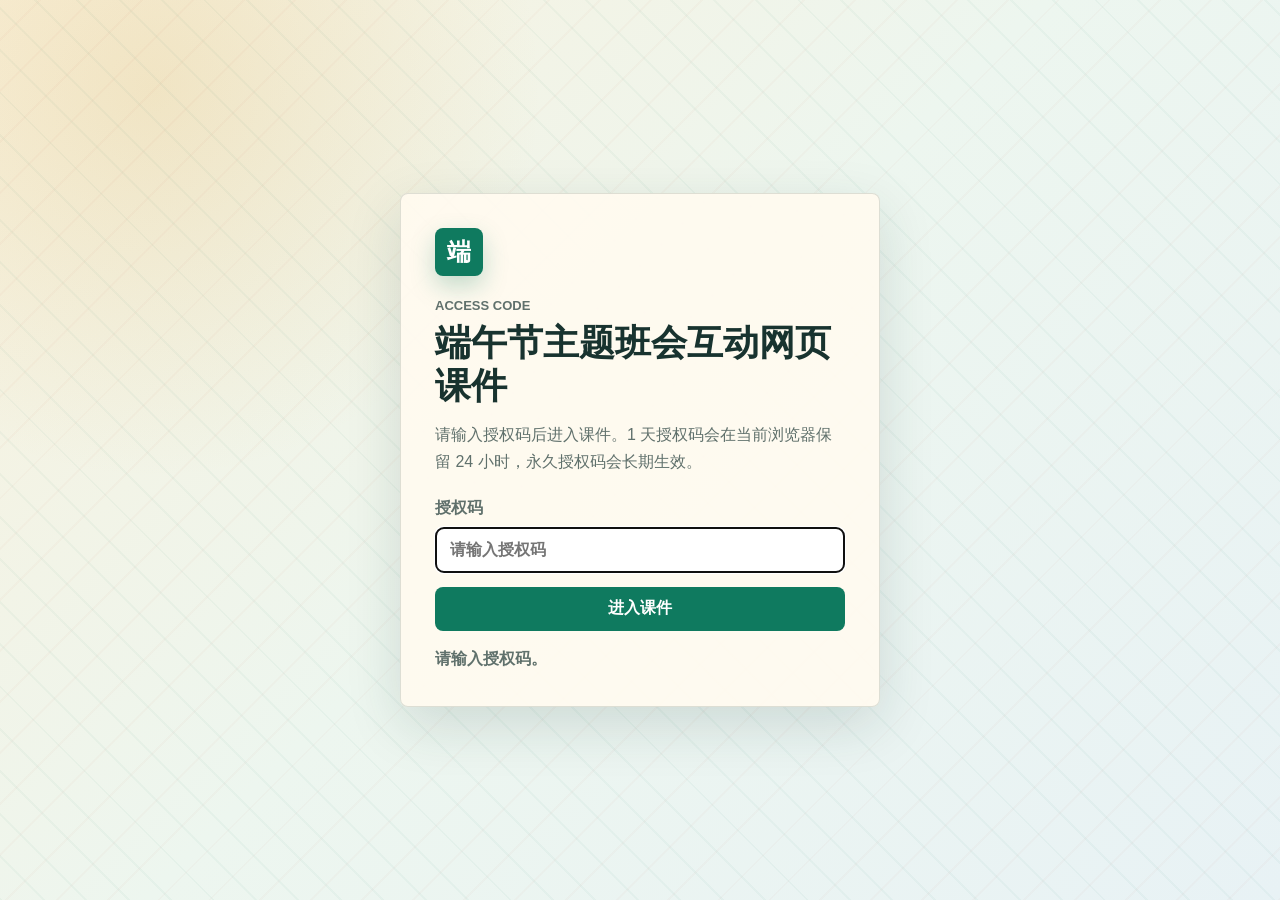
<file: index.html>
<!DOCTYPE html>
<html lang="zh-CN">
<head>
  <meta charset="UTF-8">
  <meta name="viewport" content="width=device-width, initial-scale=1.0">
  <title>端午节主题班会互动网页课件</title>
  <link rel="stylesheet" href="style.css">
</head>
<body class="auth-locked">
  <section class="auth-screen" aria-label="授权验证">
    <div class="auth-card">
      <div class="brand-mark">端</div>
      <span class="eyebrow">Access Code</span>
      <h1>端午节主题班会互动网页课件</h1>
      <p>请输入授权码后进入课件。1 天授权码会在当前浏览器保留 24 小时，永久授权码会长期生效。</p>
      <form class="auth-form" id="authForm">
        <label>
          授权码
          <input type="password" id="authCode" placeholder="请输入授权码" autocomplete="off">
        </label>
        <button class="primary-btn" type="submit">进入课件</button>
      </form>
      <p class="auth-message" id="authMessage" role="status" aria-live="polite"></p>
    </div>
  </section>
  <div class="app-shell">
    <aside class="sidebar" aria-label="主导航">
      <div class="brand">
        <div class="brand-mark">端</div>
        <div>
          <strong>端午节主题班会</strong>
          <span>互动网页课件</span>
        </div>
      </div>
      <nav class="nav-list">
        <button class="nav-item active" data-view="dashboard" aria-label="打开总览">总览</button>
        <button class="nav-item" data-view="learning" aria-label="打开学习中心">学习</button>
        <button class="nav-item" data-view="interaction" aria-label="打开互动中心">互动</button>
        <button class="nav-item" data-view="quiz" aria-label="打开知识闯关">闯关</button>
        <button class="nav-item" data-view="outcomes" aria-label="打开成果中心">成果</button>
      </nav>
      <div class="side-panel">
        <span>今日节令</span>
        <strong>仲夏端阳</strong>
        <p>粽叶清香，龙舟竞渡，五彩绳寄平安。</p>
        <button class="auth-logout" type="button" id="logoutAuth">退出授权</button>
      </div>
    </aside>

    <main class="main">
      <section class="view active" id="dashboard">
        <div class="hero">
          <div class="hero-copy">
            <span class="eyebrow">Dragon Boat Festival</span>
            <h1>端午节主题班会互动网页课件</h1>
            <p>围绕班会导入、文化学习、互动体验、知识检测和成果展示，把端午习俗做成可讲解、可参与、可生成成果的网页课件。</p>
            <div class="hero-actions">
              <button class="primary-btn" data-jump="learning">进入学习</button>
              <button class="primary-btn" data-jump="interaction">互动体验</button>
              <button class="primary-btn" data-jump="quiz">开始闯关</button>
              <button class="ghost-btn" data-jump="outcomes">查看成果</button>
            </div>
          </div>
          <div class="dragon-scene" aria-hidden="true">
            <div class="sun"></div>
            <div class="cloud cloud-one"></div>
            <div class="cloud cloud-two"></div>
            <div class="boat">
              <span></span><span></span><span></span><span></span>
            </div>
            <div class="waves wave-one"></div>
            <div class="waves wave-two"></div>
            <div class="zongzi zongzi-one"></div>
            <div class="zongzi zongzi-two"></div>
          </div>
        </div>

        <div class="today-panel">
          <div class="mini-heading">
            <span>Today Tasks</span>
            <strong>今日学习任务</strong>
          </div>
          <div class="today-grid" id="todayTasks"></div>
        </div>

        <div class="stats-grid">
          <article class="stat">
            <span>教学流程</span>
            <strong>5</strong>
            <p>目标、学习、互动、检测、报告完整闭环</p>
          </article>
          <article class="stat">
            <span>文化模块</span>
            <strong>10</strong>
            <p>由来、人物、习俗、饮食、诗词、地域、非遗与现代传承</p>
          </article>
          <article class="stat">
            <span>互动玩法</span>
            <strong>3</strong>
            <p>龙舟竞速、粽子工坊、端午活动打卡</p>
          </article>
          <article class="stat">
            <span>闯关题库</span>
            <strong>12</strong>
            <p>基础、理解、拓展三层题库，答完显示分数、称号和错题解析</p>
          </article>
          <article class="stat">
            <span>生成成果</span>
            <strong>PNG</strong>
            <p>自定义姓名、祝福语和主题后下载祝福卡</p>
          </article>
        </div>

        <div class="timeline">
          <div>
            <span class="step-index">01</span>
            <strong>明确学习目标</strong>
            <p>适合课堂导入，也适合家庭自主学习。</p>
          </div>
          <div>
            <span class="step-index">02</span>
            <strong>学习端午文化</strong>
            <p>先了解故事、习俗和节日符号。</p>
          </div>
          <div>
            <span class="step-index">03</span>
            <strong>体验龙舟竞速</strong>
            <p>通过操作获得分数，增强节日参与感。</p>
          </div>
          <div>
            <span class="step-index">04</span>
            <strong>完成知识闯关</strong>
            <p>通过题目检验学习成果，课件记录错题。</p>
          </div>
          <div>
            <span class="step-index">05</span>
            <strong>查看学习报告</strong>
            <p>汇总答题、互动、打卡和亲子任务。</p>
          </div>
          <div>
            <span class="step-index">06</span>
            <strong>生成祝福卡片</strong>
            <p>留下个人化的节日祝福并导出图片。</p>
          </div>
        </div>
      </section>

      <section class="view" id="learning">
        <div class="section-heading">
          <span class="eyebrow">Learning Center</span>
          <h2>学习中心</h2>
        </div>
        <div class="lesson-grid">
          <article class="lesson-card">
            <span>适用对象</span>
            <strong>小学中高年级 / 初中低年级</strong>
            <p>也适合家庭亲子共学、传统节日主题班会和综合实践活动。</p>
          </article>
          <article class="lesson-card">
            <span>建议时长</span>
            <strong>25-40 分钟</strong>
            <p>教师可按课堂时间选择完整流程或只使用文化学习、互动、报告三个部分。</p>
          </article>
          <article class="lesson-card">
            <span>学习目标</span>
            <strong>知习俗 · 会表达 · 能传承</strong>
            <p>了解端午来源和习俗，理解节日背后的情感价值，并完成一份可展示成果。</p>
          </article>
        </div>
        <div class="flow-board" id="flowBoard"></div>
        <div class="notice-grid">
          <article class="notice-card">
            <h3>给老师</h3>
            <p>建议按“目标导入 - 文化学习 - 互动体验 - 分层闯关 - 学习报告”组织课堂，可把报告作为课堂评价依据。</p>
          </article>
          <article class="notice-card">
            <h3>给家长</h3>
            <p>建议陪孩子完成亲子任务，聊一聊家乡端午习俗。课件只使用浏览器本地存储，不上传个人信息。</p>
          </article>
        </div>
        <div class="classroom-board">
          <div class="mini-heading">
            <span>Classroom Mode</span>
            <strong>课堂展示模式</strong>
          </div>
          <div class="classroom-stage" id="classroomStage">
            <span id="classroomStep">第 1 步</span>
            <h3 id="classroomTitle">目标导入</h3>
            <p id="classroomText">用 1 分钟说明今天要了解端午来源、习俗和传承价值。</p>
          </div>
          <div class="classroom-controls">
            <button class="ghost-btn" type="button" id="prevSlide">上一步</button>
            <button class="primary-btn" type="button" id="nextSlide">下一步</button>
            <button class="ghost-btn" type="button" id="resetSlide">回到开头</button>
          </div>
        </div>
        <div class="section-heading merged-heading">
          <span class="eyebrow">Culture Library</span>
          <h2>端午文化学习</h2>
        </div>
        <div class="culture-grid" id="cultureGrid"></div>
      </section>

      <section class="view" id="interaction">
        <div class="section-heading">
          <span class="eyebrow">Interactive Center</span>
          <h2>端午互动中心</h2>
        </div>
        <div class="game-layout">
          <div class="race-card">
            <div class="mini-heading">
              <span>玩法一</span>
              <strong>龙舟竞速</strong>
            </div>
            <div class="game-hud">
              <div>
                <span>得分</span>
                <strong id="gameScore">0</strong>
              </div>
              <div>
                <span>剩余</span>
                <strong id="gameTime">30s</strong>
              </div>
              <div>
                <span>状态</span>
                <strong id="gameState">待开始</strong>
              </div>
            </div>
            <div class="race-stage" id="raceStage" tabindex="0" aria-label="龙舟竞速游戏区域">
              <div class="lane lane-one"></div>
              <div class="lane lane-two"></div>
              <div class="lane lane-three"></div>
              <div class="player-boat" id="playerBoat">
                <span></span><span></span><span></span>
              </div>
            </div>
            <div class="game-controls">
              <button class="ghost-btn" type="button" id="moveUp">上移</button>
              <button class="primary-btn" type="button" id="startGame">开始游戏</button>
              <button class="ghost-btn" type="button" id="moveDown">下移</button>
            </div>
          </div>
          <aside class="result-panel game-panel">
            <span>玩法目标</span>
            <strong id="gameRank">击鼓待发</strong>
            <p id="gameTip">30 秒内收集粽子加 10 分，避开浪花和礁石。可用按钮或键盘上下方向键换道。</p>
            <div class="culture-tip">
              <strong>文化提示</strong>
              <p id="gameCultureNote">龙舟竞渡强调鼓点、方向和划手配合，是端午节中很能体现协作精神的活动。</p>
            </div>
            <div class="game-legend">
              <span><i class="legend-zongzi"></i>粽子 +10</span>
              <span><i class="legend-rock"></i>障碍 -8</span>
            </div>
          </aside>
        </div>

        <div class="interaction-grid">
          <section class="workshop-card">
            <div class="mini-heading">
              <span>玩法二</span>
              <strong>粽子工坊</strong>
            </div>
            <p class="muted-copy">根据目标口味选择合适配料，提交后课件会判断搭配是否准确。</p>
            <div class="recipe-target">
              <span>目标口味</span>
              <strong id="recipeName">加载中</strong>
              <p id="recipeHint"></p>
            </div>
            <div class="ingredient-grid" id="ingredientGrid"></div>
            <div class="workshop-actions">
              <button class="primary-btn" type="button" id="submitRecipe">提交搭配</button>
              <button class="ghost-btn" type="button" id="nextRecipe">换一个口味</button>
            </div>
            <div class="explain" id="recipeFeedback" role="status" aria-live="polite"></div>
          </section>

          <section class="workshop-card">
            <div class="mini-heading">
              <span>玩法三</span>
              <strong>端午活动打卡</strong>
            </div>
            <p class="muted-copy">完成活动任务，形成一份端午体验记录。</p>
            <div class="check-progress">
              <div>
                <strong id="checkCount">0/6</strong>
                <span>已完成</span>
              </div>
              <div class="mini-progress">
                <div id="checkBar"></div>
              </div>
            </div>
            <div class="task-list" id="taskList"></div>
            <button class="ghost-btn" type="button" id="resetTasks">清空打卡</button>
          </section>
        </div>
      </section>

      <section class="view" id="quiz">
        <div class="section-heading">
          <span class="eyebrow">Knowledge Challenge</span>
          <h2>端午知识闯关</h2>
        </div>
        <div class="quiz-layout">
          <div class="quiz-box" id="quizBox">
            <div class="level-tabs" id="levelTabs">
              <button class="active" type="button" data-level="基础">基础</button>
              <button type="button" data-level="理解">理解</button>
              <button type="button" data-level="拓展">拓展</button>
            </div>
            <div class="quiz-topline">
              <span id="quizProgress">第 1 / 8 题</span>
              <span id="quizScore">得分 0</span>
            </div>
            <h3 id="questionText"></h3>
            <div class="answers" id="answers"></div>
            <div class="explain" id="explain" role="status" aria-live="polite"></div>
            <div class="quiz-actions">
              <button class="primary-btn" id="nextQuestion">下一题</button>
              <button class="ghost-btn" id="restartQuiz">重新开始</button>
            </div>
          </div>

          <div class="quiz-box result-summary hidden" id="quizResult">
            <span class="eyebrow">Result</span>
            <h3 id="finalTitle">闯关完成</h3>
            <div class="score-ring">
              <strong id="finalScore">0</strong>
              <span>分</span>
            </div>
            <p id="finalText"></p>
            <div class="wrong-list" id="wrongList"></div>
            <div class="quiz-actions">
              <button class="primary-btn" id="retryFromResult">再闯一次</button>
              <button class="ghost-btn" data-jump="outcomes">制作祝福卡</button>
            </div>
          </div>

          <aside class="result-panel">
            <span>当前称号</span>
            <strong id="rankTitle">初入端阳</strong>
            <p id="rankText">完成闯关后会根据得分生成称号。</p>
            <div class="mini-progress">
              <div id="scoreBar"></div>
            </div>
          </aside>
        </div>
      </section>

      <section class="view" id="outcomes">
        <div class="section-heading">
          <span class="eyebrow">Outcomes</span>
          <h2>成果中心</h2>
        </div>
        <div class="report-layout">
          <section class="report-card report-main">
            <div class="mini-heading">
              <span>综合评价</span>
              <strong id="reportTitle">等待学习数据</strong>
            </div>
            <div class="report-score">
              <strong id="reportScore">0</strong>
              <span>综合分</span>
            </div>
            <p id="reportSummary">完成文化学习、互动游戏、知识闯关和打卡后，这里会生成学习反馈。</p>
            <div class="report-actions">
              <button class="primary-btn" type="button" id="refreshReport">刷新报告</button>
              <button class="ghost-btn" type="button" id="retryMistakes">错题再练</button>
              <button class="ghost-btn" type="button" id="downloadReport">导出报告</button>
              <button class="ghost-btn" type="button" id="downloadCertificate">生成证书</button>
              <button class="ghost-btn danger-btn" type="button" id="clearLearningData">清空学习记录</button>
            </div>
            <p class="certificate-hint" id="certificateHint">完成学习任务后，可生成“端午文化小达人”证书。</p>
          </section>
          <section class="report-card">
            <h3>学习数据</h3>
            <div class="metric-list" id="metricList"></div>
          </section>
          <section class="report-card">
            <h3>错题与建议</h3>
            <div class="wrong-list" id="reportWrongList"></div>
          </section>
          <section class="report-card">
            <h3>亲子任务</h3>
            <div class="parent-task-list" id="parentTaskList"></div>
          </section>
        </div>
        <div class="source-panel">
          <h3>资料来源与隐私说明</h3>
          <p>内容依据常见端午民俗知识整理，适合课堂活动和亲子共学使用。不同地区习俗存在差异，教学时可结合本地资料补充。</p>
          <p>本页面不要求真实姓名，不上传照片，不连接服务器；答题、打卡和祝福卡草稿仅保存在当前浏览器本地。</p>
          <div class="source-list">
            <span>建议补充资料</span>
            <strong>传统节日读本、地方民俗资料、非遗公开资料、学校校本课程材料</strong>
          </div>
        </div>
        <div class="section-heading merged-heading">
          <span class="eyebrow">Greeting Card</span>
          <h2>端午祝福卡生成</h2>
        </div>
        <div class="card-maker">
          <form class="card-form">
            <label>
              姓名
              <input type="text" id="cardName" value="李同学" maxlength="10">
            </label>
            <label>
              祝福语
              <textarea id="cardMessage" maxlength="48">端午安康，愿你一岁一安，一粽一念。</textarea>
            </label>
            <label>
              风格
              <select id="cardTheme">
                <option value="green">青粽雅韵</option>
                <option value="red">朱砂纳福</option>
                <option value="blue">龙舟竞渡</option>
              </select>
            </label>
            <button class="primary-btn" type="button" id="downloadCard">下载 PNG</button>
          </form>
          <div class="festival-card theme-green" id="festivalCard">
            <div class="card-ribbon">端午安康</div>
            <div class="card-visual">
              <div class="big-zongzi"></div>
              <div class="cord cord-one"></div>
              <div class="cord cord-two"></div>
            </div>
            <h3 id="previewName">李同学</h3>
            <p id="previewMessage">端午安康，愿你一岁一安，一粽一念。</p>
            <span>五月初五 · 粽叶飘香</span>
          </div>
        </div>
      </section>
    </main>
  </div>

  <script src="app.js"></script>
</body>
</html>
</file>
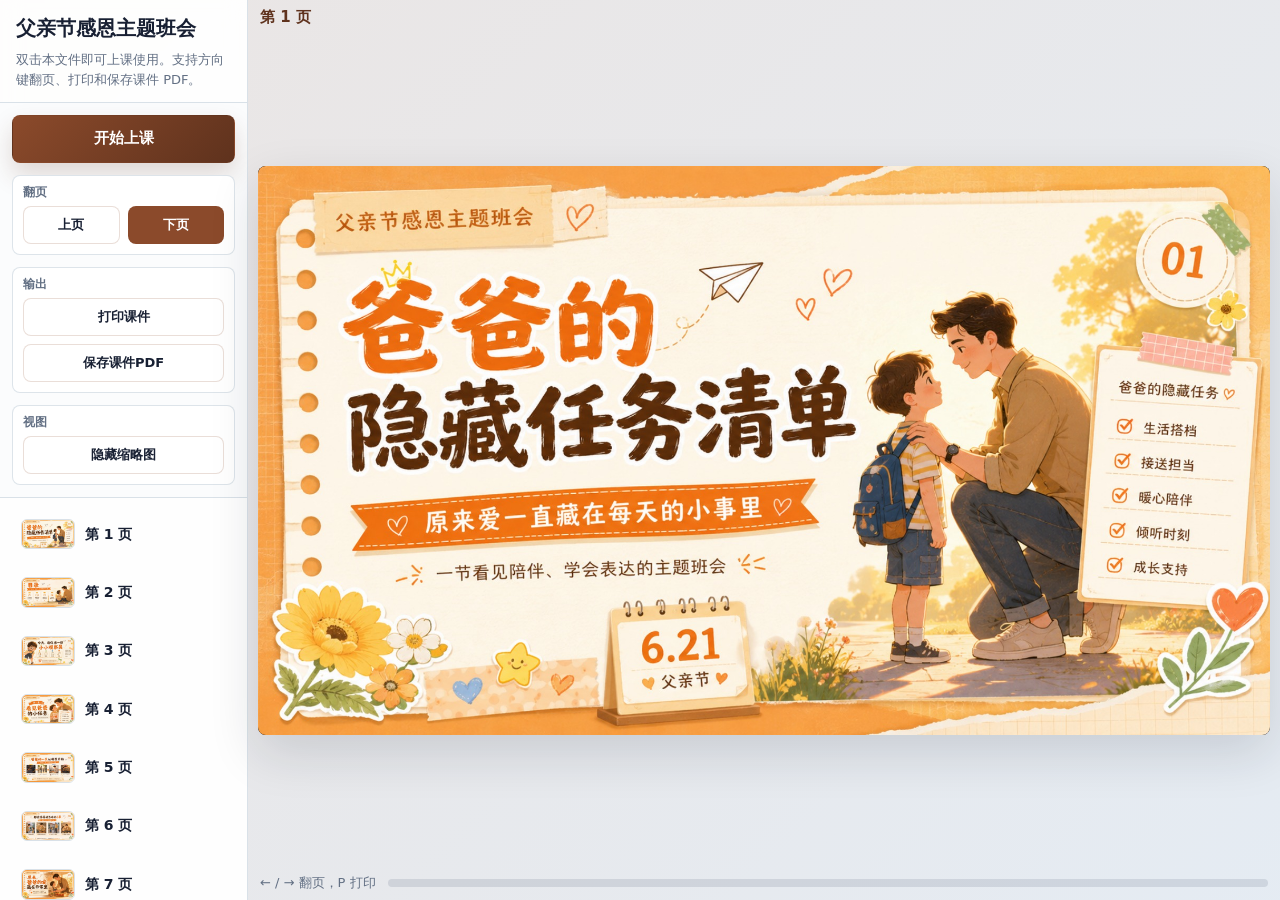
<file: fuqing/index.html>
<!doctype html>
<html lang="zh-CN">
<head>
  <meta charset="utf-8">
  <meta name="viewport" content="width=device-width, initial-scale=1">
  <title>父亲节感恩主题班会</title>
  <style>
    :root {
      --ink: #182033;
      --muted: #637084;
      --line: #d9e1e8;
      --paper: #ffffff;
      --bg: #f5f7f9;
      --accent: #8b4a2b;
      --accent-dark: #5f321d;
      --blue: #2563a8;
      --shadow: 0 18px 50px rgba(20, 31, 45, .14);
      font-family: "Microsoft YaHei", "PingFang SC", "Noto Sans CJK SC", system-ui, sans-serif;
    }

    * { box-sizing: border-box; }

    body {
      margin: 0;
      min-height: 100vh;
      color: var(--ink);
      background: linear-gradient(135deg, rgba(139, 74, 43, .10), rgba(37, 99, 168, .08)), var(--bg);
    }

    button, select { font: inherit; }

    .app {
      display: grid;
      grid-template-columns: 248px minmax(0, 1fr);
      height: 100vh;
      overflow: hidden;
      transition: grid-template-columns .18s ease;
    }

    .app.sidebar-collapsed {
      grid-template-columns: 0 minmax(0, 1fr);
    }

    .sidebar {
      display: grid;
      grid-template-rows: auto auto minmax(0, 1fr);
      height: 100vh;
      min-height: 0;
      border-right: 1px solid var(--line);
      background: rgba(255, 255, 255, .93);
      backdrop-filter: blur(10px);
      overflow: hidden;
    }

    .app.sidebar-collapsed .sidebar {
      visibility: hidden;
    }

    .brand {
      padding: 16px 16px 12px;
      border-bottom: 1px solid var(--line);
    }

    .brand h1 {
      margin: 0;
      font-size: 20px;
      line-height: 1.28;
      letter-spacing: 0;
    }

    .brand p {
      margin: 8px 0 0;
      color: var(--muted);
      font-size: 13px;
      line-height: 1.55;
    }

    .toolbar {
      display: grid;
      gap: 12px;
      padding: 12px;
      border-bottom: 1px solid var(--line);
      background: #fbfcfd;
    }

    .control-group {
      display: grid;
      gap: 8px;
      padding: 10px;
      border: 1px solid rgba(217, 225, 232, .88);
      border-radius: 8px;
      background: #fff;
    }

    .group-label {
      color: var(--muted);
      font-size: 12px;
      font-weight: 800;
      line-height: 1;
    }

    .btn-row {
      display: grid;
      grid-template-columns: repeat(2, 1fr);
      gap: 8px;
    }

    .btn {
      min-height: 38px;
      border: 1px solid rgba(139, 74, 43, .18);
      border-radius: 8px;
      background: #fff;
      color: var(--ink);
      cursor: pointer;
      font-weight: 800;
      font-size: 13px;
      letter-spacing: 0;
      transition: background .16s ease, border-color .16s ease, color .16s ease, box-shadow .16s ease, transform .16s ease;
    }

    .btn.primary {
      border-color: rgba(139, 74, 43, .26);
      background: var(--accent);
      color: #fff;
    }

    .btn:hover {
      border-color: rgba(139, 74, 43, .45);
      background: #fff;
      box-shadow: 0 8px 18px rgba(20, 31, 45, .08);
      transform: translateY(-1px);
    }

    .btn.primary:hover {
      background: var(--accent-dark);
      color: #fff;
    }

    .btn.play {
      min-height: 48px;
      border-color: transparent;
      border-radius: 8px;
      background: linear-gradient(135deg, var(--accent), var(--accent-dark));
      color: #fff;
      font-size: 15px;
      box-shadow: 0 12px 24px rgba(95, 50, 29, .18);
    }

    .btn:active {
      transform: translateY(0);
    }

    .jump {
      display: grid;
      grid-template-columns: minmax(0, 1fr) auto;
      gap: 8px;
      align-items: center;
    }

    .print-row {
      display: grid;
      grid-template-columns: 1fr;
      gap: 8px;
    }

    select {
      width: 100%;
      min-height: 38px;
      border: 1px solid var(--line);
      border-radius: 8px;
      background: #fff;
      padding: 8px 10px;
      color: var(--ink);
    }

    .counter {
      color: var(--muted);
      font-size: 13px;
      white-space: nowrap;
    }

    .thumbs {
      overflow: auto;
      padding: 12px;
    }

    .thumb {
      display: grid;
      grid-template-columns: 54px minmax(0, 1fr);
      gap: 10px;
      width: 100%;
      margin: 0 0 10px;
      padding: 8px;
      border: 1px solid transparent;
      border-radius: 8px;
      background: transparent;
      cursor: pointer;
      text-align: left;
    }

    .thumb.active {
      border-color: rgba(139, 74, 43, .45);
      background: #fff5ef;
    }

    .thumb img {
      width: 54px;
      aspect-ratio: 16 / 9;
      object-fit: cover;
      border-radius: 6px;
      border: 1px solid var(--line);
      background: #eef2f5;
    }

    .thumb span {
      align-self: center;
      min-width: 0;
      color: var(--ink);
      font-size: 14px;
      font-weight: 700;
      line-height: 1.35;
    }

    .stage {
      position: relative;
      display: grid;
      grid-template-rows: auto minmax(0, 1fr) auto;
      min-width: 0;
      height: 100vh;
      min-height: 0;
    }

    .open-sidebar {
      position: absolute;
      z-index: 4;
      top: 10px;
      left: 10px;
      display: none;
      min-height: 36px;
      border: 1px solid rgba(139, 74, 43, .24);
      border-radius: 999px;
      padding: 0 12px;
      color: var(--accent-dark);
      background: rgba(255, 255, 255, .92);
      cursor: pointer;
      font-size: 13px;
      font-weight: 800;
      box-shadow: 0 8px 18px rgba(20, 31, 45, .12);
    }

    .app.sidebar-collapsed .open-sidebar {
      display: inline-flex;
      align-items: center;
    }

    .topline {
      display: flex;
      justify-content: space-between;
      gap: 12px;
      align-items: center;
      padding: 8px 12px;
    }

    .topline strong {
      color: var(--accent-dark);
      font-size: 15px;
    }

    .topline a {
      color: var(--blue);
      font-size: 14px;
      font-weight: 700;
      text-decoration: none;
    }

    .viewer-wrap {
      display: grid;
      place-items: center;
      min-height: 0;
      padding: 0 10px 8px;
    }

    .viewer {
      position: relative;
      width: min(100%, calc((100vh - 68px) * 16 / 9));
      aspect-ratio: 16 / 9;
      border-radius: 8px;
      overflow: hidden;
      background: #111827;
      box-shadow: var(--shadow);
    }

    .page-toast {
      position: fixed;
      z-index: 2147483647;
      right: 32px;
      bottom: 32px;
      min-width: 148px;
      border-radius: 999px;
      padding: 16px 24px;
      color: #fff;
      background: rgba(0, 0, 0, .74);
      font-size: clamp(34px, 4vw, 56px);
      font-weight: 900;
      text-align: center;
      opacity: 0;
      transform: translateY(10px) scale(.98);
      transition: opacity .18s ease, transform .18s ease;
      pointer-events: none;
      box-shadow: 0 18px 42px rgba(0, 0, 0, .28);
    }

    .page-toast.show {
      opacity: 1;
      transform: translateY(0) scale(1);
    }

    .viewer img {
      display: block;
      width: 100%;
      height: 100%;
      object-fit: contain;
      background: #111827;
    }

    .load-error {
      position: absolute;
      inset: 0;
      display: none;
      place-items: center;
      padding: 24px;
      color: #fff;
      background: #111827;
      text-align: center;
      line-height: 1.7;
      font-weight: 700;
    }

    .viewer.error .load-error {
      display: grid;
    }

    .nav-hit {
      position: absolute;
      top: 0;
      bottom: 0;
      width: 24%;
      border: 0;
      background: transparent;
      cursor: pointer;
    }

    .nav-hit.prev { left: 0; }
    .nav-hit.next { right: 0; }

    .footer {
      display: flex;
      justify-content: space-between;
      gap: 12px;
      align-items: center;
      padding: 0 12px 8px;
      color: var(--muted);
      font-size: 13px;
    }

    .progress {
      flex: 1;
      height: 8px;
      border-radius: 999px;
      background: rgba(99, 112, 132, .18);
      overflow: hidden;
    }

    .bar {
      width: 0%;
      height: 100%;
      background: linear-gradient(90deg, var(--accent), var(--blue));
      transition: width .18s ease;
    }

    .print-pages { display: none; }

    .sr-only {
      position: absolute;
      width: 1px;
      height: 1px;
      padding: 0;
      margin: -1px;
      overflow: hidden;
      clip: rect(0, 0, 0, 0);
      white-space: nowrap;
      border: 0;
    }

    :fullscreen .app {
      grid-template-columns: 1fr;
      background: #000;
    }

    :fullscreen .sidebar,
    :fullscreen .topline,
    :fullscreen .footer,
    :fullscreen .open-sidebar {
      display: none;
    }

    :fullscreen .stage {
      height: 100vh;
      background: #000;
    }

    :fullscreen .viewer-wrap {
      padding: 0;
    }

    :fullscreen .viewer {
      width: 100vw;
      height: 100vh;
      border-radius: 0;
      box-shadow: none;
    }

    :fullscreen .viewer img {
      width: 100vw;
      height: 100vh;
    }

    @media (max-width: 880px) {
      .app {
        grid-template-columns: 1fr;
        height: auto;
        min-height: 100vh;
        overflow: visible;
      }

      .app.sidebar-collapsed {
        grid-template-columns: 1fr;
      }

      .sidebar {
        height: auto;
        border-right: 0;
        border-bottom: 1px solid var(--line);
      }

      .app.sidebar-collapsed .sidebar {
        display: none;
      }
      .thumbs {
        display: flex;
        gap: 10px;
        overflow-x: auto;
        padding: 10px 14px 12px;
      }
      .thumb {
        flex: 0 0 154px;
        grid-template-columns: 1fr;
      }
      .thumb img { width: 100%; }
      .stage {
        height: auto;
        min-height: auto;
      }
      .viewer { width: 100%; }
    }

    @media print {
      html,
      body {
        margin: 0;
        padding: 0;
        background: #fff;
      }
      .app { display: none; }
      .print-pages {
        display: block;
        margin: 0;
        padding: 0;
      }
      .print-pages img {
        display: block;
        margin: 0;
        object-fit: contain;
        object-position: center center;
        break-after: page;
        page-break-after: always;
      }

      .print-pages img:last-child {
        break-after: auto;
        page-break-after: auto;
      }

      body.print-a4,
      body.print-a4 .print-pages img {
        width: 297mm;
        height: 210mm;
      }

      body.print-wide,
      body.print-wide .print-pages img {
        width: 16in;
        height: 9in;
      }
    }
  </style>
</head>
<body>
  <main class="app">
    <select class="sr-only" id="slideSelect" aria-label="选择页码"></select>
    <aside class="sidebar" aria-label="课件导航">
      <section class="brand">
        <h1>父亲节感恩主题班会</h1>
        <p>双击本文件即可上课使用。支持方向键翻页、打印和保存课件 PDF。</p>
      </section>

      <section class="toolbar" aria-label="播放控制">
        <button class="btn play" id="startBtn" type="button">开始上课</button>

        <div class="control-group">
          <div class="group-label">翻页</div>
          <div class="btn-row">
            <button class="btn" id="prevBtn" type="button">上页</button>
            <button class="btn primary" id="nextBtn" type="button">下页</button>
          </div>
        </div>

        <div class="control-group">
          <div class="group-label">输出</div>
          <div class="print-row">
            <button class="btn" id="printBtn" type="button">打印课件</button>
            <button class="btn" id="exportBtn" type="button">保存课件PDF</button>
          </div>
        </div>

        <div class="control-group">
          <div class="group-label">视图</div>
          <button class="btn" id="collapseBtn" type="button">隐藏缩略图</button>
        </div>
      </section>

      <nav class="thumbs" id="thumbs" aria-label="缩略图"></nav>
    </aside>

    <section class="stage" aria-label="课件播放区">
      <button class="open-sidebar" id="openSidebarBtn" type="button">展开侧栏</button>
      <header class="topline">
        <strong id="slideLabel">第 1 页</strong>
      </header>

      <div class="viewer-wrap">
        <figure class="viewer" id="viewer">
          <img id="slideImage" src="assets/slides/slide-01.jpg" alt="父亲节感恩主题班会第 1 页">
          <div class="load-error" id="loadError">当前页面图片未能加载。请确认 assets/slides 文件夹与 index.html 放在同一目录下。</div>
          <button class="nav-hit prev" id="hitPrev" type="button" aria-label="上一页"></button>
          <button class="nav-hit next" id="hitNext" type="button" aria-label="下一页"></button>
        </figure>
      </div>

      <footer class="footer">
        <span>← / → 翻页，P 打印</span>
        <div class="progress" aria-hidden="true"><div class="bar" id="bar"></div></div>
      </footer>
    </section>
  </main>

  <section class="print-pages" id="printPages" aria-hidden="true"></section>
  <div class="page-toast" id="pageToast" role="status" aria-live="polite">1 / 24</div>

  <script>
    const total = 24;
    const app = document.querySelector(".app");
    const viewer = document.querySelector("#viewer");
    const slideImage = document.querySelector("#slideImage");
    const slideLabel = document.querySelector("#slideLabel");
    const slideSelect = document.querySelector("#slideSelect");
    const counter = document.querySelector("#counter");
    const thumbs = document.querySelector("#thumbs");
    const bar = document.querySelector("#bar");
    const printPages = document.querySelector("#printPages");
    const pageToast = document.querySelector("#pageToast");
    const printPageStyle = document.createElement("style");
    document.head.appendChild(printPageStyle);
    const storageKey = "fatherday-class-meeting-current-slide";
    let toastTimer;
    let current = 1;

    function pad(num) {
      return String(num).padStart(2, "0");
    }

    function slideSrc(num) {
      return `assets/slides/slide-${pad(num)}.jpg`;
    }

    function thumbSrc(num) {
      return `assets/thumbs/thumb-${pad(num)}.jpg`;
    }

    function saveCurrentSlide() {
      try {
        localStorage.setItem(storageKey, String(current));
      } catch {}
    }

    function readSavedSlide() {
      try {
        const saved = Number(localStorage.getItem(storageKey));
        return Number.isFinite(saved) && saved >= 1 && saved <= total ? saved : 1;
      } catch {
        return 1;
      }
    }

    function flashPageToast() {
      if (!document.body.contains(pageToast)) {
        document.body.appendChild(pageToast);
      }
      pageToast.textContent = `${current} / ${total}`;
      clearTimeout(toastTimer);
      pageToast.classList.remove("show");
      pageToast.style.cssText = [
        "position: fixed",
        "right: 32px",
        "bottom: 32px",
        "z-index: 2147483647",
        "display: block",
        "visibility: visible",
        "min-width: 148px",
        "padding: 16px 24px",
        "border-radius: 999px",
        "background: rgba(0, 0, 0, .78)",
        "color: #fff",
        "font-size: clamp(34px, 4vw, 56px)",
        "font-weight: 900",
        "line-height: 1",
        "text-align: center",
        "box-shadow: 0 18px 42px rgba(0, 0, 0, .32)",
        "pointer-events: none",
        "opacity: 1",
        "transform: translateY(0) scale(1)",
        "transition: opacity .22s ease, transform .22s ease"
      ].join("; ");
      void pageToast.offsetHeight;
      toastTimer = setTimeout(() => {
        pageToast.style.opacity = "0";
        pageToast.style.transform = "translateY(12px) scale(.96)";
      }, 1000);
    }

    function showSlide(num, options = {}) {
      const { flash = true } = options;
      current = Math.min(total, Math.max(1, num));
      viewer.classList.remove("error");
      slideImage.src = slideSrc(current);
      slideImage.alt = `父亲节感恩主题班会第 ${current} 页`;
      slideLabel.textContent = `第 ${current} 页`;
      counter.textContent = `${current} / ${total}`;
      slideSelect.value = String(current);
      bar.style.width = `${(current / total) * 100}%`;
      saveCurrentSlide();
      if (flash) {
        flashPageToast();
      }
      document.querySelectorAll(".thumb").forEach((button) => {
        button.classList.toggle("active", Number(button.dataset.slide) === current);
      });
      const active = document.querySelector(".thumb.active");
      if (active) {
        thumbs.scrollTop = active.offsetTop - (thumbs.clientHeight - active.offsetHeight) / 2;
        thumbs.scrollLeft = active.offsetLeft - (thumbs.clientWidth - active.offsetWidth) / 2;
      }

      const nextImage = new Image();
      nextImage.src = slideSrc(Math.min(total, current + 1));
    }

    function next() {
      showSlide(current + 1);
    }

    function prev() {
      showSlide(current - 1);
    }

    function startPlay() {
      app.classList.add("sidebar-collapsed");
      document.documentElement.requestFullscreen?.();
    }

    function collapseSidebar() {
      app.classList.add("sidebar-collapsed");
    }

    function openSidebar() {
      app.classList.remove("sidebar-collapsed");
    }

    function setPrintMode(mode) {
      document.body.classList.toggle("print-a4", mode === "a4");
      document.body.classList.toggle("print-wide", mode === "wide");
      printPageStyle.textContent = mode === "wide"
        ? "@page { size: 16in 9in; margin: 0; }"
        : "@page { size: A4 landscape; margin: 0; }";
    }

    function printForPaper() {
      setPrintMode("a4");
      window.print();
    }

    function exportWideDeck() {
      setPrintMode("wide");
      window.print();
    }

    for (let i = 1; i <= total; i += 1) {
      const option = document.createElement("option");
      option.value = String(i);
      option.textContent = `第 ${i} 页`;
      slideSelect.appendChild(option);

      const thumb = document.createElement("button");
      thumb.type = "button";
      thumb.className = "thumb";
      thumb.dataset.slide = String(i);
      thumb.innerHTML = `<img src="${thumbSrc(i)}" alt="第 ${i} 页缩略图"><span>第 ${i} 页</span>`;
      thumb.addEventListener("click", () => showSlide(i));
      thumbs.appendChild(thumb);

      const printImage = document.createElement("img");
      printImage.src = slideSrc(i);
      printImage.alt = `父亲节感恩主题班会第 ${i} 页`;
      printPages.appendChild(printImage);
    }

    slideImage.addEventListener("error", () => viewer.classList.add("error"));
    slideImage.addEventListener("load", () => viewer.classList.remove("error"));

    document.querySelector("#startBtn").addEventListener("click", startPlay);
    document.querySelector("#prevBtn").addEventListener("click", prev);
    document.querySelector("#nextBtn").addEventListener("click", next);
    document.querySelector("#hitPrev").addEventListener("click", prev);
    document.querySelector("#hitNext").addEventListener("click", next);
    document.querySelector("#collapseBtn").addEventListener("click", collapseSidebar);
    document.querySelector("#openSidebarBtn").addEventListener("click", openSidebar);
    document.querySelector("#printBtn").addEventListener("click", printForPaper);
    document.querySelector("#exportBtn").addEventListener("click", exportWideDeck);
    slideSelect.addEventListener("change", () => showSlide(Number(slideSelect.value)));
    viewer.addEventListener("click", (event) => {
      if (event.button !== 0) {
        return;
      }
      event.preventDefault();
      event.stopImmediatePropagation();
      next();
    }, true);
    document.addEventListener("fullscreenchange", () => {
      if (!document.fullscreenElement) {
        openSidebar();
      }
    });

    document.addEventListener("keydown", (event) => {
      if (event.key === "ArrowRight" || event.key === "PageDown" || event.key === " ") {
        event.preventDefault();
        next();
      }
      if (event.key === "ArrowLeft" || event.key === "PageUp") {
        event.preventDefault();
        prev();
      }
      if (event.key.toLowerCase() === "p") {
        printForPaper();
      }
    });

    setPrintMode("a4");
    showSlide(readSavedSlide(), { flash: false });
  </script>
</body>
</html>
</file>
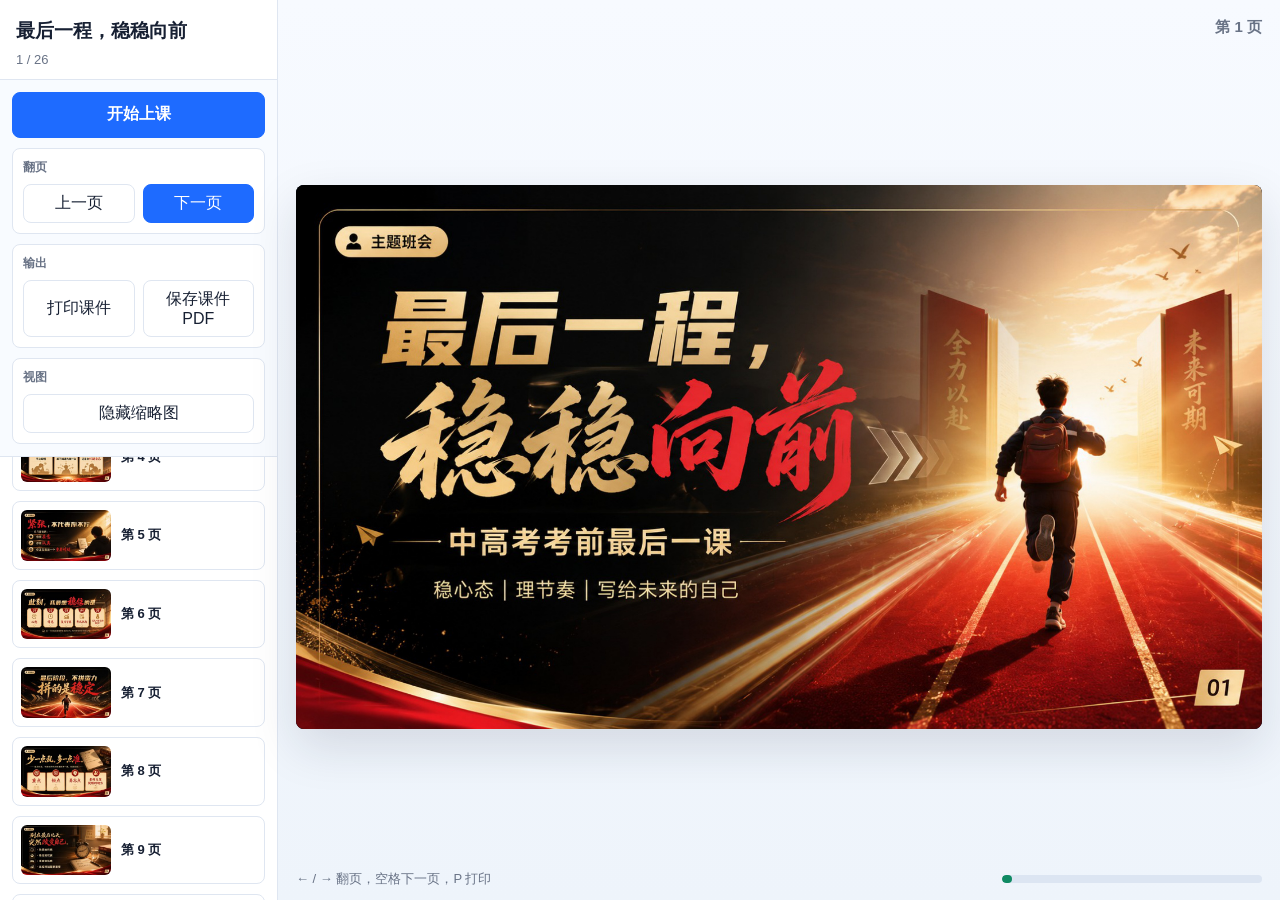
<file: gaokao/index.html>
<!doctype html>
<html lang="zh-CN">
<head>
  <meta charset="UTF-8">
  <meta name="viewport" content="width=device-width, initial-scale=1.0">
  <title>最后一程，稳稳向前</title>
  <style>
    :root {
      --bg: #f4f7fb;
      --panel: #ffffff;
      --ink: #172033;
      --muted: #697386;
      --line: #dfe6f1;
      --blue: #1e6bff;
      --blue-dark: #1553c7;
      --green: #0f8a63;
      --shadow: 0 18px 48px rgba(23, 32, 51, .13);
      font-family: "Microsoft YaHei", "PingFang SC", "Noto Sans CJK SC", Arial, sans-serif;
    }

    * { box-sizing: border-box; }

    html,
    body {
      margin: 0;
      width: 100%;
      min-height: 100%;
      background: var(--bg);
      color: var(--ink);
    }

    body { overflow: hidden; }
    button, select { font: inherit; }

    .app {
      display: grid;
      grid-template-columns: 278px minmax(0, 1fr);
      height: 100vh;
      background: var(--bg);
    }

    .app.sidebar-collapsed { grid-template-columns: minmax(0, 1fr); }

    .sidebar {
      min-width: 0;
      height: 100vh;
      display: flex;
      flex-direction: column;
      border-right: 1px solid var(--line);
      background: var(--panel);
    }

    .app.sidebar-collapsed .sidebar { display: none; }

    .brand {
      padding: 18px 16px 12px;
      border-bottom: 1px solid var(--line);
    }

    .brand h1 {
      margin: 0;
      font-size: 19px;
      line-height: 1.35;
      letter-spacing: 0;
    }

    .brand p {
      margin: 8px 0 0;
      color: var(--muted);
      font-size: 13px;
    }

    .tools {
      display: grid;
      gap: 10px;
      padding: 12px;
      border-bottom: 1px solid var(--line);
      background: #f8fbff;
    }

    .btn {
      min-height: 38px;
      border: 1px solid var(--line);
      border-radius: 8px;
      padding: 8px 12px;
      color: var(--ink);
      background: #fff;
      cursor: pointer;
      transition: background .15s ease, border-color .15s ease, transform .15s ease;
    }

    .btn:hover {
      border-color: #b7c6dd;
      background: #f7faff;
    }

    .btn:active { transform: translateY(1px); }

    .btn.primary,
    .btn.play {
      border-color: var(--blue);
      color: #fff;
      background: var(--blue);
    }

    .btn.primary:hover,
    .btn.play:hover {
      border-color: var(--blue-dark);
      background: var(--blue-dark);
    }

    .btn.play {
      min-height: 46px;
      font-weight: 800;
      font-size: 16px;
    }

    .control-group {
      display: grid;
      gap: 8px;
      padding: 10px;
      border: 1px solid var(--line);
      border-radius: 8px;
      background: #fff;
    }

    .group-label {
      color: var(--muted);
      font-size: 12px;
      font-weight: 800;
    }

    .btn-row,
    .print-row {
      display: grid;
      grid-template-columns: 1fr 1fr;
      gap: 8px;
    }

    .thumbs {
      flex: 1;
      min-height: 0;
      overflow: auto;
      padding: 12px;
      display: grid;
      gap: 10px;
      align-content: start;
    }

    .thumb {
      display: grid;
      grid-template-columns: 90px minmax(0, 1fr);
      gap: 10px;
      align-items: center;
      width: 100%;
      border: 1px solid var(--line);
      border-radius: 8px;
      padding: 8px;
      text-align: left;
      color: var(--ink);
      background: #fff;
      cursor: pointer;
    }

    .thumb:hover {
      border-color: #b4c3d8;
      background: #f7faff;
    }

    .thumb.active {
      border-color: var(--blue);
      box-shadow: 0 0 0 2px rgba(30, 107, 255, .16);
    }

    .thumb img {
      width: 90px;
      aspect-ratio: 16 / 9;
      object-fit: cover;
      border-radius: 6px;
      background: #edf2f7;
    }

    .thumb span {
      overflow: hidden;
      white-space: nowrap;
      text-overflow: ellipsis;
      font-weight: 800;
      font-size: 13px;
    }

    .stage {
      position: relative;
      min-width: 0;
      height: 100vh;
      display: grid;
      grid-template-rows: auto minmax(0, 1fr) auto;
      background: linear-gradient(180deg, #f7faff 0%, #eef4fb 100%);
    }

    .open-sidebar {
      position: absolute;
      z-index: 10;
      top: 14px;
      left: 14px;
      display: none;
      min-height: 36px;
      border: 1px solid var(--line);
      border-radius: 8px;
      padding: 7px 12px;
      color: var(--ink);
      background: rgba(255, 255, 255, .92);
      box-shadow: 0 10px 26px rgba(23, 32, 51, .14);
      cursor: pointer;
    }

    .app.sidebar-collapsed .open-sidebar {
      display: inline-flex;
      align-items: center;
    }

    .topline {
      display: flex;
      align-items: center;
      justify-content: flex-end;
      gap: 12px;
      min-height: 54px;
      padding: 10px 18px;
    }

    .topline strong {
      color: var(--muted);
      font-size: 15px;
    }

    .viewer-wrap {
      min-height: 0;
      display: grid;
      place-items: center;
      padding: 0 18px 10px;
    }

    .viewer {
      position: relative;
      width: min(100%, calc((100vh - 104px) * 16 / 9));
      max-height: calc(100vh - 104px);
      margin: 0;
      aspect-ratio: 16 / 9;
      overflow: hidden;
      border-radius: 8px;
      background: #111827;
      box-shadow: var(--shadow);
      cursor: pointer;
    }

    .viewer img {
      display: block;
      width: 100%;
      height: 100%;
      object-fit: contain;
      background: #111827;
      user-select: none;
    }

    .load-error {
      position: absolute;
      inset: 0;
      display: none;
      place-items: center;
      padding: 24px;
      color: #fff;
      background: rgba(17, 24, 39, .9);
      text-align: center;
      font-weight: 700;
    }

    .viewer.error .load-error { display: grid; }

    .page-toast {
      position: fixed;
      right: 32px;
      bottom: 32px;
      z-index: 2147483647;
      display: block;
      min-width: 148px;
      padding: 16px 24px;
      border-radius: 999px;
      color: #fff;
      background: rgba(0, 0, 0, .78);
      font-size: clamp(34px, 4vw, 56px);
      font-weight: 900;
      line-height: 1;
      text-align: center;
      box-shadow: 0 18px 42px rgba(0, 0, 0, .32);
      pointer-events: none;
      opacity: 0;
      transform: translateY(12px) scale(.96);
      transition: opacity .22s ease, transform .22s ease;
    }

    .footer {
      display: flex;
      align-items: center;
      justify-content: space-between;
      gap: 12px;
      padding: 0 18px 12px;
      color: var(--muted);
      font-size: 13px;
    }

    .progress {
      flex: 1;
      max-width: 260px;
      height: 8px;
      overflow: hidden;
      border-radius: 999px;
      background: #dce5f2;
    }

    .bar {
      width: 0;
      height: 100%;
      border-radius: inherit;
      background: var(--green);
      transition: width .2s ease;
    }

    .sr-only {
      position: absolute;
      width: 1px;
      height: 1px;
      overflow: hidden;
      clip: rect(0, 0, 0, 0);
      white-space: nowrap;
      border: 0;
    }

    .print-pages { display: none; }

    :fullscreen .app {
      grid-template-columns: 1fr;
      background: #000;
    }

    :fullscreen .sidebar,
    :fullscreen .topline,
    :fullscreen .footer,
    :fullscreen .open-sidebar {
      display: none;
    }

    :fullscreen .stage {
      height: 100vh;
      background: #000;
    }

    :fullscreen .viewer-wrap { padding: 0; }

    :fullscreen .viewer {
      width: 100vw;
      max-height: none;
      height: 100vh;
      border-radius: 0;
      box-shadow: none;
    }

    :fullscreen .viewer img {
      width: 100vw;
      height: 100vh;
    }

    @media (max-width: 900px) {
      body { overflow: auto; }

      .app {
        grid-template-columns: 1fr;
        height: auto;
        min-height: 100vh;
      }

      .sidebar {
        height: auto;
        border-right: 0;
        border-bottom: 1px solid var(--line);
      }

      .app.sidebar-collapsed .sidebar { display: none; }

      .thumbs {
        display: flex;
        overflow-x: auto;
      }

      .thumb {
        flex: 0 0 154px;
        grid-template-columns: 1fr;
      }

      .thumb img { width: 100%; }

      .stage { height: auto; }

      .viewer {
        width: 100%;
        max-height: none;
      }
    }

    @media print {
      @page {
        size: 16in 9in;
        margin: 0;
      }

      html,
      body {
        margin: 0;
        padding: 0;
        background: #fff;
      }

      .app,
      .page-toast {
        display: none !important;
      }

      .print-pages { display: block; }

      .print-pages img {
        display: block;
        width: 100vw;
        height: 100vh;
        margin: 0;
        object-fit: contain;
        object-position: center center;
        break-after: page;
        page-break-after: always;
      }

      .print-pages img:last-child {
        break-after: auto;
        page-break-after: auto;
      }
    }
  </style>
</head>
<body>
  <main class="app" id="app">
    <aside class="sidebar" aria-label="课件导航">
      <section class="brand">
        <h1>最后一程，稳稳向前</h1>
        <p id="counter">1 / 26</p>
      </section>

      <section class="tools">
        <button class="btn play" id="startBtn" type="button">开始上课</button>
        <select class="sr-only" id="slideSelect" aria-label="选择页码"></select>

        <div class="control-group">
          <div class="group-label">翻页</div>
          <div class="btn-row">
            <button class="btn" id="prevBtn" type="button">上一页</button>
            <button class="btn primary" id="nextBtn" type="button">下一页</button>
          </div>
        </div>

        <div class="control-group">
          <div class="group-label">输出</div>
          <div class="print-row">
            <button class="btn" id="printBtn" type="button">打印课件</button>
            <button class="btn" id="exportBtn" type="button">保存课件PDF</button>
          </div>
        </div>

        <div class="control-group">
          <div class="group-label">视图</div>
          <button class="btn" id="collapseBtn" type="button">隐藏缩略图</button>
        </div>
      </section>

      <nav class="thumbs" id="thumbs" aria-label="缩略图"></nav>
    </aside>

    <section class="stage" aria-label="课件播放区">
      <button class="open-sidebar" id="openSidebarBtn" type="button">展开侧栏</button>
      <header class="topline">
        <strong id="slideLabel">第 1 页</strong>
      </header>

      <div class="viewer-wrap">
        <figure class="viewer" id="viewer">
          <img id="slideImage" src="assets/slides/slide-01.jpg" alt="最后一程，稳稳向前第 1 页" draggable="false">
          <div class="load-error" id="loadError">当前页面图片未能加载。请确认 assets/slides 文件夹与 index.html 放在同一目录下。</div>
        </figure>
      </div>

      <footer class="footer">
        <span>← / → 翻页，空格下一页，P 打印</span>
        <div class="progress" aria-hidden="true"><div class="bar" id="bar"></div></div>
      </footer>
    </section>
  </main>

  <section class="print-pages" id="printPages" aria-hidden="true"></section>
  <div class="page-toast" id="pageToast" role="status" aria-live="polite">1 / 26</div>

  <script>
    const total = 26;
    const app = document.querySelector("#app");
    const viewer = document.querySelector("#viewer");
    const slideImage = document.querySelector("#slideImage");
    const slideLabel = document.querySelector("#slideLabel");
    const slideSelect = document.querySelector("#slideSelect");
    const counter = document.querySelector("#counter");
    const thumbs = document.querySelector("#thumbs");
    const bar = document.querySelector("#bar");
    const printPages = document.querySelector("#printPages");
    const pageToast = document.querySelector("#pageToast");
    const storageKey = "last-journey-class-meeting-current-slide";
    let current = 1;
    let toastTimer;

    function pad(num) {
      return String(num).padStart(2, "0");
    }

    function slideSrc(num) {
      return `assets/slides/slide-${pad(num)}.jpg`;
    }

    function thumbSrc(num) {
      return `assets/thumbs/thumb-${pad(num)}.jpg`;
    }

    function saveCurrentSlide() {
      try {
        localStorage.setItem(storageKey, String(current));
      } catch {}
    }

    function readSavedSlide() {
      try {
        const saved = Number(localStorage.getItem(storageKey));
        return Number.isFinite(saved) && saved >= 1 && saved <= total ? saved : 1;
      } catch {
        return 1;
      }
    }

    function flashPageToast() {
      pageToast.textContent = `${current} / ${total}`;
      clearTimeout(toastTimer);
      pageToast.style.opacity = "1";
      pageToast.style.transform = "translateY(0) scale(1)";
      toastTimer = setTimeout(() => {
        pageToast.style.opacity = "0";
        pageToast.style.transform = "translateY(12px) scale(.96)";
      }, 1000);
    }

    function showSlide(num, options = {}) {
      const { flash = true } = options;
      const nextSlide = Math.min(total, Math.max(1, num));
      const changed = nextSlide !== current;
      current = nextSlide;
      viewer.classList.remove("error");
      slideImage.src = slideSrc(current);
      slideImage.alt = `最后一程，稳稳向前第 ${current} 页`;
      slideLabel.textContent = `第 ${current} 页`;
      counter.textContent = `${current} / ${total}`;
      slideSelect.value = String(current);
      bar.style.width = `${(current / total) * 100}%`;
      saveCurrentSlide();

      if (flash && changed) {
        flashPageToast();
      }

      document.querySelectorAll(".thumb").forEach((button) => {
        button.classList.toggle("active", Number(button.dataset.slide) === current);
      });

      const active = document.querySelector(".thumb.active");
      if (active) {
        thumbs.scrollTop = active.offsetTop - (thumbs.clientHeight - active.offsetHeight) / 2;
        thumbs.scrollLeft = active.offsetLeft - (thumbs.clientWidth - active.offsetWidth) / 2;
      }

      const nextImage = new Image();
      nextImage.src = slideSrc(Math.min(total, current + 1));
    }

    function next() {
      showSlide(current + 1);
    }

    function prev() {
      showSlide(current - 1);
    }

    function startPlay() {
      app.classList.add("sidebar-collapsed");
      document.documentElement.requestFullscreen?.();
    }

    function collapseSidebar() {
      app.classList.add("sidebar-collapsed");
    }

    function openSidebar() {
      app.classList.remove("sidebar-collapsed");
    }

    function printDeck() {
      window.print();
    }

    for (let i = 1; i <= total; i += 1) {
      const option = document.createElement("option");
      option.value = String(i);
      option.textContent = `第 ${i} 页`;
      slideSelect.appendChild(option);

      const thumb = document.createElement("button");
      thumb.type = "button";
      thumb.className = "thumb";
      thumb.dataset.slide = String(i);
      thumb.innerHTML = `<img src="${thumbSrc(i)}" alt="第 ${i} 页缩略图"><span>第 ${i} 页</span>`;
      thumb.addEventListener("click", () => showSlide(i));
      thumbs.appendChild(thumb);

      const printImage = document.createElement("img");
      printImage.src = slideSrc(i);
      printImage.alt = `最后一程，稳稳向前第 ${i} 页`;
      printPages.appendChild(printImage);
    }

    slideImage.addEventListener("error", () => viewer.classList.add("error"));
    slideImage.addEventListener("load", () => viewer.classList.remove("error"));

    document.querySelector("#startBtn").addEventListener("click", startPlay);
    document.querySelector("#prevBtn").addEventListener("click", prev);
    document.querySelector("#nextBtn").addEventListener("click", next);
    document.querySelector("#collapseBtn").addEventListener("click", collapseSidebar);
    document.querySelector("#openSidebarBtn").addEventListener("click", openSidebar);
    document.querySelector("#printBtn").addEventListener("click", printDeck);
    document.querySelector("#exportBtn").addEventListener("click", printDeck);
    slideSelect.addEventListener("change", () => showSlide(Number(slideSelect.value)));

    viewer.addEventListener("click", (event) => {
      if (event.button !== 0) {
        return;
      }
      event.preventDefault();
      next();
    });

    document.addEventListener("fullscreenchange", () => {
      if (!document.fullscreenElement) {
        openSidebar();
      }
    });

    document.addEventListener("keydown", (event) => {
      if (event.key === "ArrowRight" || event.key === "PageDown" || event.key === " ") {
        event.preventDefault();
        next();
      }
      if (event.key === "ArrowLeft" || event.key === "PageUp") {
        event.preventDefault();
        prev();
      }
      if (event.key.toLowerCase() === "p") {
        event.preventDefault();
        printDeck();
      }
    });

    showSlide(readSavedSlide(), { flash: false });
  </script>
</body>
</html>
</file>
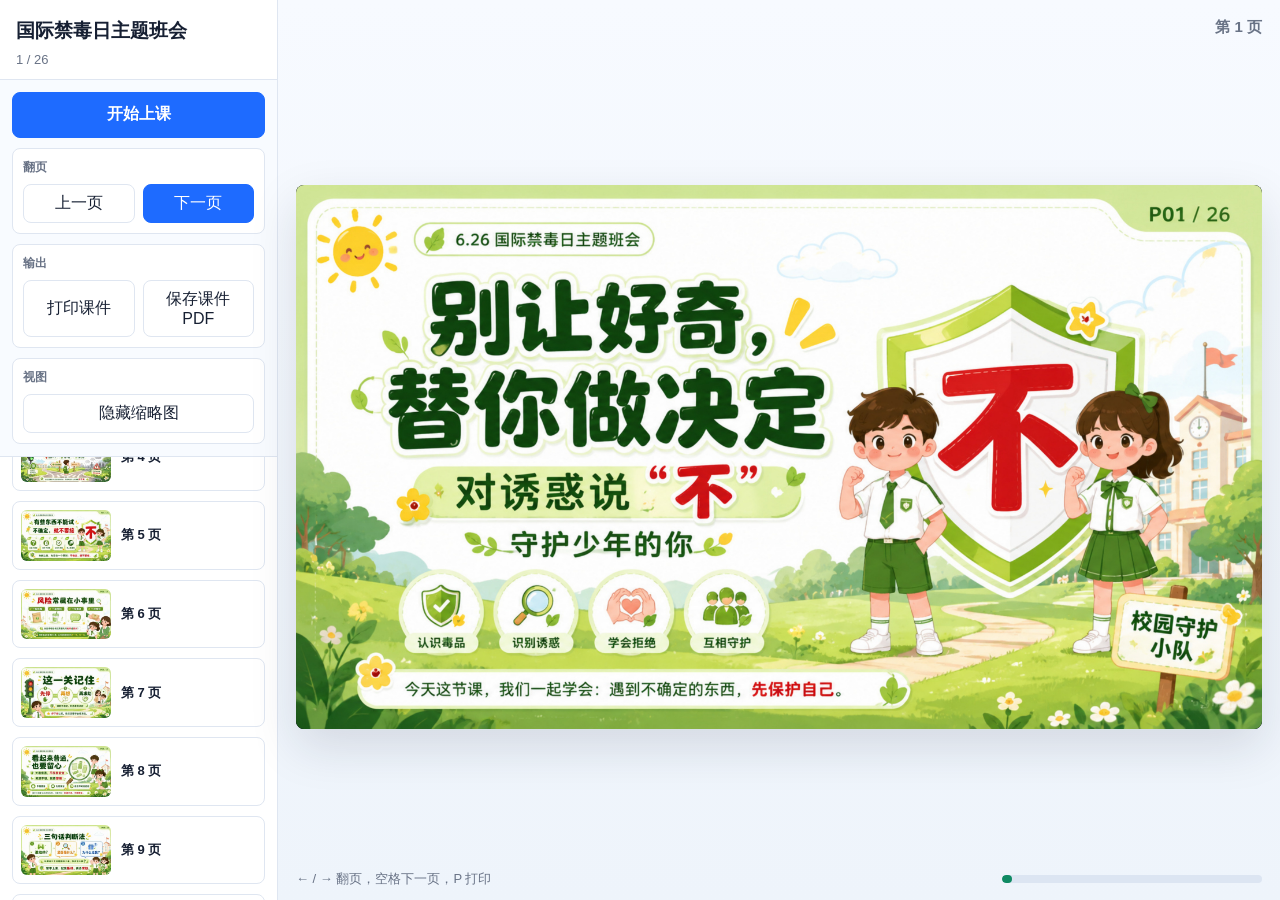
<file: jingduri/index.html>
<!doctype html>
<html lang="zh-CN">
<head>
  <meta charset="UTF-8">
  <meta name="viewport" content="width=device-width, initial-scale=1.0">
  <title>国际禁毒日主题班会</title>
  <style>
    :root {
      --bg: #f4f7fb;
      --panel: #ffffff;
      --ink: #172033;
      --muted: #697386;
      --line: #dfe6f1;
      --blue: #1e6bff;
      --blue-dark: #1553c7;
      --green: #0f8a63;
      --shadow: 0 18px 48px rgba(23, 32, 51, .13);
      font-family: "Microsoft YaHei", "PingFang SC", "Noto Sans CJK SC", Arial, sans-serif;
    }

    * { box-sizing: border-box; }

    html,
    body {
      margin: 0;
      width: 100%;
      min-height: 100%;
      background: var(--bg);
      color: var(--ink);
    }

    body {
      overflow: hidden;
    }

    button,
    select {
      font: inherit;
    }

    .app {
      display: grid;
      grid-template-columns: 278px minmax(0, 1fr);
      height: 100vh;
      background: var(--bg);
    }

    .app.sidebar-collapsed {
      grid-template-columns: minmax(0, 1fr);
    }

    .sidebar {
      min-width: 0;
      height: 100vh;
      display: flex;
      flex-direction: column;
      border-right: 1px solid var(--line);
      background: var(--panel);
    }

    .app.sidebar-collapsed .sidebar {
      display: none;
    }

    .brand {
      padding: 18px 16px 12px;
      border-bottom: 1px solid var(--line);
    }

    .brand h1 {
      margin: 0;
      font-size: 19px;
      line-height: 1.35;
      letter-spacing: 0;
    }

    .brand p {
      margin: 8px 0 0;
      color: var(--muted);
      font-size: 13px;
    }

    .tools {
      display: grid;
      gap: 10px;
      padding: 12px;
      border-bottom: 1px solid var(--line);
      background: #f8fbff;
    }

    .btn {
      min-height: 38px;
      border: 1px solid var(--line);
      border-radius: 8px;
      padding: 8px 12px;
      color: var(--ink);
      background: #fff;
      cursor: pointer;
      transition: background .15s ease, border-color .15s ease, transform .15s ease;
    }

    .btn:hover {
      border-color: #b7c6dd;
      background: #f7faff;
    }

    .btn:active {
      transform: translateY(1px);
    }

    .btn.primary,
    .btn.play {
      border-color: var(--blue);
      color: #fff;
      background: var(--blue);
    }

    .btn.primary:hover,
    .btn.play:hover {
      border-color: var(--blue-dark);
      background: var(--blue-dark);
    }

    .btn.play {
      min-height: 46px;
      font-weight: 800;
      font-size: 16px;
    }

    .control-group {
      display: grid;
      gap: 8px;
      padding: 10px;
      border: 1px solid var(--line);
      border-radius: 8px;
      background: #fff;
    }

    .group-label {
      color: var(--muted);
      font-size: 12px;
      font-weight: 800;
    }

    .btn-row,
    .print-row {
      display: grid;
      grid-template-columns: 1fr 1fr;
      gap: 8px;
    }

    .thumbs {
      flex: 1;
      min-height: 0;
      overflow: auto;
      padding: 12px;
      display: grid;
      gap: 10px;
      align-content: start;
    }

    .thumb {
      display: grid;
      grid-template-columns: 90px minmax(0, 1fr);
      gap: 10px;
      align-items: center;
      width: 100%;
      border: 1px solid var(--line);
      border-radius: 8px;
      padding: 8px;
      text-align: left;
      color: var(--ink);
      background: #fff;
      cursor: pointer;
    }

    .thumb:hover {
      border-color: #b4c3d8;
      background: #f7faff;
    }

    .thumb.active {
      border-color: var(--blue);
      box-shadow: 0 0 0 2px rgba(30, 107, 255, .16);
    }

    .thumb img {
      width: 90px;
      aspect-ratio: 16 / 9;
      object-fit: cover;
      border-radius: 6px;
      background: #edf2f7;
    }

    .thumb span {
      overflow: hidden;
      white-space: nowrap;
      text-overflow: ellipsis;
      font-weight: 800;
      font-size: 13px;
    }

    .stage {
      position: relative;
      min-width: 0;
      height: 100vh;
      display: grid;
      grid-template-rows: auto minmax(0, 1fr) auto;
      background: linear-gradient(180deg, #f7faff 0%, #eef4fb 100%);
    }

    .open-sidebar {
      position: absolute;
      z-index: 10;
      top: 14px;
      left: 14px;
      display: none;
      min-height: 36px;
      border: 1px solid var(--line);
      border-radius: 8px;
      padding: 7px 12px;
      color: var(--ink);
      background: rgba(255, 255, 255, .92);
      box-shadow: 0 10px 26px rgba(23, 32, 51, .14);
      cursor: pointer;
    }

    .app.sidebar-collapsed .open-sidebar {
      display: inline-flex;
      align-items: center;
    }

    .topline {
      display: flex;
      align-items: center;
      justify-content: flex-end;
      gap: 12px;
      min-height: 54px;
      padding: 10px 18px;
    }

    .topline strong {
      color: var(--muted);
      font-size: 15px;
    }

    .viewer-wrap {
      min-height: 0;
      display: grid;
      place-items: center;
      padding: 0 18px 10px;
    }

    .viewer {
      position: relative;
      width: min(100%, calc((100vh - 104px) * 16 / 9));
      max-height: calc(100vh - 104px);
      margin: 0;
      aspect-ratio: 16 / 9;
      overflow: hidden;
      border-radius: 8px;
      background: #111827;
      box-shadow: var(--shadow);
      cursor: pointer;
    }

    .viewer img {
      display: block;
      width: 100%;
      height: 100%;
      object-fit: contain;
      background: #111827;
      user-select: none;
    }

    .load-error {
      position: absolute;
      inset: 0;
      display: none;
      place-items: center;
      padding: 24px;
      color: #fff;
      background: rgba(17, 24, 39, .9);
      text-align: center;
      font-weight: 700;
    }

    .viewer.error .load-error {
      display: grid;
    }

    .page-toast {
      position: fixed;
      right: 32px;
      bottom: 32px;
      z-index: 2147483647;
      display: block;
      min-width: 148px;
      padding: 16px 24px;
      border-radius: 999px;
      color: #fff;
      background: rgba(0, 0, 0, .78);
      font-size: clamp(34px, 4vw, 56px);
      font-weight: 900;
      line-height: 1;
      text-align: center;
      box-shadow: 0 18px 42px rgba(0, 0, 0, .32);
      pointer-events: none;
      opacity: 0;
      transform: translateY(12px) scale(.96);
      transition: opacity .22s ease, transform .22s ease;
    }

    .footer {
      display: flex;
      align-items: center;
      justify-content: space-between;
      gap: 12px;
      padding: 0 18px 12px;
      color: var(--muted);
      font-size: 13px;
    }

    .progress {
      flex: 1;
      max-width: 260px;
      height: 8px;
      overflow: hidden;
      border-radius: 999px;
      background: #dce5f2;
    }

    .bar {
      width: 0;
      height: 100%;
      border-radius: inherit;
      background: var(--green);
      transition: width .2s ease;
    }

    .sr-only {
      position: absolute;
      width: 1px;
      height: 1px;
      overflow: hidden;
      clip: rect(0, 0, 0, 0);
      white-space: nowrap;
      border: 0;
    }

    .print-pages {
      display: none;
    }

    :fullscreen .app {
      grid-template-columns: 1fr;
      background: #000;
    }

    :fullscreen .sidebar,
    :fullscreen .topline,
    :fullscreen .footer,
    :fullscreen .open-sidebar {
      display: none;
    }

    :fullscreen .stage {
      height: 100vh;
      background: #000;
    }

    :fullscreen .viewer-wrap {
      padding: 0;
    }

    :fullscreen .viewer {
      width: 100vw;
      max-height: none;
      height: 100vh;
      border-radius: 0;
      box-shadow: none;
    }

    :fullscreen .viewer img {
      width: 100vw;
      height: 100vh;
    }

    @media (max-width: 900px) {
      body {
        overflow: auto;
      }

      .app {
        grid-template-columns: 1fr;
        height: auto;
        min-height: 100vh;
      }

      .sidebar {
        height: auto;
        border-right: 0;
        border-bottom: 1px solid var(--line);
      }

      .app.sidebar-collapsed .sidebar {
        display: none;
      }

      .thumbs {
        display: flex;
        overflow-x: auto;
      }

      .thumb {
        flex: 0 0 154px;
        grid-template-columns: 1fr;
      }

      .thumb img {
        width: 100%;
      }

      .stage {
        height: auto;
      }

      .viewer {
        width: 100%;
        max-height: none;
      }
    }

    @media print {
      @page {
        size: 16in 9in;
        margin: 0;
      }

      html,
      body {
        margin: 0;
        padding: 0;
        background: #fff;
      }

      .app,
      .page-toast {
        display: none !important;
      }

      .print-pages {
        display: block;
      }

      .print-pages img {
        display: block;
        width: 100vw;
        height: 100vh;
        margin: 0;
        object-fit: contain;
        object-position: center center;
        break-after: page;
        page-break-after: always;
      }

      .print-pages img:last-child {
        break-after: auto;
        page-break-after: auto;
      }
    }
  </style>
</head>
<body>
  <main class="app" id="app">
    <aside class="sidebar" aria-label="课件导航">
      <section class="brand">
        <h1>国际禁毒日主题班会</h1>
        <p id="counter">1 / 26</p>
      </section>

      <section class="tools">
        <button class="btn play" id="startBtn" type="button">开始上课</button>
        <select class="sr-only" id="slideSelect" aria-label="选择页码"></select>

        <div class="control-group">
          <div class="group-label">翻页</div>
          <div class="btn-row">
            <button class="btn" id="prevBtn" type="button">上一页</button>
            <button class="btn primary" id="nextBtn" type="button">下一页</button>
          </div>
        </div>

        <div class="control-group">
          <div class="group-label">输出</div>
          <div class="print-row">
            <button class="btn" id="printBtn" type="button">打印课件</button>
            <button class="btn" id="exportBtn" type="button">保存课件PDF</button>
          </div>
        </div>

        <div class="control-group">
          <div class="group-label">视图</div>
          <button class="btn" id="collapseBtn" type="button">隐藏缩略图</button>
        </div>
      </section>

      <nav class="thumbs" id="thumbs" aria-label="缩略图"></nav>
    </aside>

    <section class="stage" aria-label="课件播放区">
      <button class="open-sidebar" id="openSidebarBtn" type="button">展开侧栏</button>
      <header class="topline">
        <strong id="slideLabel">第 1 页</strong>
      </header>

      <div class="viewer-wrap">
        <figure class="viewer" id="viewer">
          <img id="slideImage" src="assets/slides/slide-01.jpg" alt="国际禁毒日主题班会第 1 页" draggable="false">
          <div class="load-error" id="loadError">当前页面图片未能加载。请确认 assets/slides 文件夹与 index.html 放在同一目录下。</div>
        </figure>
      </div>

      <footer class="footer">
        <span>← / → 翻页，空格下一页，P 打印</span>
        <div class="progress" aria-hidden="true"><div class="bar" id="bar"></div></div>
      </footer>
    </section>
  </main>

  <section class="print-pages" id="printPages" aria-hidden="true"></section>
  <div class="page-toast" id="pageToast" role="status" aria-live="polite">1 / 26</div>

  <script>
    const total = 26;
    const app = document.querySelector("#app");
    const viewer = document.querySelector("#viewer");
    const slideImage = document.querySelector("#slideImage");
    const slideLabel = document.querySelector("#slideLabel");
    const slideSelect = document.querySelector("#slideSelect");
    const counter = document.querySelector("#counter");
    const thumbs = document.querySelector("#thumbs");
    const bar = document.querySelector("#bar");
    const printPages = document.querySelector("#printPages");
    const pageToast = document.querySelector("#pageToast");
    const storageKey = "drugday-class-meeting-current-slide";
    let current = 1;
    let toastTimer;

    function pad(num) {
      return String(num).padStart(2, "0");
    }

    function slideSrc(num) {
      return `assets/slides/slide-${pad(num)}.jpg`;
    }

    function thumbSrc(num) {
      return `assets/thumbs/thumb-${pad(num)}.jpg`;
    }

    function saveCurrentSlide() {
      try {
        localStorage.setItem(storageKey, String(current));
      } catch {}
    }

    function readSavedSlide() {
      try {
        const saved = Number(localStorage.getItem(storageKey));
        return Number.isFinite(saved) && saved >= 1 && saved <= total ? saved : 1;
      } catch {
        return 1;
      }
    }

    function flashPageToast() {
      pageToast.textContent = `${current} / ${total}`;
      clearTimeout(toastTimer);
      pageToast.style.opacity = "1";
      pageToast.style.transform = "translateY(0) scale(1)";
      toastTimer = setTimeout(() => {
        pageToast.style.opacity = "0";
        pageToast.style.transform = "translateY(12px) scale(.96)";
      }, 1000);
    }

    function showSlide(num, options = {}) {
      const { flash = true } = options;
      const nextSlide = Math.min(total, Math.max(1, num));
      const changed = nextSlide !== current;
      current = nextSlide;
      viewer.classList.remove("error");
      slideImage.src = slideSrc(current);
      slideImage.alt = `国际禁毒日主题班会第 ${current} 页`;
      slideLabel.textContent = `第 ${current} 页`;
      counter.textContent = `${current} / ${total}`;
      slideSelect.value = String(current);
      bar.style.width = `${(current / total) * 100}%`;
      saveCurrentSlide();

      if (flash && changed) {
        flashPageToast();
      }

      document.querySelectorAll(".thumb").forEach((button) => {
        button.classList.toggle("active", Number(button.dataset.slide) === current);
      });

      const active = document.querySelector(".thumb.active");
      if (active) {
        thumbs.scrollTop = active.offsetTop - (thumbs.clientHeight - active.offsetHeight) / 2;
        thumbs.scrollLeft = active.offsetLeft - (thumbs.clientWidth - active.offsetWidth) / 2;
      }

      const nextImage = new Image();
      nextImage.src = slideSrc(Math.min(total, current + 1));
    }

    function next() {
      showSlide(current + 1);
    }

    function prev() {
      showSlide(current - 1);
    }

    function startPlay() {
      app.classList.add("sidebar-collapsed");
      document.documentElement.requestFullscreen?.();
    }

    function collapseSidebar() {
      app.classList.add("sidebar-collapsed");
    }

    function openSidebar() {
      app.classList.remove("sidebar-collapsed");
    }

    function printDeck() {
      window.print();
    }

    for (let i = 1; i <= total; i += 1) {
      const option = document.createElement("option");
      option.value = String(i);
      option.textContent = `第 ${i} 页`;
      slideSelect.appendChild(option);

      const thumb = document.createElement("button");
      thumb.type = "button";
      thumb.className = "thumb";
      thumb.dataset.slide = String(i);
      thumb.innerHTML = `<img src="${thumbSrc(i)}" alt="第 ${i} 页缩略图"><span>第 ${i} 页</span>`;
      thumb.addEventListener("click", () => showSlide(i));
      thumbs.appendChild(thumb);

      const printImage = document.createElement("img");
      printImage.src = slideSrc(i);
      printImage.alt = `国际禁毒日主题班会第 ${i} 页`;
      printPages.appendChild(printImage);
    }

    slideImage.addEventListener("error", () => viewer.classList.add("error"));
    slideImage.addEventListener("load", () => viewer.classList.remove("error"));

    document.querySelector("#startBtn").addEventListener("click", startPlay);
    document.querySelector("#prevBtn").addEventListener("click", prev);
    document.querySelector("#nextBtn").addEventListener("click", next);
    document.querySelector("#collapseBtn").addEventListener("click", collapseSidebar);
    document.querySelector("#openSidebarBtn").addEventListener("click", openSidebar);
    document.querySelector("#printBtn").addEventListener("click", printDeck);
    document.querySelector("#exportBtn").addEventListener("click", printDeck);
    slideSelect.addEventListener("change", () => showSlide(Number(slideSelect.value)));

    viewer.addEventListener("click", (event) => {
      if (event.button !== 0) {
        return;
      }
      event.preventDefault();
      next();
    });

    document.addEventListener("fullscreenchange", () => {
      if (!document.fullscreenElement) {
        openSidebar();
      }
    });

    document.addEventListener("keydown", (event) => {
      if (event.key === "ArrowRight" || event.key === "PageDown" || event.key === " ") {
        event.preventDefault();
        next();
      }
      if (event.key === "ArrowLeft" || event.key === "PageUp") {
        event.preventDefault();
        prev();
      }
      if (event.key.toLowerCase() === "p") {
        event.preventDefault();
        printDeck();
      }
    });

    showSlide(readSavedSlide(), { flash: false });
  </script>
</body>
</html>
</file>
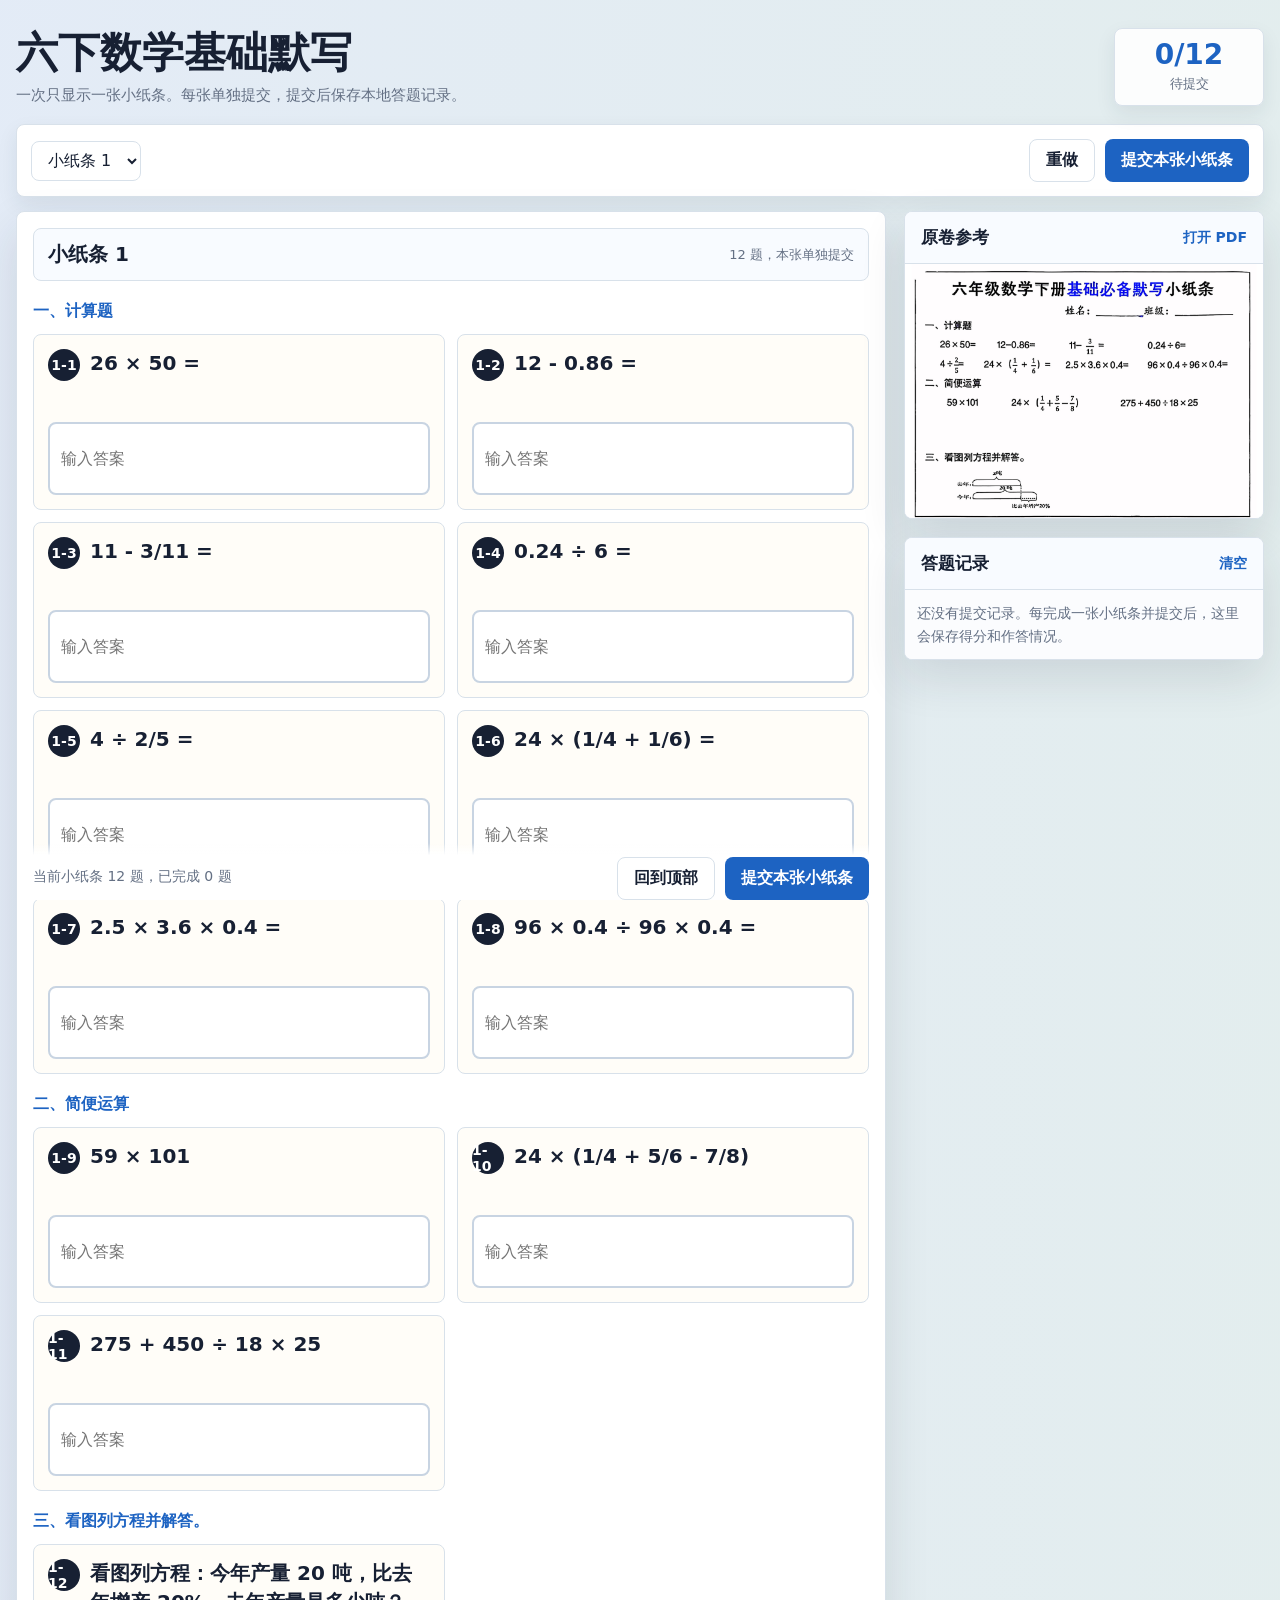
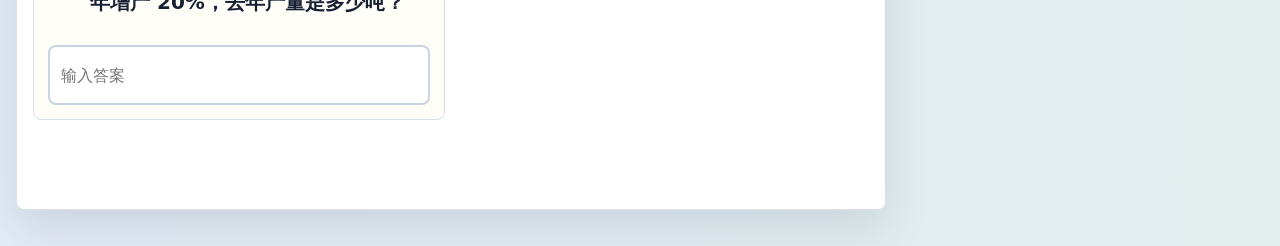
<file: online_quiz/index.html>
<!doctype html>
<html lang="zh-CN">
<head>
  <meta charset="utf-8">
  <meta name="viewport" content="width=device-width, initial-scale=1">
  <title>六下数学基础默写</title>
  <style>
    :root {
      --ink: #172033;
      --muted: #647084;
      --line: #d8e1ea;
      --blue: #1d63c2;
      --green: #197b55;
      --red: #b33a3a;
      --amber: #a96a00;
      --bg: #f4f7fb;
      --paper: #fffdf8;
      --panel: #ffffff;
      --shadow: 0 18px 46px rgba(31, 45, 61, .12);
      font-family: "Microsoft YaHei", "PingFang SC", "Noto Sans CJK SC", system-ui, sans-serif;
    }

    * { box-sizing: border-box; }

    body {
      margin: 0;
      min-height: 100vh;
      color: var(--ink);
      background: linear-gradient(90deg, rgba(29, 99, 194, .08), rgba(25, 123, 85, .08)), var(--bg);
    }

    button,
    input,
    select { font: inherit; }

    .shell {
      width: min(1280px, calc(100% - 32px));
      margin: 0 auto;
      padding: 28px 0 36px;
    }

    .topbar {
      display: flex;
      justify-content: space-between;
      align-items: center;
      gap: 16px;
      margin-bottom: 18px;
    }

    h1 {
      margin: 0;
      font-size: clamp(26px, 4vw, 42px);
      line-height: 1.15;
      letter-spacing: 0;
    }

    .subtitle {
      margin: 8px 0 0;
      color: var(--muted);
      font-size: 15px;
    }

    .score {
      min-width: 150px;
      padding: 12px 16px;
      border: 1px solid var(--line);
      border-radius: 8px;
      background: rgba(255, 255, 255, .9);
      box-shadow: 0 8px 20px rgba(31, 45, 61, .08);
      text-align: center;
    }

    .score strong {
      display: block;
      color: var(--blue);
      font-size: 28px;
      line-height: 1;
    }

    .score span {
      display: block;
      margin-top: 6px;
      color: var(--muted);
      font-size: 13px;
    }

    .tools {
      display: flex;
      gap: 12px;
      align-items: center;
      justify-content: space-between;
      margin-bottom: 14px;
      padding: 14px;
      border: 1px solid var(--line);
      border-radius: 8px;
      background: var(--panel);
      box-shadow: 0 8px 20px rgba(31, 45, 61, .08);
    }

    .filters {
      display: flex;
      flex-wrap: wrap;
      gap: 10px;
      align-items: center;
    }

    select {
      min-height: 40px;
      border: 1px solid var(--line);
      border-radius: 8px;
      padding: 8px 12px;
      background: #fff;
      color: var(--ink);
    }

    .layout {
      display: grid;
      grid-template-columns: minmax(0, 1fr) 360px;
      gap: 18px;
      align-items: start;
    }

    .quiz-panel,
    .source-panel,
    .records-panel {
      border: 1px solid var(--line);
      border-radius: 8px;
      background: var(--panel);
      box-shadow: var(--shadow);
    }

    .quiz-panel {
      padding: 16px;
    }

    .notice {
      display: none;
      margin-bottom: 14px;
      padding: 12px 14px;
      border: 1px solid rgba(179, 58, 58, .42);
      border-left: 4px solid var(--red);
      border-radius: 8px;
      background: #fff7f5;
      color: #5f2525;
      font-size: 14px;
      line-height: 1.65;
    }

    .notice.show {
      display: block;
    }

    .notice strong {
      color: var(--red);
    }

    .notice ul {
      margin: 6px 0 0;
      padding-left: 20px;
    }

    .set {
      display: grid;
      gap: 12px;
      margin-bottom: 18px;
    }

    .set:last-child { margin-bottom: 0; }

    .set-header {
      display: flex;
      align-items: center;
      justify-content: space-between;
      gap: 12px;
      padding: 12px 14px;
      border: 1px solid var(--line);
      border-radius: 8px;
      background: #f8fbff;
    }

    .set-title {
      margin: 0;
      font-size: 20px;
      line-height: 1.35;
    }

    .set-meta {
      color: var(--muted);
      font-size: 13px;
      white-space: nowrap;
    }

    .section-title {
      margin: 8px 0 0;
      color: var(--blue);
      font-size: 16px;
      font-weight: 800;
    }

    .question-grid {
      display: grid;
      grid-template-columns: repeat(2, minmax(0, 1fr));
      gap: 12px;
    }

    .question {
      display: grid;
      gap: 10px;
      min-height: 176px;
      padding: 14px;
      border: 1px solid var(--line);
      border-radius: 8px;
      background: var(--paper);
    }

    .question.correct { border-color: rgba(29, 99, 194, .65); background: #f1f7ff; }
    .question.wrong { border-color: rgba(179, 58, 58, .55); background: #fff7f5; }
    .question.empty { border-color: rgba(169, 106, 0, .55); background: #fffaf0; }

    .question.correct .qno { background: var(--blue); }
    .question.wrong .qno { background: var(--red); }
    .question.correct .answer-box { border-color: rgba(29, 99, 194, .72); }
    .question.wrong .answer-box { border-color: rgba(179, 58, 58, .72); }

    .qline {
      display: flex;
      gap: 10px;
      align-items: flex-start;
    }

    .qno {
      flex: 0 0 auto;
      display: grid;
      place-items: center;
      width: 32px;
      height: 32px;
      border-radius: 50%;
      color: #fff;
      background: var(--ink);
      font-weight: 800;
      font-size: 14px;
    }

    .qtext {
      min-width: 0;
      font-size: 20px;
      font-weight: 800;
      line-height: 1.45;
      overflow-wrap: anywhere;
    }

    .answer-box {
      width: 100%;
      min-height: 42px;
      border: 2px solid #c8d4e2;
      border-radius: 8px;
      padding: 9px 11px;
      background: #fff;
      color: var(--ink);
      outline: none;
    }

    .answer-box:focus {
      border-color: var(--blue);
      box-shadow: 0 0 0 3px rgba(29, 99, 194, .16);
    }

    .feedback {
      display: none;
      padding: 10px 12px;
      border-left: 4px solid var(--blue);
      border-radius: 6px;
      background: #eef5ff;
      color: #26364d;
      font-size: 14px;
      line-height: 1.65;
    }

    .feedback strong { color: var(--ink); }
    .submitted .feedback { display: block; }
    .submitted .wrong .feedback {
      border-left-color: var(--red);
      background: #fff0ee;
    }

    .actions {
      position: sticky;
      bottom: 0;
      z-index: 2;
      display: flex;
      justify-content: space-between;
      align-items: center;
      gap: 12px;
      margin-top: 16px;
      padding: 14px 0 0;
      background: linear-gradient(rgba(255,255,255,0), var(--panel) 22%);
    }

    .status {
      color: var(--muted);
      font-size: 14px;
      min-height: 21px;
    }

    .button-row {
      display: flex;
      flex-wrap: wrap;
      gap: 10px;
      justify-content: flex-end;
    }

    .btn {
      min-height: 42px;
      border: 0;
      border-radius: 8px;
      padding: 10px 16px;
      cursor: pointer;
      color: #fff;
      background: var(--blue);
      font-weight: 800;
      transition: transform .16s ease, box-shadow .16s ease;
    }

    .btn:hover {
      transform: translateY(-1px);
      box-shadow: 0 10px 20px rgba(29, 99, 194, .2);
    }

    .btn.secondary {
      border: 1px solid var(--line);
      color: var(--ink);
      background: #fff;
    }

    .side-stack {
      position: sticky;
      top: 18px;
      display: grid;
      gap: 18px;
    }

    .source-panel,
    .records-panel {
      overflow: hidden;
    }

    .source-panel header,
    .records-panel header {
      display: flex;
      justify-content: space-between;
      gap: 12px;
      align-items: center;
      padding: 14px 16px;
      border-bottom: 1px solid var(--line);
      background: #f8fbff;
    }

    .source-panel h2,
    .records-panel h2 {
      margin: 0;
      font-size: 17px;
    }

    .source-panel a,
    .records-panel button {
      color: var(--blue);
      font-size: 14px;
      font-weight: 800;
      text-decoration: none;
    }

    .records-panel button {
      border: 0;
      background: transparent;
      cursor: pointer;
      padding: 0;
    }

    .records-list {
      display: grid;
      gap: 10px;
      max-height: 360px;
      overflow: auto;
      padding: 12px;
      background: #fbfcfe;
    }

    .record-empty {
      margin: 0;
      color: var(--muted);
      font-size: 14px;
      line-height: 1.6;
    }

    .record {
      border: 1px solid var(--line);
      border-radius: 8px;
      background: #fff;
    }

    .record summary {
      cursor: pointer;
      padding: 10px 12px;
      font-weight: 800;
      line-height: 1.5;
    }

    .record small {
      display: block;
      color: var(--muted);
      font-weight: 500;
    }

    .record ol {
      margin: 0;
      padding: 0 12px 12px 32px;
      color: #334155;
      font-size: 13px;
      line-height: 1.7;
    }

    .source-image {
      max-height: 720px;
      overflow: auto;
      background: #f0f3f7;
    }

    .source-image img {
      display: block;
      width: 100%;
      height: auto;
    }

    @media (max-width: 980px) {
      .layout { grid-template-columns: 1fr; }
      .side-stack { position: static; }
      .source-image { max-height: 540px; }
    }

    @media (max-width: 720px) {
      .shell {
        width: min(100% - 20px, 1280px);
        padding-top: 18px;
      }

      .topbar,
      .tools,
      .actions {
        align-items: stretch;
        flex-direction: column;
      }

      .score,
      .button-row,
      .btn,
      select { width: 100%; }

      .question-grid { grid-template-columns: 1fr; }

      .set-header {
        align-items: flex-start;
        flex-direction: column;
      }
    }
  </style>
</head>
<body>
  <main class="shell">
    <section class="topbar" aria-label="答题概览">
      <div>
        <h1>六下数学基础默写</h1>
        <p class="subtitle">一次只显示一张小纸条。每张单独提交，提交后保存本地答题记录。</p>
      </div>
      <div class="score" aria-live="polite">
        <strong id="scoreText">0/12</strong>
        <span id="scoreLabel">待提交</span>
      </div>
    </section>

    <section class="tools" aria-label="选择小纸条和操作">
      <div class="filters">
        <select id="setFilter" aria-label="选择小纸条">
        </select>
      </div>
      <div class="button-row">
        <button class="btn secondary" id="resetBtn" type="button">重做</button>
        <button class="btn" id="submitBtn" type="button">提交本张小纸条</button>
      </div>
    </section>

    <section class="layout">
      <div class="quiz-panel" id="quizPanel">
        <div class="notice" id="notice" role="alert" aria-live="assertive"></div>
        <div id="quiz"></div>
        <div class="actions">
          <div class="status" id="statusText" aria-live="polite">已完成 0 题</div>
          <div class="button-row">
            <button class="btn secondary" id="scrollTopBtn" type="button">回到顶部</button>
            <button class="btn" id="submitBtnBottom" type="button">提交本张小纸条</button>
          </div>
        </div>
      </div>

      <div class="side-stack">
        <aside class="source-panel" aria-label="原卷参考">
          <header>
            <h2>原卷参考</h2>
            <a href="assets/source.pdf" target="_blank" rel="noreferrer">打开 PDF</a>
          </header>
          <div class="source-image">
            <img id="sourceImage" src="assets/slip-01.png" alt="当前小纸条原卷参考">
          </div>
        </aside>

        <aside class="records-panel" aria-label="答题记录">
          <header>
            <h2>答题记录</h2>
            <button id="clearRecordsBtn" type="button">清空</button>
          </header>
          <div class="records-list" id="recordsList"></div>
        </aside>
      </div>
    </section>
  </main>

  <script>
    const sets = [
      {
        id: "set1",
        title: "小纸条 1",
        source: "assets/slip-01.png",
        sectionTitles: {
          "计算题": "一、计算题",
          "简便/脱式/递等式": "二、简便运算",
          "图形/应用题": "三、看图列方程并解答。"
        },
        items: [
          ["计算题", "26 × 50 =", "1300", "26 × 50 = 26 × 5 × 10 = 130 × 10 = 1300。"],
          ["计算题", "12 - 0.86 =", "11.14", "12 = 11 + 1，1 - 0.86 = 0.14，所以结果是 11.14。"],
          ["计算题", "11 - 3/11 =", "10 8/11|10又8/11|118/11", "11 = 10 + 11/11，11/11 - 3/11 = 8/11，结果是 10又8/11。"],
          ["计算题", "0.24 ÷ 6 =", "0.04", "24 ÷ 6 = 4，小数点向左移动两位，得 0.04。"],
          ["计算题", "4 ÷ 2/5 =", "10", "除以 2/5 等于乘 5/2，4 × 5/2 = 10。"],
          ["计算题", "24 × (1/4 + 1/6) =", "10", "用分配律：24×1/4 + 24×1/6 = 6 + 4 = 10。"],
          ["计算题", "2.5 × 3.6 × 0.4 =", "3.6", "先算 2.5 × 0.4 = 1，再乘 3.6，结果是 3.6。"],
          ["计算题", "96 × 0.4 ÷ 96 × 0.4 =", "0.16", "乘除同级从左往右算：(96×0.4÷96)×0.4 = 0.4×0.4 = 0.16。"],
          ["简便/脱式/递等式", "59 × 101", "5959", "把 101 看成 100+1，59×101 = 59×100 + 59 = 5959。"],
          ["简便/脱式/递等式", "24 × (1/4 + 5/6 - 7/8)", "5", "分配律：24×1/4 + 24×5/6 - 24×7/8 = 6 + 20 - 21 = 5。"],
          ["简便/脱式/递等式", "275 + 450 ÷ 18 × 25", "900", "先乘除：450÷18=25，25×25=625，再算 275+625=900。"],
          ["图形/应用题", "看图列方程：今年产量 20 吨，比去年增产 20%，去年产量是多少吨？", "50/3|16 2/3|16又2/3", "设去年产量为 x 吨，(1+20%)x=20，1.2x=20，x=50/3=16又2/3。"]
        ]
      },
      {
        id: "set2",
        title: "小纸条 2",
        source: "assets/slip-02.png",
        sectionTitles: {
          "计算题": "一、计算题",
          "简便/脱式/递等式": "二、递等式计算。",
          "图形/应用题": "三、计算下面各圆锥的体积。"
        },
        items: [
          ["计算题", "1 + 1% =", "1.01", "1% = 0.01，所以 1 + 0.01 = 1.01。"],
          ["计算题", "3.14 × 0.5 =", "1.57", "乘 0.5 就是求一半，3.14 的一半是 1.57。"],
          ["计算题", "0.1 ÷ 0.1 ÷ 0.01 =", "100", "从左往右算：0.1÷0.1=1，1÷0.01=100。"],
          ["计算题", "5 ÷ 5/6 - 5/6 ÷ 5 =", "5 5/6|5又5/6|35/6", "5÷5/6=6，5/6÷5=1/6，6-1/6=5又5/6。"],
          ["计算题", "0.3² - 0.2² =", "0.05", "0.3²=0.09，0.2²=0.04，差是 0.05。"],
          ["计算题", "4/9 ÷ 4 =", "1/9", "4/9÷4 = 4/9×1/4 = 1/9。"],
          ["计算题", "3/8 - 3/8 × 0.8 =", "3/40|0.075", "先乘法，也可提公因数：3/8×(1-0.8)=3/8×0.2=3/40。"],
          ["计算题", "0.15 : 0.3 =", "0.5|1/2", "比号可看作除号，0.15÷0.3=0.5。"],
          ["简便/脱式/递等式", "4.25 ÷ (4/5 × 3/8 + 4.7)", "0.85", "括号内 4/5×3/8=0.3，0.3+4.7=5，4.25÷5=0.85。"],
          ["简便/脱式/递等式", "7/16 × 5/11 ÷ 7/8", "5/22", "除以 7/8 等于乘 8/7，约去 7 和 16 中的公因数后得 5/22。"],
          ["简便/脱式/递等式", "48 × (1 3/4 + 1/6 - 5/8)", "62", "分配律：48×7/4 + 48×1/6 - 48×5/8 = 84 + 8 - 30 = 62。"],
          ["图形/应用题", "圆锥体积：底面半径 4 cm，高 12 cm。", "200.96", "V=1/3πr²h，1/3×3.14×4²×12=200.96 cm³。"],
          ["图形/应用题", "圆锥体积：底面直径 4 cm，高 5.4 cm。", "22.608", "半径 4÷2=2，V=1/3×3.14×2²×5.4=22.608 cm³。"]
        ]
      },
      {
        id: "set3",
        title: "小纸条 3",
        source: "assets/slip-03.png",
        sectionTitles: {
          "计算题": "一、计算题",
          "简便/脱式/递等式": "二、脱式计算",
          "图形/应用题": "三、计算圆柱的表面积。（单位：cm）"
        },
        items: [
          ["计算题", "198 + 236 =", "434", "198+236=434。"],
          ["计算题", "2/7 ÷ 0.4 =", "5/7", "0.4=2/5，2/7÷2/5=2/7×5/2=5/7。"],
          ["计算题", "16 × 3/8 =", "6", "16÷8=2，2×3=6。"],
          ["计算题", "4/9 + 5/9 × 1/2 =", "13/18", "先乘法：5/9×1/2=5/18，4/9=8/18，和为 13/18。"],
          ["计算题", "3.02 - 0.2 =", "2.82", "小数点对齐相减，3.02-0.20=2.82。"],
          ["计算题", "0.3² =", "0.09", "0.3×0.3=0.09。"],
          ["计算题", "63 ÷ 7/9 =", "81", "除以 7/9 等于乘 9/7，63×9/7=81。"],
          ["计算题", "5/7 × 3/4 ÷ 5/7 × 3/4 =", "9/16", "乘除同级从左往右算，前面的 5/7 与 ÷5/7 抵消，剩 3/4×3/4=9/16。"],
          ["简便/脱式/递等式", "59 × 101", "5959", "59×(100+1)=5900+59=5959。"],
          ["简便/脱式/递等式", "4 × 2/7 + 4 × 5/7", "4", "提取公因数 4：4×(2/7+5/7)=4×1=4。"],
          ["简便/脱式/递等式", "4/5 × [5/6 ÷ (7/9 - 1/3)]", "3/2|1 1/2|1又1/2", "7/9-1/3=4/9，5/6÷4/9=15/8，再乘 4/5 得 3/2。"],
          ["图形/应用题", "圆柱表面积：底面直径 3 cm，高 4 cm。", "51.81", "半径 1.5，S=2πr²+2πrh=2×3.14×1.5²+2×3.14×1.5×4=51.81 cm²。"],
          ["图形/应用题", "圆柱表面积：底面半径 6 cm，高 15 cm。", "791.28", "S=2πr²+2πrh=2×3.14×6²+2×3.14×6×15=791.28 cm²。"]
        ]
      },
      {
        id: "set4",
        title: "小纸条 4",
        source: "assets/slip-04.png",
        sectionTitles: {
          "计算题": "一、计算题",
          "简便/脱式/递等式": "二、简便运算",
          "图形/应用题": "三、求下面圆柱的侧面积。（单位：cm）"
        },
        items: [
          ["计算题", "28 × 301% ≈", "90", "估算时 28≈30，301%≈3，所以约等于 30×3=90。"],
          ["计算题", "1 - 5/8 =", "3/8", "1=8/8，8/8-5/8=3/8。"],
          ["计算题", "425 - 199 =", "226", "减 199 可看成减 200 再加 1，425-200+1=226。"],
          ["计算题", "557 ÷ 69 ≈", "8", "估算 557≈560，69≈70，560÷70=8。"],
          ["计算题", "5.2 ÷ 0.125 ÷ 8 =", "5.2", "从左往右：5.2÷0.125=41.6，41.6÷8=5.2。"],
          ["计算题", "2/7 ÷ 7/2 =", "4/49", "2/7÷7/2=2/7×2/7=4/49。"],
          ["计算题", "1/2 + 1/3 =", "5/6", "通分为六分之几：3/6+2/6=5/6。"],
          ["计算题", "8.2 - 2 =", "6.2", "8.2-2=6.2。"],
          ["计算题", "7 - 2/7 =", "6 5/7|6又5/7|47/7", "7=6+7/7，7/7-2/7=5/7，结果 6又5/7。"],
          ["计算题", "3/4 × 0 + 3 =", "3", "任何数乘 0 得 0，0+3=3。"],
          ["简便/脱式/递等式", "7/12 ÷ (5/8 + 2/3 × 3/8)", "2/3", "先算 2/3×3/8=1/4，5/8+1/4=7/8，7/12÷7/8=2/3。"],
          ["简便/脱式/递等式", "10.15 - 6.25 - 3.75 + 8.85", "9", "重组：(10.15+8.85)-(6.25+3.75)=19-10=9。"],
          ["简便/脱式/递等式", "(5/12 + 1/19) × 12 + 7/19", "6", "5/12×12=5，1/19×12+7/19=19/19=1，总和 6。"],
          ["图形/应用题", "圆柱侧面积：底面直径 8 cm，高 10 cm。", "251.2", "侧面积=底面周长×高=3.14×8×10=251.2 cm²。"]
        ]
      },
      {
        id: "set5",
        title: "小纸条 5",
        source: "assets/slip-05.png",
        sectionTitles: {
          "计算题": "一、计算题",
          "简便/脱式/递等式": "二、简便运算",
          "图形/应用题": "16. 一个半圆柱如图所示，求它的表面积和体积。"
        },
        items: [
          ["计算题", "5/12 × 0.6 =", "1/4|0.25", "0.6=3/5，5/12×3/5=3/12=1/4。"],
          ["计算题", "3.6 × 2/9 =", "0.8|4/5", "3.6÷9=0.4，0.4×2=0.8。"],
          ["计算题", "1.8 ÷ 3/7 =", "4.2", "除以 3/7 等于乘 7/3，1.8×7÷3=4.2。"],
          ["计算题", "8/15 ÷ 40 =", "1/75", "8/15÷40=8/15×1/40，约分得 1/75。"],
          ["计算题", "0.6 ÷ 0.6% =", "100", "0.6%=0.006，0.6÷0.006=100。"],
          ["计算题", "(2/3 - 1/4) × 24 =", "10", "2/3-1/4=5/12，5/12×24=10。"],
          ["计算题", "2.4 + 7.6 ÷ 4 =", "4.3", "先除法：7.6÷4=1.9，再加 2.4 得 4.3。"],
          ["计算题", "1/3 + 1/4 ÷ 1/4 + 1/3 =", "5/3|1 2/3|1又2/3", "先算 1/4÷1/4=1，再算 1/3+1+1/3=5/3。"],
          ["简便/脱式/递等式", "63.7 - 5.8 - 4.2", "53.7", "连续减两个数，可减它们的和：63.7-(5.8+4.2)=53.7。"],
          ["简便/脱式/递等式", "6/7 × 1/11 + 1/7 ÷ 11", "1/11", "1/7÷11=1/7×1/11，提取 1/11，得 (6/7+1/7)×1/11=1/11。"],
          ["简便/脱式/递等式", "(7/12 + 3/8 + 23/24) × 24", "46", "分配律：7/12×24 + 3/8×24 + 23/24×24 = 14+9+23=46。"],
          ["图形/应用题", "半圆柱：长 20 cm，底面直径 12 cm，求表面积和体积。", "729.84,1130.4|729.84 1130.4", "半径 6。体积=1/2×3.14×6²×20=1130.4；表面积=半个侧面+长方形切面+两个半圆=376.8+240+113.04=729.84。"]
        ]
      },
      {
        id: "set6",
        title: "小纸条 6",
        source: "assets/slip-06.png",
        sectionTitles: {
          "计算题": "一、计算题",
          "简便/脱式/递等式": "二、简便运算",
          "图形/应用题": "三、根据给出的公式计算下面各圆柱的体积。"
        },
        items: [
          ["计算题", "1/4 - 1/5 =", "1/20", "通分：5/20-4/20=1/20。"],
          ["计算题", "8.2 + 0.08 =", "8.28", "小数点对齐相加，8.20+0.08=8.28。"],
          ["计算题", "8.1 ÷ 3% =", "270", "3%=0.03，8.1÷0.03=270。"],
          ["计算题", "3/4 × 0.25 =", "3/16|0.1875", "0.25=1/4，3/4×1/4=3/16。"],
          ["计算题", "6 - 6 ÷ 9 =", "5 1/3|5又1/3|16/3", "先算 6÷9=2/3，6-2/3=5又1/3。"],
          ["计算题", "10 ÷ 5/6 =", "12", "除以 5/6 等于乘 6/5，10×6/5=12。"],
          ["计算题", "1 ÷ 1/7 - 3/7 ÷ 1 =", "6 4/7|6又4/7|46/7", "先算 1÷1/7=7，3/7÷1=3/7，7-3/7=6又4/7。"],
          ["计算题", "3/5 × 6 ÷ 3/5 × 6 =", "36", "乘除同级从左往右算，3/5×6÷3/5=6，再乘 6 得 36。"],
          ["简便/脱式/递等式", "156 + 28 + 72 + 44", "300", "凑整：(156+44)+(28+72)=200+100=300。"],
          ["简便/脱式/递等式", "15.28 - 3.9 - 6.1", "5.28", "连续减：15.28-(3.9+6.1)=15.28-10=5.28。"],
          ["简便/脱式/递等式", "12.5 × 8 ÷ 12.5 × 8", "64", "从左往右，12.5×8÷12.5=8，再乘 8 得 64。"],
          ["图形/应用题", "圆柱体积：底面直径 10 cm，高 15 cm。", "1177.5", "半径 5，V=πr²h=3.14×5²×15=1177.5 cm³。"],
          ["图形/应用题", "圆柱体积：底面半径 3 cm，高 12 cm。", "339.12", "V=πr²h=3.14×3²×12=339.12 cm³。"]
        ]
      }
    ];

    const quiz = document.querySelector("#quiz");
    const quizPanel = document.querySelector("#quizPanel");
    const setFilter = document.querySelector("#setFilter");
    const sourceImage = document.querySelector("#sourceImage");
    const scoreText = document.querySelector("#scoreText");
    const scoreLabel = document.querySelector("#scoreLabel");
    const statusText = document.querySelector("#statusText");
    const notice = document.querySelector("#notice");
    const submitBtn = document.querySelector("#submitBtn");
    const submitBtnBottom = document.querySelector("#submitBtnBottom");
    const resetBtn = document.querySelector("#resetBtn");
    const scrollTopBtn = document.querySelector("#scrollTopBtn");
    const recordsList = document.querySelector("#recordsList");
    const clearRecordsBtn = document.querySelector("#clearRecordsBtn");
    const recordKey = "grade6_math_slips_records_v1";

    sets.forEach((set) => {
      const option = document.createElement("option");
      option.value = set.id;
      option.textContent = set.title;
      setFilter.appendChild(option);
    });
    setFilter.value = sets[0].id;

    function normalize(value) {
      return String(value)
        .trim()
        .replace(/[，。；：]/g, "")
        .replace(/[（）()]/g, "")
        .replace(/\s+/g, " ")
        .replace(/＋/g, "+")
        .replace(/－/g, "-")
        .replace(/／/g, "/")
        .replace(/又/g, " ")
        .replace(/cm³|cm\^3|立方厘米|cm²|cm\^2|平方厘米|吨/g, "")
        .replace(/,/g, " ")
        .toLowerCase();
    }

    function isCorrect(inputValue, answerString) {
      const value = normalize(inputValue);
      if (!value) return false;
      return String(answerString).split("|").map(normalize).includes(value);
    }

    function clearNotice() {
      notice.classList.remove("show");
      notice.innerHTML = "";
    }

    function showUnansweredNotice(unanswered) {
      notice.innerHTML = `
        <strong>还有 ${unanswered.length} 题未作答，暂不能提交。</strong>
        <ul>
          ${unanswered.map((item) => `<li>${item.number}：${item.question}</li>`).join("")}
        </ul>
      `;
      notice.classList.add("show");
      notice.scrollIntoView({ behavior: "smooth", block: "start" });
    }

    function getSectionTitle(set, type) {
      return set.sectionTitles[type] || type;
    }

    function renderQuiz() {
      const selectedSet = setFilter.value;
      const set = sets.find((entry) => entry.id === selectedSet) || sets[0];
      setFilter.value = set.id;
      quizPanel.classList.remove("submitted");
      clearNotice();
      quiz.innerHTML = "";

      const section = document.createElement("section");
      section.className = "set";
      section.dataset.set = set.id;
      section.innerHTML = `
        <header class="set-header">
          <h2 class="set-title">${set.title}</h2>
          <span class="set-meta">${set.items.length} 题，本张单独提交</span>
        </header>
      `;

      const grouped = {};
      set.items.forEach((item, index) => {
        const type = item[0];
        if (!grouped[type]) grouped[type] = [];
        grouped[type].push({ item, index });
      });

      Object.entries(grouped).forEach(([type, entries]) => {
        const fullTitle = getSectionTitle(set, type);
        const title = document.createElement("div");
        title.className = "section-title";
        title.textContent = fullTitle;
        section.appendChild(title);

        const grid = document.createElement("div");
        grid.className = "question-grid";
        entries.forEach(({ item, index }) => {
          const number = `${sets.indexOf(set) + 1}-${index + 1}`;
          const card = document.createElement("article");
          card.className = "question";
          card.dataset.answer = item[2];
          card.dataset.set = set.id;
          card.dataset.type = item[0];
          card.dataset.question = item[1];
          card.dataset.number = number;
          card.innerHTML = `
            <div class="qline">
              <div class="qno">${number}</div>
              <div class="qtext">${item[1]}</div>
            </div>
            <input class="answer-box" autocomplete="off" aria-label="${number} 答案" placeholder="输入答案">
            <div class="feedback"><strong>答案：${item[2].split("|")[0]}。</strong> 解析：${item[3]}</div>
          `;
          grid.appendChild(card);
        });
        section.appendChild(grid);
      });

      quiz.appendChild(section);
      bindInputs();
      updateProgress();
      updateSource();
      scoreText.textContent = `0/${currentQuestions().length}`;
      scoreLabel.textContent = "待提交";
    }

    function currentQuestions() {
      return [...document.querySelectorAll(".question")];
    }

    function bindInputs() {
      document.querySelectorAll(".answer-box").forEach((input) => {
        input.addEventListener("input", () => {
          input.closest(".question").classList.remove("correct", "wrong", "empty");
          quizPanel.classList.remove("submitted");
          scoreText.textContent = `0/${currentQuestions().length}`;
          scoreLabel.textContent = "待提交";
          clearNotice();
          updateProgress();
        });
        input.addEventListener("keydown", (event) => {
          if (event.key === "Enter") {
            event.preventDefault();
            const inputs = [...document.querySelectorAll(".answer-box")];
            const next = inputs[inputs.indexOf(input) + 1];
            if (next) next.focus();
            else submitQuiz();
          }
        });
      });
    }

    function updateProgress() {
      const questions = currentQuestions();
      const completed = questions.filter((q) => q.querySelector("input").value.trim()).length;
      statusText.textContent = `当前小纸条 ${questions.length} 题，已完成 ${completed} 题`;
    }

    function updateSource() {
      const selectedSet = setFilter.value;
      const set = sets.find((entry) => entry.id === selectedSet) || sets[0];
      sourceImage.src = set.source;
    }

    function loadRecords() {
      try {
        return JSON.parse(localStorage.getItem(recordKey) || "[]");
      } catch {
        return [];
      }
    }

    function saveRecords(records) {
      try {
        localStorage.setItem(recordKey, JSON.stringify(records.slice(0, 50)));
      } catch {
        return false;
      }
      return true;
    }

    function renderRecords() {
      const records = loadRecords();
      recordsList.innerHTML = "";

      if (!records.length) {
        recordsList.innerHTML = '<p class="record-empty">还没有提交记录。每完成一张小纸条并提交后，这里会保存得分和作答情况。</p>';
        return;
      }

      records.forEach((record) => {
        const detail = document.createElement("details");
        detail.className = "record";
        const time = new Date(record.createdAt).toLocaleString("zh-CN", { hour12: false });
        detail.innerHTML = `
          <summary>${record.setTitle}：${record.score}/${record.total}<small>${time}</small></summary>
          <ol>
            ${record.answers.map((answer) => `
              <li>${answer.correct ? "对" : "错"}｜${answer.question}｜作答：${answer.value || "未答"}</li>
            `).join("")}
          </ol>
        `;
        recordsList.appendChild(detail);
      });
    }

    function submitQuiz() {
      let score = 0;
      const questions = currentQuestions();
      const set = sets.find((entry) => entry.id === setFilter.value) || sets[0];
      const answers = [];
      const unanswered = questions
        .filter((question) => !question.querySelector("input").value.trim())
        .map((question) => ({
          number: question.dataset.number,
          question: question.dataset.question
        }));

      if (unanswered.length) {
        quizPanel.classList.remove("submitted");
        questions.forEach((question) => {
          question.classList.remove("correct", "wrong", "empty");
          if (!question.querySelector("input").value.trim()) {
            question.classList.add("empty");
          }
        });
        showUnansweredNotice(unanswered);
        updateProgress();
        return;
      }

      clearNotice();
      quizPanel.classList.add("submitted");

      questions.forEach((question) => {
        const input = question.querySelector("input");
        const value = input.value.trim();
        const correct = isCorrect(value, question.dataset.answer);
        question.classList.remove("correct", "wrong", "empty");
        if (correct) {
          score += 1;
          question.classList.add("correct");
        } else {
          question.classList.add("wrong");
        }
        answers.push({
          question: question.dataset.question,
          value,
          correct,
          answer: question.dataset.answer.split("|")[0]
        });
      });

      scoreText.textContent = `${score}/${questions.length}`;
      scoreLabel.textContent = "本张得分";
      const records = loadRecords();
      records.unshift({
        setId: set.id,
        setTitle: set.title,
        score,
        total: questions.length,
        createdAt: new Date().toISOString(),
        answers
      });
      if (!saveRecords(records)) {
        scoreLabel.textContent = "本张得分，记录未保存";
      }
      renderRecords();
      updateProgress();
    }

    function resetQuiz() {
      quizPanel.classList.remove("submitted");
      clearNotice();
      currentQuestions().forEach((question) => {
        question.classList.remove("correct", "wrong", "empty");
        question.querySelector("input").value = "";
      });
      scoreText.textContent = `0/${currentQuestions().length}`;
      scoreLabel.textContent = "待提交";
      updateProgress();
    }

    setFilter.addEventListener("change", renderQuiz);
    submitBtn.addEventListener("click", submitQuiz);
    submitBtnBottom.addEventListener("click", submitQuiz);
    resetBtn.addEventListener("click", resetQuiz);
    scrollTopBtn.addEventListener("click", () => window.scrollTo({ top: 0, behavior: "smooth" }));
    clearRecordsBtn.addEventListener("click", () => {
      if (!loadRecords().length) return;
      if (confirm("确定清空所有本地答题记录吗？")) {
        try {
          localStorage.removeItem(recordKey);
        } catch {}
        renderRecords();
      }
    });

    renderQuiz();
    renderRecords();
  </script>
</body>
</html>
</file>
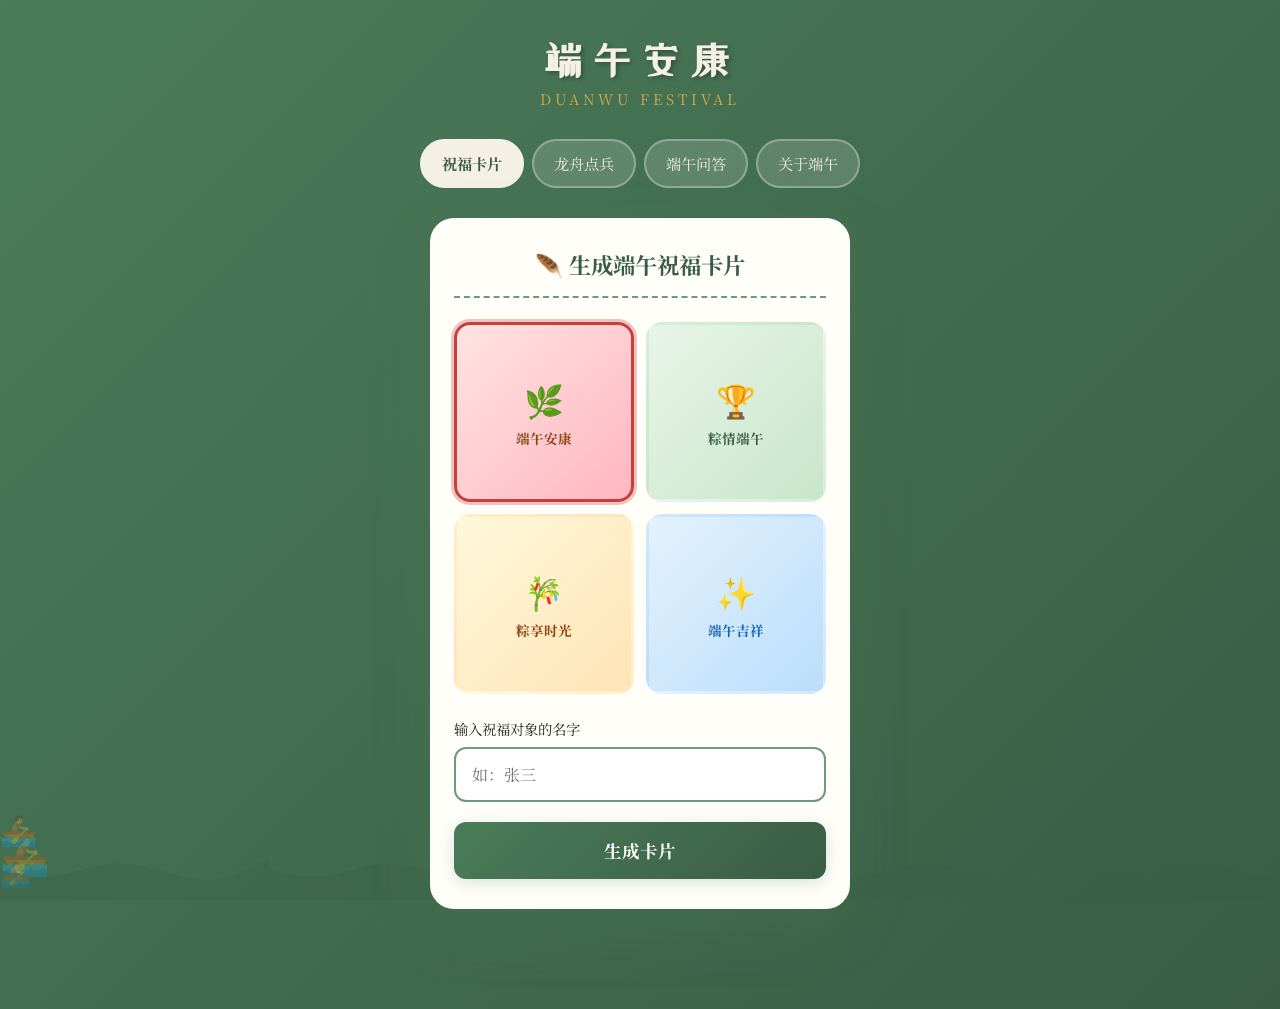
<file: duanwu.html>
<!DOCTYPE html>
<html lang="zh-CN">
<head>
  <meta charset="UTF-8">
  <meta name="viewport" content="width=device-width, initial-scale=1.0">
  <title>端午安康</title>
  <link href="https://fonts.googleapis.com/css2?family=Noto+Serif+SC:wght@400;700&family=ZCOOL+XiaoWei&display=swap" rel="stylesheet">
  <style>
    * {
      margin: 0;
      padding: 0;
      box-sizing: border-box;
    }

    :root {
      --green: #4A7C59;
      --green-light: #6B9B7A;
      --green-dark: #3A5C45;
      --white: #F5F0E6;
      --cream: #FFFEF9;
      --red: #C73E3A;
      --red-dark: #A63330;
      --gold: #D4A84B;
      --text: #2D2A26;
      --shadow: rgba(74, 124, 89, 0.2);
    }

    body {
      font-family: 'Noto Serif SC', serif;
      background: linear-gradient(135deg, var(--green) 0%, var(--green-dark) 100%);
      min-height: 100vh;
      padding: 20px;
      padding-bottom: 100px;
    }

    /* 龙舟背景动画 */
    .dragon-boat-bg {
      position: fixed;
      bottom: 0;
      left: 0;
      right: 0;
      height: 120px;
      overflow: hidden;
      pointer-events: none;
      z-index: 0;
    }

    .boat {
      position: absolute;
      font-size: 40px;
      animation: boatMove 12s linear infinite;
      opacity: 0.3;
    }

    .boat:nth-child(1) { bottom: 20px; animation-delay: 0s; }
    .boat:nth-child(2) { bottom: 50px; animation-delay: -4s; font-size: 30px; }
    .boat:nth-child(3) { bottom: 10px; animation-delay: -8s; font-size: 25px; }

    @keyframes boatMove {
      from { left: -80px; }
      to { left: calc(100% + 80px); }
    }

    /* 波浪动画 */
    .waves {
      position: fixed;
      bottom: 0;
      left: 0;
      right: 0;
      height: 60px;
      background: url("data:image/svg+xml,%3Csvg xmlns='http://www.w3.org/2000/svg' viewBox='0 0 1440 320'%3E%3Cpath fill='%233A5C45' fill-opacity='0.3' d='M0,160L48,170.7C96,181,192,203,288,192C384,181,480,139,576,128C672,117,768,139,864,165.3C960,192,1056,224,1152,213.3C1248,203,1344,149,1392,122.7L1440,96L1440,320L1392,320C1344,320,1248,320,1152,320C1056,320,960,320,864,320C768,320,672,320,576,320C480,320,384,320,288,320C192,320,96,320,48,320L0,320Z'%3E%3C/path%3E%3C/svg%3E") repeat-x;
      animation: waveMove 8s linear infinite;
    }

    @keyframes waveMove {
      from { background-position-x: 0; }
      to { background-position-x: 1440px; }
    }

    /* 顶部标题 */
    header {
      text-align: center;
      padding: 20px 0 30px;
      position: relative;
      z-index: 1;
    }

    h1 {
      font-family: 'ZCOOL XiaoWei', serif;
      font-size: 2.5rem;
      color: var(--white);
      text-shadow: 2px 2px 4px rgba(0,0,0,0.3);
      letter-spacing: 8px;
    }

    .subtitle {
      color: var(--gold);
      font-size: 0.9rem;
      margin-top: 8px;
      letter-spacing: 4px;
    }

    /* 导航 */
    nav {
      display: flex;
      justify-content: center;
      gap: 8px;
      flex-wrap: wrap;
      margin-bottom: 30px;
      position: relative;
      z-index: 1;
    }

    .nav-btn {
      background: rgba(255,255,255,0.15);
      border: 2px solid rgba(255,255,255,0.3);
      color: var(--white);
      padding: 12px 20px;
      border-radius: 30px;
      cursor: pointer;
      font-family: 'Noto Serif SC', serif;
      font-size: 0.95rem;
      transition: all 0.3s ease;
      backdrop-filter: blur(5px);
    }

    .nav-btn:hover {
      background: rgba(255,255,255,0.25);
      transform: translateY(-2px);
    }

    .nav-btn.active {
      background: var(--white);
      color: var(--green-dark);
      border-color: var(--white);
      font-weight: 700;
    }

    /* 主内容区 */
    main {
      max-width: 420px;
      margin: 0 auto;
      position: relative;
      z-index: 1;
    }

    .page {
      display: none;
      background: var(--cream);
      border-radius: 24px;
      padding: 30px 24px;
      box-shadow: 0 20px 60px var(--shadow);
      animation: fadeIn 0.4s ease;
    }

    .page.active {
      display: block;
    }

    @keyframes fadeIn {
      from { opacity: 0; transform: translateY(20px); }
      to { opacity: 1; transform: translateY(0); }
    }

    .page-title {
      font-size: 1.4rem;
      color: var(--green-dark);
      text-align: center;
      margin-bottom: 24px;
      padding-bottom: 16px;
      border-bottom: 2px dashed var(--green-light);
    }

    /* 祝福卡片页 */
    .template-grid {
      display: grid;
      grid-template-columns: repeat(2, 1fr);
      gap: 12px;
      margin-bottom: 24px;
    }

    .template-card {
      aspect-ratio: 1;
      border-radius: 16px;
      border: 3px solid transparent;
      cursor: pointer;
      transition: all 0.3s ease;
      display: flex;
      flex-direction: column;
      align-items: center;
      justify-content: center;
      padding: 12px;
      text-align: center;
      font-size: 0.85rem;
      font-weight: 700;
    }

    .template-card:hover {
      transform: scale(1.05);
    }

    .template-card.selected {
      border-color: var(--red);
      box-shadow: 0 0 0 3px rgba(199, 62, 58, 0.3);
    }

    .template-card .emoji {
      font-size: 2rem;
      margin-bottom: 6px;
    }

    .template-1 { background: linear-gradient(135deg, #FFE4E1, #FFB6C1); color: #8B4513; }
    .template-2 { background: linear-gradient(135deg, #E8F5E9, #C8E6C9); color: var(--green-dark); }
    .template-3 { background: linear-gradient(135deg, #FFF8DC, #FFE4B5); color: #8B4513; }
    .template-4 { background: linear-gradient(135deg, #E3F2FD, #BBDEFB); color: #1565C0; }

    .input-group {
      margin-bottom: 20px;
    }

    .input-group label {
      display: block;
      color: var(--text);
      margin-bottom: 8px;
      font-size: 0.9rem;
    }

    .input-group input {
      width: 100%;
      padding: 14px 16px;
      border: 2px solid var(--green-light);
      border-radius: 12px;
      font-size: 1rem;
      font-family: 'Noto Serif SC', serif;
      transition: border-color 0.3s;
    }

    .input-group input:focus {
      outline: none;
      border-color: var(--green);
    }

    .btn {
      width: 100%;
      padding: 16px;
      border: none;
      border-radius: 12px;
      font-size: 1.1rem;
      font-weight: 700;
      font-family: 'Noto Serif SC', serif;
      cursor: pointer;
      transition: all 0.3s ease;
    }

    .btn-primary {
      background: linear-gradient(135deg, var(--red), var(--red-dark));
      color: white;
      box-shadow: 0 4px 15px rgba(199, 62, 58, 0.4);
    }

    .btn-primary:hover {
      transform: translateY(-2px);
      box-shadow: 0 6px 20px rgba(199, 62, 58, 0.5);
    }

    .btn-secondary {
      background: linear-gradient(135deg, var(--green), var(--green-dark));
      color: white;
      box-shadow: 0 4px 15px var(--shadow);
    }

    .btn-secondary:hover {
      transform: translateY(-2px);
      box-shadow: 0 6px 20px var(--shadow);
    }

    /* 卡片预览 */
    .card-preview {
      margin-top: 24px;
      border-radius: 16px;
      overflow: hidden;
      display: none;
    }

    .card-preview.show {
      display: block;
      animation: fadeIn 0.5s ease;
    }

    .card-preview canvas {
      width: 100%;
      display: block;
    }

    /* 龙舟点兵页 */
    .fortune-display {
      text-align: center;
      margin-bottom: 24px;
    }

    .fortune-main {
      font-size: 1.2rem;
      color: var(--text);
      line-height: 1.8;
      padding: 20px;
      background: linear-gradient(135deg, #FFF8E7, #FFFEF9);
      border-radius: 16px;
      margin-bottom: 16px;
    }

    .fortune-tips {
      font-size: 0.95rem;
      color: var(--green-dark);
      padding: 16px;
      background: linear-gradient(135deg, #E8F5E9, #F5F0E6);
      border-radius: 12px;
      border-left: 4px solid var(--green);
    }

    .fortune-icon {
      font-size: 4rem;
      margin-bottom: 16px;
      animation: bounce 2s ease infinite;
    }

    @keyframes bounce {
      0%, 100% { transform: translateY(0); }
      50% { transform: translateY(-10px); }
    }

    /* 问答页 */
    .quiz-progress {
      display: flex;
      justify-content: center;
      gap: 8px;
      margin-bottom: 24px;
    }

    .progress-dot {
      width: 12px;
      height: 12px;
      border-radius: 50%;
      background: var(--green-light);
      opacity: 0.3;
      transition: all 0.3s;
    }

    .progress-dot.active {
      opacity: 1;
      background: var(--green);
      transform: scale(1.2);
    }

    .progress-dot.correct {
      background: var(--green);
      opacity: 1;
    }

    .progress-dot.wrong {
      background: var(--red);
      opacity: 1;
    }

    .quiz-question {
      font-size: 1.1rem;
      color: var(--text);
      text-align: center;
      margin-bottom: 24px;
      line-height: 1.6;
    }

    .quiz-options {
      display: flex;
      flex-direction: column;
      gap: 12px;
    }

    .quiz-option {
      padding: 16px 20px;
      border: 2px solid var(--green-light);
      border-radius: 12px;
      background: white;
      cursor: pointer;
      transition: all 0.3s;
      font-size: 1rem;
      text-align: left;
      font-family: 'Noto Serif SC', serif;
    }

    .quiz-option:hover {
      border-color: var(--green);
      background: #F0FFF0;
    }

    .quiz-option.selected {
      border-color: var(--green);
      background: var(--green);
      color: white;
    }

    .quiz-option.correct {
      border-color: var(--green);
      background: var(--green);
      color: white;
    }

    .quiz-option.wrong {
      border-color: var(--red);
      background: var(--red);
      color: white;
    }

    /* 结果页 */
    .result-display {
      text-align: center;
      padding: 30px 20px;
    }

    .result-rank {
      font-size: 1.3rem;
      color: var(--red);
      margin-bottom: 16px;
    }

    .result-rank span {
      font-size: 2.5rem;
      font-weight: 700;
      display: block;
      margin-top: 8px;
      font-family: 'ZCOOL XiaoWei', serif;
    }

    .result-detail {
      color: var(--text);
      line-height: 1.8;
      margin-bottom: 24px;
      font-size: 0.95rem;
    }

    .result-share {
      color: var(--green-dark);
      font-size: 0.9rem;
      padding: 16px;
      background: linear-gradient(135deg, #E8F5E9, #F5F0E6);
      border-radius: 12px;
    }

    /* 关于页 */
    .about-content h3 {
      color: var(--green-dark);
      font-size: 1.1rem;
      margin-bottom: 12px;
      margin-top: 20px;
    }

    .about-content h3:first-child {
      margin-top: 0;
    }

    .about-content p {
      color: var(--text);
      line-height: 1.8;
      font-size: 0.95rem;
      margin-bottom: 16px;
    }

    .about-content ul {
      list-style: none;
      padding-left: 0;
    }

    .about-content li {
      color: var(--text);
      padding: 8px 0 8px 28px;
      position: relative;
      font-size: 0.95rem;
    }

    .about-content li::before {
      content: "🐲";
      position: absolute;
      left: 0;
    }

    /* 动画反馈 */
    .shake {
      animation: shake 0.5s ease;
    }

    @keyframes shake {
      0%, 100% { transform: translateX(0); }
      25% { transform: translateX(-10px); }
      75% { transform: translateX(10px); }
    }

    /* 响应式 */
    @media (max-width: 480px) {
      body { padding: 15px; }
      h1 { font-size: 2rem; letter-spacing: 4px; }
      .nav-btn { padding: 10px 16px; font-size: 0.85rem; }
      .page { padding: 24px 18px; }
    }
  </style>
</head>
<body>
  <!-- 龙舟背景 -->
  <div class="dragon-boat-bg">
    <div class="boat">🚣</div>
    <div class="boat">🚣</div>
    <div class="boat">🚣</div>
  </div>
  <div class="waves"></div>

  <header>
    <h1>端午安康</h1>
    <p class="subtitle">DUANWU FESTIVAL</p>
  </header>

  <nav>
    <button class="nav-btn active" onclick="switchPage('blessing')">祝福卡片</button>
    <button class="nav-btn" onclick="switchPage('fortune')">龙舟点兵</button>
    <button class="nav-btn" onclick="switchPage('quiz')">端午问答</button>
    <button class="nav-btn" onclick="switchPage('about')">关于端午</button>
  </nav>

  <main>
    <!-- 祝福卡片页 -->
    <section id="blessing" class="page active">
      <h2 class="page-title">🪶 生成端午祝福卡片</h2>

      <div class="template-grid">
        <div class="template-card template-1 selected" onclick="selectTemplate(1)">
          <span class="emoji">🌿</span>
          <span>端午安康</span>
        </div>
        <div class="template-card template-2" onclick="selectTemplate(2)">
          <span class="emoji">🏆</span>
          <span>粽情端午</span>
        </div>
        <div class="template-card template-3" onclick="selectTemplate(3)">
          <span class="emoji">🎋</span>
          <span>粽享时光</span>
        </div>
        <div class="template-card template-4" onclick="selectTemplate(4)">
          <span class="emoji">✨</span>
          <span>端午吉祥</span>
        </div>
      </div>

      <div class="input-group">
        <label>输入祝福对象的名字</label>
        <input type="text" id="blessingName" placeholder="如：张三" maxlength="10">
      </div>

      <button class="btn btn-secondary" onclick="generateBlessing()">生成卡片</button>

      <div class="card-preview" id="blessingPreview">
        <canvas id="blessingCanvas" width="600" height="800"></canvas>
        <button class="btn btn-primary" style="margin-top: 16px;" onclick="downloadCard()">保存图片分享</button>
      </div>
    </section>

    <!-- 龙舟点兵页 -->
    <section id="fortune" class="page">
      <h2 class="page-title">🚣 龙舟点兵 · 今日运势</h2>

      <div class="fortune-display">
        <div class="fortune-icon" id="fortuneIcon">🎲</div>
        <div class="fortune-main" id="fortuneText">
          点击下方按钮，看看今日龙舟运势如何
        </div>
        <div class="fortune-tips" id="fortuneTips">
          龙舟已就位，等你一声令下 ⬇
        </div>
      </div>

      <button class="btn btn-primary" onclick="drawFortune()">开始点兵</button>
    </section>

    <!-- 端午问答页 -->
    <section id="quiz" class="page">
      <h2 class="page-title">🧠 端午知识问答</h2>

      <div class="quiz-progress" id="quizProgress">
        <div class="progress-dot active"></div>
        <div class="progress-dot"></div>
        <div class="progress-dot"></div>
        <div class="progress-dot"></div>
        <div class="progress-dot"></div>
      </div>

      <div id="quizContent">
        <div class="quiz-question" id="quizQuestion">第一题加载中...</div>
        <div class="quiz-options" id="quizOptions"></div>
      </div>

      <div id="quizResult" class="result-display" style="display: none;">
        <div class="result-rank">
          你的端午段位是
          <span id="resultRank">青铜</span>
        </div>
        <div class="result-detail" id="resultDetail"></div>
        <div class="result-share" id="resultShare"></div>
        <button class="btn btn-secondary" style="margin-top: 20px;" onclick="resetQuiz()">再玩一次</button>
      </div>
    </section>

    <!-- 关于端午页 -->
    <section id="about" class="page">
      <h2 class="page-title">🐲 端午节的由来</h2>

      <div class="about-content">
        <h3>📜 历史起源</h3>
        <p>端午节，又称端阳节、龙舟节、重午节等，起源于中国，最初是上古先民以龙舟竞渡形式祭祀龙祖的节日。后因传说战国时期的楚国诗人屈原在五月五日跳汨罗江自尽，后来人们也将端午节作为纪念屈原的节日。</p>

        <h3>🍃 端午习俗</h3>
        <ul>
          <li>赛龙舟 — 祈求风调雨顺</li>
          <li>吃粽子 — 纪念屈原投江</li>
          <li>挂艾草 — 驱邪避瘟</li>
          <li>佩戴香囊 — 驱虫保健</li>
          <li>喝雄黄酒 — 驱毒辟邪</li>
        </ul>

        <h3>🗺️ 南北差异</h3>
        <p>北方粽子以甜味为主，常用红枣、豆沙做馅；南方粽子则以咸味著称，馅料丰富有蛋黄、鲜肉、腊肠等。赛龙舟活动在南方更为盛行。</p>

        <h3>📖 相关诗词</h3>
        <p>唐代文秀《端午》诗云：「节分端午自谁言，万古传闻为屈原。堪笑楚江空渺渺，不能洗得直臣冤。」</p>
      </div>
    </section>
  </main>

  <script>
    // 全局状态
    let selectedTemplate = 1;
    let currentQuestion = 0;
    let correctCount = 0;
    let quizAnswered = false;
    let generatedCanvas = null;

    // 模板数据
    const templates = {
      1: {
        title: '端午安康',
        color1: '#FFE4E1',
        color2: '#FFB6C1',
        icon: '🌿'
      },
      2: {
        title: '粽情端午',
        color1: '#E8F5E9',
        color2: '#C8E6C9',
        icon: '🏆'
      },
      3: {
        title: '粽享时光',
        color1: '#FFF8DC',
        color2: '#FFE4B5',
        icon: '🎋'
      },
      4: {
        title: '端午吉祥',
        color1: '#E3F2FD',
        color2: '#BBDEFB',
        icon: '✨'
      }
    };

    // 问答数据
    const questions = [
      {
        q: '端午节是为了纪念哪位历史人物？',
        options: ['杜甫', '屈原', '孔子', '李白'],
        correct: 1
      },
      {
        q: '端午节的习俗不包括以下哪项？',
        options: ['赛龙舟', '吃粽子', '赏月', '挂艾草'],
        correct: 2
      },
      {
        q: '粽子最早是为了纪念屈原而制作的什么物品的替代品？',
        options: ['衣物', '竹筒', '米糕', '龙鳞'],
        correct: 1
      },
      {
        q: '端午节在每年农历的几月几日？',
        options: ['三月三', '四月四', '五月五', '六月六'],
        correct: 2
      },
      {
        q: '以下哪个不是端午节的别称？',
        options: ['端阳节', '龙舟节', '重午节', '花朝节'],
        correct: 3
      }
    ];

    // 运势数据
    const fortunes = [
      { icon: '🌟', title: '大吉', desc: '今日龙舟冲劲十足！', tip: '适合大展拳脚，会有意想不到的好运降临' },
      { icon: '😊', title: '吉', desc: '端午安康，万事顺意', tip: '保持心情愉悦，会遇到好事哦' },
      { icon: '🍀', title: '中吉', desc: '粽子香甜，好事将近', tip: '适合与人分享，会收获更多' },
      { icon: '🌤️', title: '平', desc: '风平浪静，顺其自然', tip: '稳扎稳打，不宜冒进' },
      { icon: '🌧️', title: '小凶', desc: '小有波折，但无大碍', tip: '出门注意安全，心平气和度过' }
    ];

    const ranks = [
      { name: '青铜端午', min: 0, desc: '端午小白，需要多了解传统文化哦' },
      { name: '白银端午', min: 2, desc: '对端午有一定了解，继续加油' },
      { name: '黄金端午', min: 3, desc: '端午达人，知识储备不错' },
      { name: '钻石端午', min: 4, desc: '端午专家，屈原来找你讨论诗词' },
      { name: '王者端午', min: 5, desc: '端午百科全书，端午知识无所不知！' }
    ];

    // 切换页面
    function switchPage(pageId) {
      document.querySelectorAll('.page').forEach(p => p.classList.remove('active'));
      document.querySelectorAll('.nav-btn').forEach(b => b.classList.remove('active'));

      document.getElementById(pageId).classList.add('active');
      event.target.classList.add('active');

      if (pageId === 'quiz' && currentQuestion === 0) {
        renderQuestion();
      }
    }

    // 选择模板
    function selectTemplate(num) {
      selectedTemplate = num;
      document.querySelectorAll('.template-card').forEach(c => c.classList.remove('selected'));
      document.querySelectorAll('.template-card')[num - 1].classList.add('selected');
    }

    // 生成祝福卡片
    function generateBlessing() {
      const name = document.getElementById('blessingName').value.trim() || '朋友';
      const template = templates[selectedTemplate];
      const canvas = document.getElementById('blessingCanvas');
      const ctx = canvas.getContext('2d');

      // 清空画布
      ctx.clearRect(0, 0, 600, 800);

      // 绘制背景
      const gradient = ctx.createLinearGradient(0, 0, 600, 800);
      gradient.addColorStop(0, template.color1);
      gradient.addColorStop(1, template.color2);
      ctx.fillStyle = gradient;
      ctx.fillRect(0, 0, 600, 800);

      // 绘制装饰条纹
      ctx.fillStyle = 'rgba(74, 124, 89, 0.1)';
      for (let i = 0; i < 20; i++) {
        ctx.fillRect(0, i * 50, 600, 25);
      }

      // 绘制边框
      ctx.strokeStyle = 'rgba(74, 124, 89, 0.3)';
      ctx.lineWidth = 20;
      ctx.strokeRect(30, 30, 540, 740);

      // 绘制龙鳞装饰
      ctx.fillStyle = 'rgba(199, 62, 58, 0.1)';
      for (let i = 0; i < 8; i++) {
        ctx.beginPath();
        ctx.arc(550, 100 + i * 80, 30, 0, Math.PI * 2);
        ctx.fill();
      }

      // 顶部图标
      ctx.font = '80px serif';
      ctx.textAlign = 'center';
      ctx.fillText(template.icon, 300, 140);

      // 标题
      ctx.font = 'bold 56px "ZCOOL XiaoWei", serif';
      ctx.fillStyle = '#2D2A26';
      ctx.fillText(template.title, 300, 240);

      // 分隔线
      ctx.strokeStyle = '#C73E3A';
      ctx.lineWidth = 3;
      ctx.beginPath();
      ctx.moveTo(150, 280);
      ctx.lineTo(450, 280);
      ctx.stroke();

      // 端午安康文字
      ctx.font = '36px "Noto Serif SC", serif';
      ctx.fillStyle = '#4A7C59';
      ctx.fillText('端午安康', 300, 360);

      // 名字
      ctx.font = 'bold 48px "Noto Serif SC", serif';
      ctx.fillStyle = '#2D2A26';
      ctx.fillText(name, 300, 440);

      // 祝福语
      ctx.font = '28px "Noto Serif SC", serif';
      ctx.fillStyle = '#666';
      const blessings = [
        '愿你端午安康，阖家幸福',
        '粽香飘万里，情深系故人',
        '端午佳节至，愿你事事顺',
        '粽香艾草香，平安又吉祥'
      ];
      ctx.fillText(blessings[selectedTemplate - 1], 300, 520);

      // 底部装饰
      ctx.font = '100px serif';
      ctx.fillText('🐲', 300, 680);

      // 日期
      ctx.font = '24px "Noto Serif SC", serif';
      ctx.fillStyle = '#999';
      ctx.fillText('丙午年 · 端午安康', 300, 750);

      // 显示预览
      document.getElementById('blessingPreview').classList.add('show');
      generatedCanvas = canvas;
    }

    // 下载卡片
    function downloadCard() {
      if (!generatedCanvas) return;

      const link = document.createElement('a');
      link.download = '端午祝福.png';
      link.href = generatedCanvas.toDataURL('image/png');
      link.click();
    }

    // 抽签运势
    function drawFortune() {
      const index = Math.floor(Math.random() * fortunes.length);
      const fortune = fortunes[index];

      document.getElementById('fortuneIcon').textContent = fortune.icon;
      document.getElementById('fortuneIcon').style.animation = 'bounce 0.5s ease';

      setTimeout(() => {
        document.getElementById('fortuneIcon').style.animation = 'bounce 2s ease infinite';
        document.getElementById('fortuneText').innerHTML = `<strong>${fortune.title}</strong><br>${fortune.desc}`;
        document.getElementById('fortuneTips').innerHTML = `<strong>小提示：</strong><br>${fortune.tip}`;
      }, 500);
    }

    // 渲染问答
    function renderQuestion() {
      const q = questions[currentQuestion];
      document.getElementById('quizQuestion').textContent = `第 ${currentQuestion + 1} 题：${q.q}`;

      const optionsContainer = document.getElementById('quizOptions');
      optionsContainer.innerHTML = '';

      q.options.forEach((opt, i) => {
        const btn = document.createElement('button');
        btn.className = 'quiz-option';
        btn.textContent = `${['A', 'B', 'C', 'D'][i]}. ${opt}`;
        btn.onclick = () => selectAnswer(i);
        optionsContainer.appendChild(btn);
      });

      // 更新进度
      document.querySelectorAll('.progress-dot').forEach((dot, i) => {
        dot.className = 'progress-dot';
        if (i <= currentQuestion) dot.classList.add('active');
      });

      quizAnswered = false;
    }

    // 选择答案
    function selectAnswer(index) {
      if (quizAnswered) return;
      quizAnswered = true;

      const q = questions[currentQuestion];
      const options = document.querySelectorAll('.quiz-option');
      const dots = document.querySelectorAll('.progress-dot');

      options.forEach((opt, i) => {
        if (i === q.correct) {
          opt.classList.add('correct');
          dots[currentQuestion].classList.add('correct');
        } else if (i === index && index !== q.correct) {
          opt.classList.add('wrong');
          dots[currentQuestion].classList.add('wrong');
        }
      });

      if (index === q.correct) correctCount++;

      setTimeout(() => {
        currentQuestion++;
        if (currentQuestion < questions.length) {
          renderQuestion();
        } else {
          showResult();
        }
      }, 1200);
    }

    // 显示结果
    function showResult() {
      const rank = ranks.find(r => correctCount >= r.min) || ranks[ranks.length - 1];

      document.getElementById('quizContent').style.display = 'none';
      document.getElementById('quizResult').style.display = 'block';
      document.getElementById('resultRank').textContent = rank.name;
      document.getElementById('resultDetail').textContent = rank.desc;
      document.getElementById('resultShare').innerHTML = `你答对了 <strong>${correctCount}</strong> / ${questions.length} 题<br>快把结果分享给朋友吧！`;

      // 隐藏进度
      document.getElementById('quizProgress').style.display = 'none';
    }

    // 重置问答
    function resetQuiz() {
      currentQuestion = 0;
      correctCount = 0;
      quizAnswered = false;

      document.getElementById('quizContent').style.display = 'block';
      document.getElementById('quizResult').style.display = 'none';
      document.getElementById('quizProgress').style.display = 'flex';

      renderQuestion();
    }
  </script>
</body>
</html>
</file>
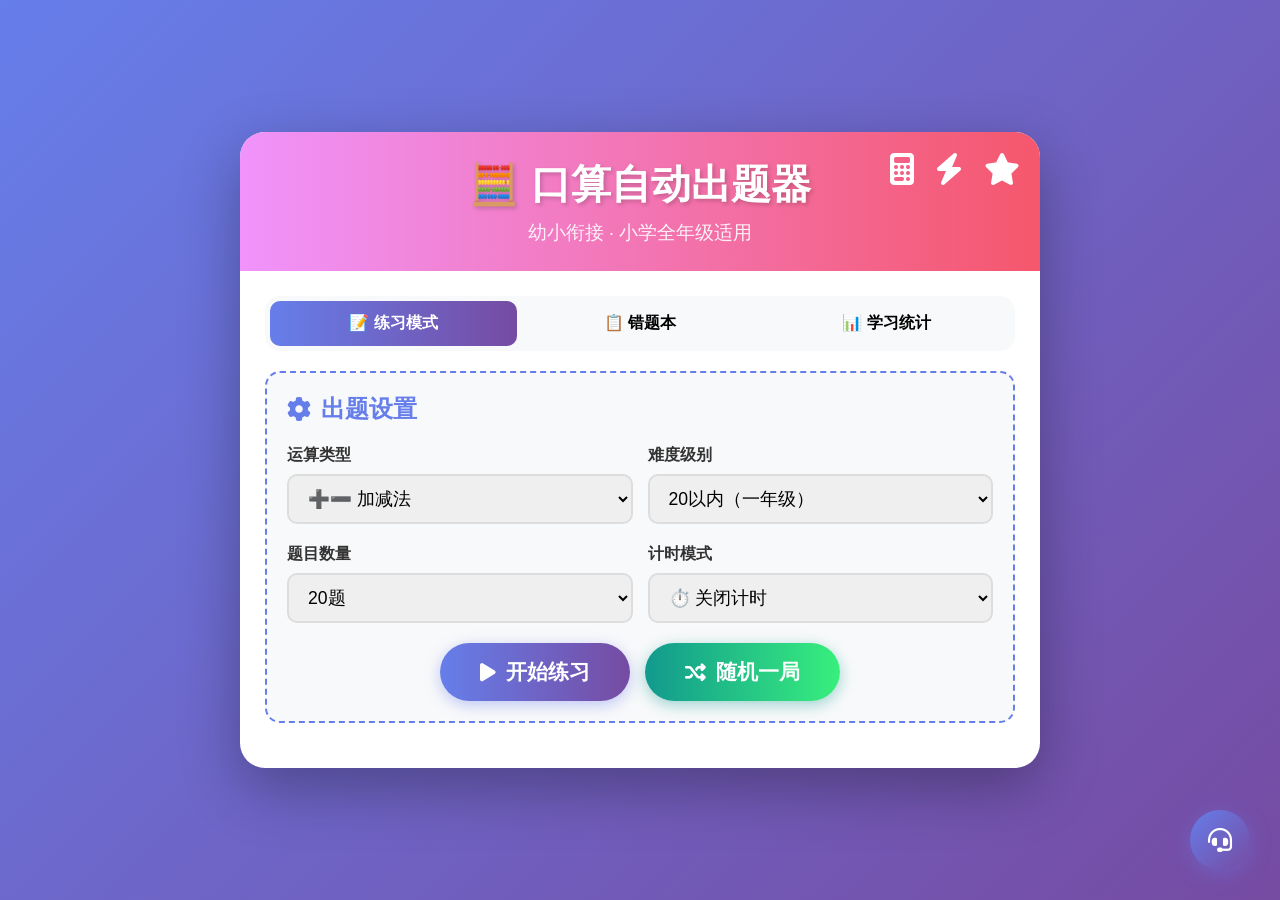
<file: kszd.html>
<!DOCTYPE html>
<html lang="zh-CN">
<head>
    <meta charset="UTF-8">
    <meta name="viewport" content="width=device-width, initial-scale=1.0">
    <title>口算自动出题器 - 幼小衔接到小学全年级</title>
    <link rel="stylesheet" href="https://cdnjs.cloudflare.com/ajax/libs/font-awesome/6.4.0/css/all.min.css">
    <style>
        * {
            box-sizing: border-box;
            margin: 0;
            padding: 0;
            font-family: 'Comic Sans MS', 'Segoe UI', 'PingFang SC', sans-serif;
        }

        body {
            background: linear-gradient(135deg, #667eea 0%, #764ba2 100%);
            min-height: 100vh;
            display: flex;
            justify-content: center;
            align-items: center;
            padding: 20px;
        }

        .container {
            width: 100%;
            max-width: 800px;
            background: white;
            border-radius: 25px;
            box-shadow: 0 20px 60px rgba(0, 0, 0, 0.3);
            overflow: hidden;
            animation: fadeIn 0.8s ease-out;
        }

        @keyframes fadeIn {
            from { opacity: 0; transform: translateY(30px); }
            to { opacity: 1; transform: translateY(0); }
        }

        /* 顶部标题区 */
        header {
            background: linear-gradient(90deg, #f093fb 0%, #f5576c 100%);
            color: white;
            text-align: center;
            padding: 25px 20px;
            position: relative;
        }

        header h1 {
            font-size: 2.5rem;
            margin-bottom: 8px;
            text-shadow: 2px 2px 4px rgba(0, 0, 0, 0.2);
        }

        header p {
            font-size: 1.2rem;
            opacity: 0.9;
        }

        .header-icons {
            position: absolute;
            top: 20px;
            right: 20px;
            font-size: 2rem;
        }

        .header-icons i {
            margin-left: 12px;
            animation: float 3s ease-in-out infinite;
        }

        .header-icons i:nth-child(2) { animation-delay: 0.5s; }
        .header-icons i:nth-child(3) { animation-delay: 1s; }

        @keyframes float {
            0%, 100% { transform: translateY(0); }
            50% { transform: translateY(-8px); }
        }

        .main-content {
            padding: 25px;
        }

        /* 设置区域 */
        .settings-section {
            background: #f8f9fa;
            border-radius: 15px;
            padding: 20px;
            margin-bottom: 20px;
            border: 2px dashed #667eea;
        }

        .settings-section h2 {
            color: #667eea;
            margin-bottom: 20px;
            font-size: 1.5rem;
            display: flex;
            align-items: center;
            gap: 10px;
        }

        .setting-row {
            display: flex;
            flex-wrap: wrap;
            gap: 15px;
            margin-bottom: 20px;
        }

        .setting-item {
            flex: 1;
            min-width: 200px;
        }

        .setting-item label {
            display: block;
            font-weight: bold;
            color: #333;
            margin-bottom: 8px;
            font-size: 1rem;
        }

        .setting-item select,
        .setting-item input {
            width: 100%;
            padding: 12px 15px;
            border: 2px solid #ddd;
            border-radius: 10px;
            font-size: 1.1rem;
            outline: none;
            transition: all 0.3s;
        }

        .setting-item select:focus,
        .setting-item input:focus {
            border-color: #667eea;
            box-shadow: 0 0 0 3px rgba(102, 126, 234, 0.2);
        }

        /* 题型选择 */
        .题型选择 {
            display: flex;
            flex-wrap: wrap;
            gap: 10px;
        }

        .题型选项 {
            display: none;
        }

        .题型选项 + label {
            padding: 10px 20px;
            background: #e9ecef;
            border-radius: 25px;
            cursor: pointer;
            transition: all 0.3s;
            font-size: 1rem;
        }

        .题型选项:checked + label {
            background: linear-gradient(90deg, #f093fb, #f5576c);
            color: white;
        }

        /* 开始按钮 */
        .start-btn-wrapper {
            display: flex;
            justify-content: center;
            gap: 15px;
            flex-wrap: wrap;
        }

        .start-btn {
            background: linear-gradient(90deg, #667eea, #764ba2);
            color: white;
            border: none;
            padding: 15px 40px;
            border-radius: 50px;
            font-size: 1.3rem;
            font-weight: bold;
            cursor: pointer;
            display: flex;
            align-items: center;
            gap: 10px;
            transition: all 0.3s;
            box-shadow: 0 4px 15px rgba(102, 126, 234, 0.4);
        }

        .start-btn:hover {
            transform: translateY(-3px);
            box-shadow: 0 8px 25px rgba(102, 126, 234, 0.5);
        }

        .start-btn.secondary {
            background: linear-gradient(90deg, #11998e, #38ef7d);
            box-shadow: 0 4px 15px rgba(17, 153, 142, 0.4);
        }

        .start-btn.secondary:hover {
            box-shadow: 0 8px 25px rgba(17, 153, 142, 0.5);
        }

        /* 游戏区域 */
        .game-section {
            display: none;
            background: white;
            border-radius: 20px;
            padding: 30px;
            text-align: center;
        }

        .game-header {
            display: flex;
            justify-content: space-between;
            align-items: center;
            margin-bottom: 25px;
            flex-wrap: wrap;
            gap: 15px;
        }

        .统计信息 {
            display: flex;
            gap: 20px;
            flex-wrap: wrap;
        }

        .stat-box {
            background: linear-gradient(135deg, #667eea22, #764ba222);
            padding: 10px 20px;
            border-radius: 15px;
            font-weight: bold;
            color: #667eea;
        }

        .stat-box i {
            margin-right: 8px;
        }

        .计时器 {
            font-size: 1.8rem;
            font-weight: bold;
            color: #f5576c;
            font-family: monospace;
        }

        .计时器-label {
            font-size: 0.9rem;
            color: #666;
        }

        /* 题目显示 */
        .题目卡片 {
            background: linear-gradient(135deg, #e0c3fc 0%, #8ec5fc 100%);
            border-radius: 25px;
            padding: 40px 30px;
            margin-bottom: 30px;
            box-shadow: 0 10px 30px rgba(0, 0, 0, 0.1);
        }

        .题号 {
            font-size: 1.2rem;
            color: #666;
            margin-bottom: 15px;
        }

        .算式 {
            font-size: 3.5rem;
            font-weight: bold;
            color: #333;
            font-family: 'Arial', sans-serif;
            margin: 20px 0;
        }

        .答案输入 {
            width: 100%;
            padding: 25px;
            font-size: 2.5rem;
            border: 4px solid #ddd;
            border-radius: 20px;
            text-align: center;
            outline: none;
            transition: all 0.3s;
        }

        .答案输入:focus {
            border-color: #667eea;
            box-shadow: 0 0 0 5px rgba(102, 126, 234, 0.3);
        }

        .答案输入.correct {
            border-color: #38ef7d;
            background: rgba(56, 239, 125, 0.1);
            animation: pulse-green 0.5s;
        }

        .答案输入.incorrect {
            border-color: #f5576c;
            background: rgba(245, 87, 108, 0.1);
            animation: shake 0.5s;
        }

        @keyframes shake {
            0%, 100% { transform: translateX(0); }
            20%, 60% { transform: translateX(-10px); }
            40%, 80% { transform: translateX(10px); }
        }

        @keyframes pulse-green {
            0% { transform: scale(1); }
            50% { transform: scale(1.02); }
            100% { transform: scale(1); }
        }

        .反馈 {
            font-size: 2rem;
            font-weight: bold;
            margin: 20px 0;
            min-height: 50px;
        }

        .反馈.correct { color: #38ef7d; }
        .反馈.incorrect { color: #f5576c; }

        .正确答案提示 {
            font-size: 1.3rem;
            color: #666;
            margin-top: 10px;
        }

        /* 按钮组 */
        .操作按钮 {
            display: flex;
            justify-content: center;
            gap: 15px;
            margin-top: 25px;
            flex-wrap: wrap;
        }

        .btn {
            padding: 15px 30px;
            font-size: 1.2rem;
            border: none;
            border-radius: 50px;
            cursor: pointer;
            font-weight: bold;
            display: flex;
            align-items: center;
            gap: 10px;
            transition: all 0.3s;
        }

        .btn-submit {
            background: linear-gradient(90deg, #11998e, #38ef7d);
            color: white;
        }

        .btn-next {
            background: linear-gradient(90deg, #667eea, #764ba2);
            color: white;
        }

        .btn-skip {
            background: #e9ecef;
            color: #666;
        }

        .btn:hover {
            transform: translateY(-3px);
            box-shadow: 0 5px 20px rgba(0, 0, 0, 0.2);
        }

        /* 结束界面 */
        .结果卡片 {
            background: linear-gradient(135deg, #667eea22, #764ba222);
            border-radius: 25px;
            padding: 40px;
            text-align: center;
        }

        .结果标题 {
            font-size: 2.5rem;
            color: #667eea;
            margin-bottom: 20px;
        }

        .结果统计 {
            display: flex;
            justify-content: center;
            gap: 30px;
            margin: 30px 0;
            flex-wrap: wrap;
        }

        .结果项 {
            text-align: center;
        }

        .结果数字 {
            font-size: 3rem;
            font-weight: bold;
            color: #f5576c;
        }

        .结果标签 {
            font-size: 1rem;
            color: #666;
            margin-top: 5px;
        }

        /* 错题本 */
        .错题本区域 {
            display: none;
            margin-top: 30px;
            padding-top: 30px;
            border-top: 2px dashed #ddd;
        }

        .错题本标题 {
            font-size: 1.5rem;
            color: #f5576c;
            margin-bottom: 20px;
            display: flex;
            align-items: center;
            gap: 10px;
        }

        .错题列表 {
            text-align: left;
        }

        .错题项 {
            background: rgba(245, 87, 108, 0.1);
            padding: 15px 20px;
            border-radius: 10px;
            margin-bottom: 10px;
            display: flex;
            justify-content: space-between;
            align-items: center;
        }

        .错题算式 {
            font-size: 1.3rem;
            font-weight: bold;
        }

        .错题答案 {
            color: #38ef7d;
            font-weight: bold;
        }

        /* 导航切换 */
        .nav-tabs {
            display: flex;
            background: #f8f9fa;
            border-radius: 15px;
            padding: 5px;
            margin-bottom: 20px;
        }

        .nav-tab {
            flex: 1;
            padding: 12px;
            text-align: center;
            cursor: pointer;
            border-radius: 10px;
            transition: all 0.3s;
            font-weight: bold;
        }

        .nav-tab.active {
            background: linear-gradient(90deg, #667eea, #764ba2);
            color: white;
        }

        /* Tab内容 */
        .tab-content {
            display: none;
        }

        .tab-content.active {
            display: block;
        }

        /* 客服按钮 */
        .customer-service {
            position: fixed;
            bottom: 30px;
            right: 30px;
            z-index: 100;
        }

        .cs-btn {
            width: 60px;
            height: 60px;
            border-radius: 50%;
            background: linear-gradient(135deg, #667eea, #764ba2);
            color: white;
            border: none;
            cursor: pointer;
            display: flex;
            align-items: center;
            justify-content: center;
            font-size: 24px;
            box-shadow: 0 4px 20px rgba(102, 126, 234, 0.4);
            animation: float 3s ease-in-out infinite;
        }

        /* 响应式 */
        /* 平板适配 */
        @media (max-width: 1024px) {
            .container { max-width: 95%; }
            header h1 { font-size: 2rem; }
        }

        /* 手机横屏 */
        @media (max-width: 768px) and (orientation: landscape) {
            .container { max-width: 98%; padding: 15px; }
            header { padding: 15px; }
            header h1 { font-size: 1.5rem; }
            .算式 { font-size: 2rem; }
            .答案输入 { font-size: 1.8rem; padding: 15px; height: 60px; }
            .main-content { padding: 15px; }
            .settings-section { padding: 15px; }
        }

        /* 手机竖屏 */
        @media (max-width: 768px) {
            body { padding: 10px; }
            .container { max-width: 100%; border-radius: 15px; }
            header { padding: 20px 15px; }
            header h1 { font-size: 1.8rem; }
            header p { font-size: 1rem; }
            .header-icons { display: none; }
            .main-content { padding: 15px; }
            .settings-section { padding: 15px; border-radius: 12px; }
            .setting-row { flex-direction: column; gap: 10px; }
            .setting-item { min-width: 100%; }
            .start-btn { padding: 12px 30px; font-size: 1.1rem; }
            .game-section { padding: 15px; }
            .题目卡片 { padding: 20px 15px; }
            .算式 { font-size: 2.5rem; padding: 15px; }
            .答案输入 { 
                font-size: 1.8rem; 
                padding: 15px; 
                height: 60px;
                border-radius: 12px;
            }
            .反馈 { font-size: 1.8rem; }
            .正确答案提示 { font-size: 1.1rem; }
            .结果数字 { font-size: 2.5rem; }
            .结果卡片 { padding: 25px 15px; }
            .结果统计 { gap: 15px; }
            .操作按钮 { gap: 10px; }
            .btn { padding: 12px 20px; font-size: 1rem; }
        }

        /* 小屏手机 */
        @media (max-width: 480px) {
            body { padding: 5px; }
            .container { border-radius: 10px; }
            header { padding: 15px 10px; }
            header h1 { font-size: 1.5rem; }
            .main-content { padding: 10px; }
            .settings-section { padding: 12px; border-radius: 10px; }
            .setting-item label { font-size: 0.9rem; }
            .setting-item select, .setting-item input { padding: 10px; font-size: 1rem; }
            .start-btn { padding: 10px 25px; font-size: 1rem; width: 100%; justify-content: center; }
            .start-btn-wrapper { flex-direction: column; }
            .nav-tabs { border-radius: 10px; }
            .nav-tab { padding: 10px; font-size: 0.9rem; }
            .题目卡片 { padding: 15px 10px; border-radius: 15px; }
            .题号 { font-size: 0.9rem; }
            .算式 { font-size: 2rem; padding: 12px; }
            .答案输入 { font-size: 1.5rem; padding: 12px; height: 50px; }
            .反馈 { font-size: 1.5rem; }
            .正确答案提示 { font-size: 1rem; }
            .操作按钮 { flex-direction: column; gap: 8px; }
            .btn { width: 100%; justify-content: center; padding: 12px; font-size: 1rem; }
            .结果标题 { font-size: 1.8rem; }
            .结果数字 { font-size: 2rem; }
            .结果标签 { font-size: 0.9rem; }
            .customer-service { bottom: 15px; right: 15px; }
            .cs-btn { width: 50px; height: 50px; }
        }

        /* 鼓掌动画 */
        .applause {
            position: fixed;
            top: 50%;
            left: 50%;
            transform: translate(-50%, -50%);
            pointer-events: none;
            opacity: 0;
            z-index: 1000;
        }

        .applause.show {
            animation: applause 1.5s forwards;
        }

        @keyframes applause {
            0% { opacity: 0; }
            20% { opacity: 1; }
            80% { opacity: 1; }
            100% { opacity: 0; }
        }

        .applause i {
            font-size: 5rem;
            color: #38ef7d;
            margin: 0 15px;
        }

        .applause.show i:nth-child(1) { animation: rise 1s 0.1s ease-out forwards; }
        .applause.show i:nth-child(2) { animation: rise 1s 0.3s ease-out forwards; }
        .applause.show i:nth-child(3) { animation: rise 1s 0.5s ease-out forwards; }

        @keyframes rise {
            0% { opacity: 0; transform: translateY(50px) scale(0.5); }
            50% { opacity: 1; transform: translateY(-30px) scale(1.2); }
            100% { opacity: 0; transform: translateY(-100px) scale(1); }
        }
    </style>
</head>
<body>
    <div class="container">
        <header>
            <div class="header-icons">
                <i class="fas fa-calculator"></i>
                <i class="fas fa-bolt"></i>
                <i class="fas fa-star"></i>
            </div>
            <h1>🧮 口算自动出题器</h1>
            <p>幼小衔接 · 小学全年级适用</p>
        </header>

        <div class="main-content">
            <!-- 导航切换 -->
            <div class="nav-tabs">
                <div class="nav-tab active" onclick="切换标签('练习')">📝 练习模式</div>
                <div class="nav-tab" onclick="切换标签('错题')">📋 错题本</div>
                <div class="nav-tab" onclick="切换标签('统计')">📊 学习统计</div>
            </div>

            <!-- 练习模式 -->
            <div class="tab-content active" id="练习">
                <div class="settings-section" id="settingsSection">
                    <h2><i class="fas fa-cog"></i> 出题设置</h2>
                    
                    <div class="setting-row">
                        <div class="setting-item">
                            <label>运算类型</label>
                            <select id="运算类型">
                                <option value="加减">➕➖ 加减法</option>
                                <option value="乘除">✖➗ 乘除法</option>
                                <option value="混合">➕➖✖➗ 混合运算</option>
                            </select>
                        </div>
                        <div class="setting-item">
                            <label>难度级别</label>
                            <select id="难度级别" onchange="更新数字范围()">
                                <option value="10以内">10以内（幼小衔接）</option>
                                <option value="20以内" selected>20以内（一年级）</option>
                                <option value="50以内">50以内（二年级）</option>
                                <option value="100以内">100以内（三年级）</option>
                                <option value="1000以内">1000以内（四年级）</option>
                                <option value="万以内">万以内（五六年级）</option>
                            </select>
                        </div>
                    </div>

                    <div class="setting-row">
                        <div class="setting-item">
                            <label>题目数量</label>
                            <select id="题目数量">
                                <option value="10">10题</option>
                                <option value="20" selected>20题</option>
                                <option value="30">30题</option>
                                <option value="50">50题</option>
                                <option value="100">100题</option>
                            </select>
                        </div>
                        <div class="setting-item">
                            <label>计时模式</label>
                            <select id="计时模式">
                                <option value="关闭">⏱️ 关闭计时</option>
                                <option value="开启">⏱️ 开启计时挑战</option>
                            </select>
                        </div>
                    </div>

                    <div class="start-btn-wrapper">
                        <button class="start-btn" onclick="开始练习()">
                            <i class="fas fa-play"></i> 开始练习
                        </button>
                        <button class="start-btn secondary" onclick="随机练习()">
                            <i class="fas fa-random"></i> 随机一局
                        </button>
                    </div>
                </div>

                <!-- 游戏区域 -->
                <div class="game-section" id="gameSection">
                    <div class="game-header">
                        <div class="统计信息">
                            <div class="stat-box">
                                <i class="fas fa-check-circle"></i>
                                <span id="正确数">0</span> / <span id="总数">0</span>
                            </div>
                            <div class="stat-box">
                                <i class="fas fa-clock"></i>
                                <span id="已用时">0</span>秒
                            </div>
                        </div>
                        <div class="计时器" id="计时器显示" style="display:none;">
                            <div class="计时器-label">⏱️ 用时</div>
                            <span id="计时器">00:00</span>
                        </div>
                    </div>

                    <div class="题目卡片">
                        <div class="题号" id="题号">第 1 题</div>
                        <div class="算式" id="算式显示">5 + 3 = ?</div>
                        <input type="number" class="答案输入" id="答案输入" placeholder="请输入答案" onkeypress="检查回车(event)">
                        <div class="反馈" id="反馈"></div>
                        <div class="正确答案提示" id="正确答案提示"></div>
                    </div>

                    <div class="操作按钮">
                        <button class="btn btn-submit" onclick="提交答案()">
                            <i class="fas fa-check"></i> 提交答案
                        </button>
                        <button class="btn btn-next" onclick="下一题()" id="下一题按钮" style="display:none;">
                            <i class="fas fa-arrow-right"></i> 下一题
                        </button>
                        <button class="btn btn-skip" onclick="跳过此题()">
                            <i class="fas fa-forward"></i> 跳过
                        </button>
                    </div>
                </div>

                <!-- 结果区域 -->
                <div class="game-section" id="结果区域" style="display:none;">
                    <div class="结果卡片">
                        <div class="结果标题" id="结果标题">🎉 练习完成！</div>
                        <div class="结果统计">
                            <div class="结果项">
                                <div class="结果数字" id="最终正确">0</div>
                                <div class="结果标签">正确题数</div>
                            </div>
                            <div class="结果项">
                                <div class="结果数字" id="最终用时">0</div>
                                <div class="结果标签">总用时(秒)</div>
                            </div>
                            <div class="结果项">
                                <div class="结果数字" id="正确率">0%</div>
                                <div class="结果标签">正确率</div>
                            </div>
                        </div>
                        <div class="start-btn-wrapper">
                            <button class="start-btn" onclick="重新练习()">
                                <i class="fas fa-redo"></i> 再练一次
                            </button>
                            <button class="start-btn secondary" onclick="返回设置()">
                                <i class="fas fa-home"></i> 返回设置
                            </button>
                        </div>

                        <!-- 错题本 -->
                        <div class="错题本区域" id="错题本显示"></div>
                    </div>
                </div>
            </div>

            <!-- 错题本 -->
            <div class="tab-content" id="错题">
                <div class="settings-section">
                    <h2><i class="fas fa-book"></i> 我的错题本</h2>
                    <p id="错题统计">暂无错题记录，加油！</p>
                    <div id="错题列表" class="错题列表"></div>
                    <div class="start-btn-wrapper" style="margin-top:20px;">
                        <button class="start-btn secondary" onclick="清空错题()">
                            <i class="fas fa-trash"></i> 清空错题本
                        </button>
                        <button class="start-btn" onclick="练习错题()">
                            <i class="fas fa-redo"></i> 专项练习错题
                        </button>
                    </div>
                </div>
            </div>

            <!-- 学习统计 -->
            <div class="tab-content" id="统计">
                <div class="settings-section">
                    <h2><i class="fas fa-chart-bar"></i> 学习统计</h2>
                    <div id="统计内容"></div>
                    <div class="start-btn-wrapper" style="margin-top:20px;">
                        <button class="start-btn secondary" onclick="重置数据()">
                            <i class="fas fa-trash"></i> 重置所有数据
                        </button>
                    </div>
                </div>
            </div>
        </div>
    </div>

    <!-- 鼓掌动画 -->
    <div class="applause" id="鼓掌">
        <i class="fas fa-star"></i>
        <i class="fas fa-star"></i>
        <i class="fas fa-star"></i>
    </div>

    <!-- 客服按钮 -->
    <div class="customer-service">
        <button class="cs-btn">
            <i class="fas fa-headset"></i>
        </button>
    </div>

    <script>
        // 游戏状态
        let 游戏状态 = {
            题目列表: [],
            当前题号: 0,
            正确数: 0,
            已答题数: 0,
            总题数: 20,
            错题列表: [],
            开始时间: null,
            计时器ID: null,
            是否计时: false,
            已保存做题数: 0,
            已保存正确数: 0
        };

        // 数字范围配置
        const 数字范围 = {
            '10以内': { min: 1, max: 9 },
            '20以内': { min: 1, max: 19 },
            '50以内': { min: 1, max: 49 },
            '100以内': { min: 1, max: 99 },
            '1000以内': { min: 10, max: 999 },
            '万以内': { min: 100, max: 9999 }
        };

        // 切换标签页
        function 切换标签(标签名) {
            document.querySelectorAll('.nav-tab').forEach(tab => tab.classList.remove('active'));
            document.querySelectorAll('.tab-content').forEach(content => content.classList.remove('active'));
            
            event.target.classList.add('active');
            document.getElementById(标签名).classList.add('active');

            if (标签名 === '错题') {
                加载错题本();
            } else if (标签名 === '统计') {
                加载统计数据();
            }
        }

        // 更新数字范围说明
        function 更新数字范围() {
            const 难度 = document.getElementById('难度级别').value;
            console.log('当前难度:', 难度);
        }

        // 获取随机数
        function 获取随机数(min, max) {
            return Math.floor(Math.random() * (max - min + 1)) + min;
        }

        // 生成题目
        function 生成题目() {
            const 难度 = document.getElementById('难度级别').value;
            const 类型 = document.getElementById('运算类型').value;
            const 范围 = 数字范围[难度];

            let num1, num2, operator, answer;

            if (类型 === '加减') {
                const ops = ['+', '-'];
                operator = ops[获取随机数(0, 1)];
                
                if (operator === '+') {
                    num1 = 获取随机数(范围.min, Math.min(范围.max, 50));
                    num2 = 获取随机数(范围.min, Math.min(范围.max, 50));
                    answer = num1 + num2;
                } else {
                    num1 = 获取随机数(范围.min + 1, 范围.max);
                    num2 = 获取随机数(范围.min, num1 - 1);
                    answer = num1 - num2;
                }
            } else if (类型 === '乘除') {
                const ops = ['×', '÷'];
                operator = ops[获取随机数(0, 1)];
                
                if (operator === '×') {
                    num1 = 获取随机数(2, 9);
                    num2 = 获取随机数(2, 9);
                    answer = num1 * num2;
                } else {
                    answer = 获取随机数(2, 9);
                    num2 = 获取随机数(2, 9);
                    num1 = answer * num2;
                }
            } else {
                const ops = ['+', '-', '×', '÷'];
                operator = ops[获取随机数(0, 3)];
                
                switch(operator) {
                    case '+':
                        num1 = 获取随机数(范围.min, Math.min(范围.max, 50));
                        num2 = 获取随机数(范围.min, Math.min(范围.max, 50));
                        answer = num1 + num2;
                        break;
                    case '-':
                        num1 = 获取随机数(范围.min + 1, 范围.max);
                        num2 = 获取随机数(范围.min, num1 - 1);
                        answer = num1 - num2;
                        break;
                    case '×':
                        num1 = 获取随机数(2, 9);
                        num2 = 获取随机数(2, 9);
                        answer = num1 * num2;
                        break;
                    case '÷':
                        answer = 获取随机数(2, 9);
                        num2 = 获取随机数(2, 9);
                        num1 = answer * num2;
                        break;
                }
            }

            return {
                num1,
                num2,
                operator,
                answer,
                text: `${num1} ${operator} ${num2} = ?`
            };
        }

        // 开始练习
        function 开始练习() {
            const 数量 = parseInt(document.getElementById('题目数量').value);
            const 是否计时 = document.getElementById('计时模式').value === '开启';

            游戏状态 = {
                题目列表: [],
                当前题号: 0,
                正确数: 0,
                已答题数: 0,
                总题数: 数量,
                错题列表: [],
                开始时间: Date.now(),
                计时器ID: null,
                是否计时: 是否计时,
                已保存做题数: 0,
                已保存正确数: 0
            };

            // 生成题目列表
            for (let i = 0; i < 数量; i++) {
                游戏状态.题目列表.push(生成题目());
            }

            // 切换显示
            document.getElementById('settingsSection').style.display = 'none';
            document.getElementById('gameSection').style.display = 'block';
            document.getElementById('结果区域').style.display = 'none';

            // 初始化计时器
            if (是否计时) {
                document.getElementById('计时器显示').style.display = 'block';
                开始计时器();
            } else {
                document.getElementById('计时器显示').style.display = 'none';
            }

            显示当前题目();
// 初始化练习次数
const 旧数据 = 获取学习数据();
const 记录 = {
    总做题数: 旧数据.总做题数 || 0,
    总正确数: 旧数据.总正确数 || 0,
    练习次数: (旧数据.练习次数 || 0) + 1,
    最后练习时间: ''
};
localStorage.setItem('口算练习_学习统计', JSON.stringify(记录));
        }

        // 随机练习
        function 随机练习() {
            const 难度列表 = ['10以内', '20以内', '50以内', '100以内'];
            const 类型列表 = ['加减', '乘除', '混合'];
            
            document.getElementById('难度级别').value = 难度列表[获取随机数(0, 3)];
            document.getElementById('运算类型').value = 类型列表[获取随机数(0, 2)];
            document.getElementById('题目数量').value = '20';
            document.getElementById('计时模式').value = '开启';

            开始练习();
        }

        // 显示当前题目
        function 显示当前题目() {
            if (游戏状态.当前题号 >= 游戏状态.总题数) {
                结束练习();
                return;
            }

            const 题目 = 游戏状态.题目列表[游戏状态.当前题号];
            document.getElementById('题号').textContent = `第 ${游戏状态.当前题号 + 1} 题`;
            document.getElementById('算式显示').textContent = 题目.text;
            document.getElementById('答案输入').value = '';
            document.getElementById('答案输入').className = '答案输入';
            document.getElementById('答案输入').focus();
            document.getElementById('反馈').textContent = '';
            document.getElementById('反馈').className = '反馈';
            document.getElementById('正确答案提示').textContent = '';
            document.getElementById('下一题按钮').style.display = 'none';
            document.getElementById('已用时').textContent = Math.floor((Date.now() - 游戏状态.开始时间) / 1000);
        }

        // 提交答案
        function 提交答案() {
            const 用户答案 = parseInt(document.getElementById('答案输入').value);
            const 题目 = 游戏状态.题目列表[游戏状态.当前题号];

            if (isNaN(用户答案)) {
                document.getElementById('反馈').textContent = '请输入答案！';
                document.getElementById('反馈').className = '反馈 incorrect';
                return;
            }

            游戏状态.已答题数++;

            if (用户答案 === 题目.answer) {
                // 正确
                游戏状态.正确数++;
                document.getElementById('答案输入').className = '答案输入 correct';
                document.getElementById('反馈').textContent = '🎉 太棒了！';
                document.getElementById('反馈').className = '反馈 correct';

                // 鼓掌动画
                const 鼓掌 = document.getElementById('鼓掌');
                鼓掌.classList.add('show');
                setTimeout(() => {
                    鼓掌.classList.remove('show');
                    游戏状态.当前题号++;
                    显示当前题目();
                }, 800);
            } else {
                // 错误
                document.getElementById('答案输入').className = '答案输入 incorrect';
                document.getElementById('反馈').textContent = '❌ 再想想！';
                document.getElementById('反馈').className = '反馈 incorrect';
                document.getElementById('正确答案提示').textContent = `正确答案：${题目.answer}`;

                // 记录错题
                游戏状态.错题列表.push({
                    ...题目,
                    userAnswer: 用户答案
                });
            }

            document.getElementById('正确数').textContent = 游戏状态.正确数;
            document.getElementById('总数').textContent = 游戏状态.已答题数;
            document.getElementById('下一题按钮').style.display = 'inline-flex';
            保存学习记录();
        }

        // 下一题
        function 下一题() {
            游戏状态.当前题号++;
            显示当前题目();
            保存学习记录();
        }

        // 跳过此题
        function 跳过此题() {
            const 题目 = 游戏状态.题目列表[游戏状态.当前题号];
            游戏状态.已答题数++;
            游戏状态.错题列表.push({
                ...题目,
                userAnswer: '跳过'
            });
            document.getElementById('总数').textContent = 游戏状态.已答题数;
            
            游戏状态.当前题号++;
            显示当前题目();
        }
        // 检查回车
        function 检查回车(event) {
            if (event.key === 'Enter') {
                if (document.getElementById('下一题按钮').style.display === 'none') {
                    提交答案();
                } else {
                    下一题();
                }
            }
        }

        // 结束练习
        function 结束练习() {
            if (游戏状态.计时器ID) {
                clearInterval(游戏状态.计时器ID);
            }

            const 用时 = Math.floor((Date.now() - 游戏状态.开始时间) / 1000);
            const 正确率 = Math.round((游戏状态.正确数 / 游戏状态.总题数) * 100);

            document.getElementById('gameSection').style.display = 'none';
            document.getElementById('结果区域').style.display = 'block';

            document.getElementById('最终正确').textContent = 游戏状态.正确数;
            document.getElementById('最终用时').textContent = 用时;
            document.getElementById('正确率').textContent = 正确率 + '%';

            // 显示错题
            const 错题显示 = document.getElementById('错题本显示');
            if (游戏状态.错题列表.length > 0) {
                错题显示.style.display = 'block';
                错题显示.innerHTML = `
                    <div class="错题本标题">
                        <i class="fas fa-exclamation-triangle"></i>
                        本次错题（共${游戏状态.错题列表.length}题）
                    </div>
                    <div class="错题列表">
                        ${游戏状态.错题列表.map((错题, i) => `
                            <div class="错题项">
                                <span>${i + 1}. ${错题.text}</span>
                                <span class="错题答案">正确答案: ${错题.answer}</span>
                            </div>
                        `).join('')}
                    </div>
                `;

                // 保存错题到本地
                保存错题到本地();
            } else {
                错题显示.style.display = 'none';
            }


        }

        // 重新练习
        function 重新练习() {
            开始练习();
        }

        // 返回设置
        function 返回设置() {
            document.getElementById('settingsSection').style.display = 'block';
            document.getElementById('gameSection').style.display = 'none';
            document.getElementById('结果区域').style.display = 'none';
        }

        // 计时器
        function 开始计时器() {
            if (游戏状态.计时器ID) {
                clearInterval(游戏状态.计时器ID);
            }
            
            const 开始时间 = Date.now();
            const 计时器显示 = document.getElementById('计时器');
            
            游戏状态.计时器ID = setInterval(() => {
                const elapsed = Math.floor((Date.now() - 开始时间) / 1000);
                const minutes = Math.floor(elapsed / 60);
                const seconds = elapsed % 60;
                计时器显示.textContent = `${String(minutes).padStart(2, '0')}:${String(seconds).padStart(2, '0')}`;
            }, 1000);
        }

        // 本地存储
        function 保存学习记录() {
            // 只保存增量（当前值 - 上次保存时的基准值）
            const 新增做题 = 游戏状态.已答题数 - 游戏状态.已保存做题数;
            const 新增正确 = 游戏状态.正确数 - 游戏状态.已保存正确数;
            
            if (新增做题 > 0) {
                const 旧数据 = 获取学习数据();
                const 记录 = {
                    总做题数: (旧数据.总做题数 || 0) + 新增做题,
                    总正确数: (旧数据.总正确数 || 0) + 新增正确,
                    练习次数: 旧数据.练习次数 || 0,
                    最后练习时间: new Date().toLocaleString()
                };
                localStorage.setItem('口算练习_学习统计', JSON.stringify(记录));
                
                // 更新基准值
                游戏状态.已保存做题数 = 游戏状态.已答题数;
                游戏状态.已保存正确数 = 游戏状态.正确数;
            }
        }

        function 获取学习数据() {
            const data = localStorage.getItem('口算练习_学习统计');
            return data ? JSON.parse(data) : {};
        }

        function 保存错题到本地() {
            const 现有错题 = 获取错题数据();
            const 新错题 = [...现有错题, ...游戏状态.错题列表.filter(
                新错 => !现有错题.some(旧错 => 
                    旧错.num1 === 新错.num1 && 
                    旧错.num2 === 新错.num2 && 
                    旧错.operator === 新错.operator
                )
            )];
            localStorage.setItem('口算练习_错题本', JSON.stringify(新错题.slice(-100)));
        }

        function 获取错题数据() {
            const data = localStorage.getItem('口算练习_错题本');
            return data ? JSON.parse(data) : [];
        }

        // 加载错题本
        function 加载错题本() {
            const 错题 = 获取错题数据();
            const 列表容器 = document.getElementById('错题列表');
            const 统计 = document.getElementById('错题统计');

            if (错题.length === 0) {
                列表容器.innerHTML = '<p style="text-align:center;color:#666;">暂无错题记录，继续加油！</p>';
                统计.textContent = '暂无错题记录，继续加油！';
                return;
            }

            统计.textContent = `共 ${错题.length} 道错题`;
            列表容器.innerHTML = 错题.slice(-20).reverse().map((错题, i) => `
                <div class="错题项">
                    <span>${i + 1}. ${错题.text}</span>
                    <span class="错题答案">${错题.answer}</span>
                </div>
            `).join('');
        }

        // 练习错题
        function 练习错题() {
            const 错题 = 获取错题数据();
            if (错题.length === 0) {
                alert('暂无错题！');
                return;
            }

            游戏状态 = {
                题目列表: 错题.slice(-20),
                当前题号: 0,
                正确数: 0,
                已答题数: 0,
                总题数: Math.min(错题.length, 20),
                错题列表: [],
                开始时间: Date.now(),
                计时器ID: null,
                是否计时: true
            };

            document.querySelectorAll('.nav-tab').forEach(tab => tab.classList.remove('active'));
            document.querySelectorAll('.tab-content').forEach(content => content.classList.remove('active'));
            document.querySelector('.nav-tab').classList.add('active');
            document.getElementById('练习').classList.add('active');

            document.getElementById('settingsSection').style.display = 'none';
            document.getElementById('gameSection').style.display = 'block';
            document.getElementById('结果区域').style.display = 'none';
            document.getElementById('计时器显示').style.display = 'block';
            
            开始计时器();
            显示当前题目();
        }

        // 清空错题
        function 清空错题() {
            if (confirm('确定要清空错题本吗？')) {
                localStorage.removeItem('口算练习_错题本');
                加载错题本();
            }
        }

        // 加载统计数据
        function 加载统计数据() {
            const 数据 = 获取学习数据();
            const 统计容器 = document.getElementById('统计内容');

            if (!数据.练习次数) {
                统计容器.innerHTML = '<p style="text-align:center;color:#666;">暂无学习记录，开始练习吧！</p>';
                return;
            }

            const 总正确率 = 数据.总做题数 > 0 ? Math.round((数据.总正确数 / 数据.总做题数) * 100) : 0;

            统计容器.innerHTML = `
                <div style="display:grid;grid-template-columns:repeat(auto-fit,minmax(150px,1fr));gap:15px;">
                    <div class="stat-box" style="text-align:center;">
                        <div style="font-size:2rem;font-weight:bold;color:#667eea;">${数据.练习次数}</div>
                        <div>练习次数</div>
                    </div>
                    <div class="stat-box" style="text-align:center;">
                        <div style="font-size:2rem;font-weight:bold;color:#38ef7d;">${数据.总做题数}</div>
                        <div>总做题数</div>
                    </div>
                    <div class="stat-box" style="text-align:center;">
                        <div style="font-size:2rem;font-weight:bold;color:#f5576c;">${数据.总正确数}</div>
                        <div>总正确数</div>
                    </div>
                    <div class="stat-box" style="text-align:center;">
                        <div style="font-size:2rem;font-weight:bold;color:#667eea;">${总正确率}%</div>
                        <div>总正确率</div>
                    </div>
                </div>
                <p style="text-align:center;color:#666;margin-top:15px;">
                    最后练习：${数据.最后练习时间 || '暂无'}
                </p>
            `;
        }

        // 重置数据
        function 重置数据() {
            if (confirm('确定要重置所有学习数据吗？此操作不可恢复！')) {
                localStorage.removeItem('口算练习_学习统计');
                localStorage.removeItem('口算练习_错题本');
                加载统计数据();
                加载错题本();
                alert('数据已重置！');
            }
        }

        // 初始化
        window.addEventListener('load', function() {
            加载统计数据();
        });
    </script>
</body>
</html>
</file>
<file: style.css>
:root {
  --ink: #18332f;
  --muted: #60716c;
  --paper: #f7f3e8;
  --panel: #fffaf0;
  --green: #0f7a5f;
  --leaf: #1d9a78;
  --red: #c94f3d;
  --gold: #d7a541;
  --blue: #28799e;
  --line: rgba(24, 51, 47, 0.14);
  --shadow: 0 18px 55px rgba(23, 58, 50, 0.14);
}

* {
  box-sizing: border-box;
}

body {
  margin: 0;
  min-height: 100vh;
  font-family: "Microsoft YaHei", "PingFang SC", Arial, sans-serif;
  color: var(--ink);
  background:
    radial-gradient(circle at 12% 10%, rgba(215, 165, 65, 0.18), transparent 28%),
    linear-gradient(135deg, #f9f1dc 0%, #edf6ef 48%, #e8f2f5 100%);
}

body::before {
  content: "";
  position: fixed;
  inset: 0;
  z-index: -1;
  background:
    repeating-linear-gradient(45deg, rgba(15, 122, 95, 0.035) 0 2px, transparent 2px 30px),
    repeating-linear-gradient(-45deg, rgba(201, 79, 61, 0.028) 0 2px, transparent 2px 36px);
  pointer-events: none;
}

button,
input,
textarea,
select {
  font: inherit;
}

button {
  border: 0;
  cursor: pointer;
}

button:disabled {
  opacity: 0.55;
  cursor: default;
}

.hidden {
  display: none !important;
}

body.auth-locked {
  overflow: hidden;
}

body.auth-locked .app-shell {
  display: none;
}

.auth-screen {
  display: none;
}

body.auth-locked .auth-screen {
  display: grid;
  place-items: center;
  min-height: 100vh;
  padding: 24px;
}

.auth-card {
  width: min(480px, 100%);
  padding: 34px;
  border: 1px solid var(--line);
  border-radius: 8px;
  background: rgba(255, 250, 240, 0.94);
  box-shadow: var(--shadow);
}

.auth-card .brand-mark {
  margin-bottom: 20px;
}

.auth-card h1 {
  margin: 8px 0 14px;
  font-size: 36px;
  line-height: 1.18;
}

.auth-card p {
  color: var(--muted);
  line-height: 1.7;
}

.auth-form {
  display: grid;
  gap: 14px;
  margin-top: 22px;
}

.auth-form label {
  display: grid;
  gap: 8px;
  color: var(--muted);
  font-weight: 800;
}

.auth-form input {
  width: 100%;
  border: 1px solid var(--line);
  border-radius: 8px;
  padding: 13px 14px;
  color: var(--ink);
  background: #fff;
}

.auth-message {
  min-height: 24px;
  margin: 14px 0 0;
  color: var(--red);
  font-weight: 700;
}

.auth-logout {
  width: 100%;
  min-height: 38px;
  margin-top: 14px;
  border-radius: 8px;
  color: var(--green);
  background: #e8f4ee;
  font-weight: 800;
}

.app-shell {
  display: grid;
  grid-template-columns: 280px 1fr;
  min-height: 100vh;
}

.sidebar {
  position: sticky;
  top: 0;
  height: 100vh;
  padding: 28px 20px;
  background: rgba(255, 250, 240, 0.9);
  border-right: 1px solid var(--line);
  backdrop-filter: blur(18px);
}

.brand {
  display: flex;
  align-items: center;
  gap: 12px;
  margin-bottom: 34px;
}

.brand-mark {
  display: grid;
  place-items: center;
  width: 48px;
  height: 48px;
  border-radius: 8px;
  background: var(--green);
  color: #fff;
  font-size: 24px;
  font-weight: 800;
  box-shadow: 0 10px 24px rgba(15, 122, 95, 0.25);
}

.brand strong,
.brand span {
  display: block;
}

.brand strong {
  font-size: 18px;
}

.brand span,
.side-panel span,
.stat span,
.result-panel span,
.eyebrow {
  color: var(--muted);
  font-size: 13px;
}

.nav-list {
  display: grid;
  gap: 10px;
}

.nav-item {
  width: 100%;
  padding: 13px 16px;
  border-radius: 8px;
  color: var(--ink);
  text-align: left;
  background: transparent;
}

.nav-item.active,
.nav-item:hover {
  color: #fff;
  background: var(--green);
}

.side-panel {
  position: absolute;
  left: 20px;
  right: 20px;
  bottom: 24px;
  padding: 18px;
  border: 1px solid var(--line);
  border-radius: 8px;
  background: #fff;
}

.side-panel strong {
  display: block;
  margin: 8px 0;
  font-size: 22px;
}

.side-panel p {
  margin: 0;
  color: var(--muted);
  line-height: 1.7;
}

.main {
  padding: 34px;
  overflow: hidden;
}

.view {
  display: none;
}

.view.active {
  display: block;
}

.hero {
  display: grid;
  grid-template-columns: minmax(0, 1.05fr) minmax(360px, 0.95fr);
  gap: 28px;
  align-items: stretch;
  min-height: 420px;
  margin-bottom: 24px;
}

.hero-copy {
  display: flex;
  flex-direction: column;
  justify-content: center;
  padding: 54px;
  border-radius: 8px;
  background: rgba(255, 250, 240, 0.82);
  box-shadow: var(--shadow);
}

.eyebrow {
  text-transform: uppercase;
  letter-spacing: 0;
  font-weight: 700;
}

h1,
h2,
h3,
p {
  margin-top: 0;
}

h1 {
  max-width: 720px;
  margin-bottom: 18px;
  font-size: clamp(42px, 6vw, 78px);
  line-height: 1.02;
}

h2 {
  margin-bottom: 0;
  font-size: 34px;
}

.hero-copy p {
  max-width: 680px;
  color: var(--muted);
  font-size: 18px;
  line-height: 1.8;
}

.hero-actions,
.quiz-actions {
  display: flex;
  flex-wrap: wrap;
  gap: 12px;
  margin-top: 18px;
}

.primary-btn,
.ghost-btn {
  min-height: 44px;
  padding: 0 18px;
  border-radius: 8px;
  font-weight: 700;
}

.primary-btn {
  color: #fff;
  background: var(--green);
}

.ghost-btn {
  color: var(--green);
  background: #e8f4ee;
}

.dragon-scene {
  position: relative;
  min-height: 420px;
  overflow: hidden;
  border-radius: 8px;
  background:
    linear-gradient(180deg, rgba(255, 250, 240, 0.9) 0 43%, rgba(102, 171, 179, 0.32) 44% 100%),
    linear-gradient(135deg, #f5d58a, #94cfbd);
  box-shadow: var(--shadow);
}

.dragon-scene::after {
  content: "";
  position: absolute;
  inset: 0;
  background:
    repeating-linear-gradient(115deg, transparent 0 42px, rgba(255,255,255,0.12) 43px 45px),
    linear-gradient(transparent, rgba(15, 122, 95, 0.08));
  pointer-events: none;
}

.sun {
  position: absolute;
  top: 42px;
  right: 56px;
  width: 96px;
  height: 96px;
  border-radius: 50%;
  background: var(--red);
  box-shadow: 0 0 0 18px rgba(201, 79, 61, 0.14);
}

.cloud {
  position: absolute;
  height: 28px;
  border-radius: 999px;
  background: rgba(255, 255, 255, 0.7);
  animation: drift 9s ease-in-out infinite alternate;
}

.cloud::before,
.cloud::after {
  content: "";
  position: absolute;
  bottom: 0;
  border-radius: 50%;
  background: inherit;
}

.cloud::before {
  left: 20px;
  width: 38px;
  height: 38px;
}

.cloud::after {
  right: 18px;
  width: 48px;
  height: 48px;
}

.cloud-one {
  left: 72px;
  top: 72px;
  width: 128px;
}

.cloud-two {
  right: 132px;
  top: 156px;
  width: 98px;
  transform: scale(0.82);
  animation-delay: -3s;
}

.boat {
  position: absolute;
  left: 12%;
  right: 10%;
  bottom: 110px;
  height: 76px;
  border-radius: 0 0 80px 80px;
  background: linear-gradient(90deg, #8f402c, #c46b3f 55%, #8f402c);
  transform: skewX(-10deg);
  animation: rowBoat 3.6s ease-in-out infinite;
}

.boat::before {
  content: "";
  position: absolute;
  left: -38px;
  top: -36px;
  width: 82px;
  height: 74px;
  border-radius: 70px 12px 0 0;
  background: var(--red);
  transform: rotate(-15deg);
}

.boat::after {
  content: "";
  position: absolute;
  right: -46px;
  top: -22px;
  width: 96px;
  height: 28px;
  border-radius: 0 30px 30px 0;
  background: #8f402c;
}

.boat span {
  position: relative;
  display: inline-block;
  width: 12%;
  height: 42px;
  margin: 14px 4%;
  border-radius: 8px 8px 0 0;
  background: #f9d982;
}

.waves {
  position: absolute;
  left: -10%;
  width: 120%;
  height: 80px;
  background: repeating-radial-gradient(ellipse at 50% 0, rgba(255,255,255,0.8) 0 10px, transparent 11px 44px);
  opacity: 0.7;
}

.wave-one {
  bottom: 38px;
  animation: waveShift 5s linear infinite;
}

.wave-two {
  bottom: 4px;
  opacity: 0.45;
  transform: translateX(30px);
  animation: waveShift 7s linear infinite reverse;
}

.zongzi,
.big-zongzi {
  width: 70px;
  height: 70px;
  background: linear-gradient(135deg, #246f56, #7fc28f);
  clip-path: polygon(50% 0, 100% 88%, 0 88%);
}

.zongzi {
  position: absolute;
}

.zongzi::after,
.big-zongzi::after {
  content: "";
  position: absolute;
  inset: 24px 16px 12px;
  border-left: 3px solid rgba(255,255,255,0.65);
  border-right: 3px solid rgba(255,255,255,0.65);
  transform: rotate(16deg);
}

.zongzi-one {
  left: 54px;
  top: 78px;
  transform: rotate(-14deg);
  animation: floatLeaf 4.2s ease-in-out infinite;
}

.zongzi-two {
  right: 74px;
  bottom: 214px;
  transform: scale(0.72) rotate(18deg);
  animation: floatLeafSmall 4.8s ease-in-out infinite;
}

@keyframes rowBoat {
  0%, 100% {
    translate: 0 0;
  }
  50% {
    translate: 10px -7px;
  }
}

@keyframes waveShift {
  from {
    background-position-x: 0;
  }
  to {
    background-position-x: 88px;
  }
}

@keyframes floatLeaf {
  0%, 100% {
    transform: rotate(-14deg) translateY(0);
  }
  50% {
    transform: rotate(-8deg) translateY(-12px);
  }
}

@keyframes floatLeafSmall {
  0%, 100% {
    transform: scale(0.72) rotate(18deg) translateY(0);
  }
  50% {
    transform: scale(0.72) rotate(10deg) translateY(-10px);
  }
}

@keyframes drift {
  from {
    translate: -8px 0;
  }
  to {
    translate: 18px 4px;
  }
}

.stats-grid,
.culture-grid {
  display: grid;
  grid-template-columns: repeat(3, minmax(0, 1fr));
  gap: 18px;
}

.stats-grid {
  grid-template-columns: repeat(5, minmax(0, 1fr));
}

.today-panel {
  margin-bottom: 18px;
  padding: 22px;
  border: 1px solid var(--line);
  border-radius: 8px;
  background: rgba(255, 250, 240, 0.9);
  box-shadow: 0 12px 38px rgba(23, 58, 50, 0.08);
}

.today-grid {
  display: grid;
  grid-template-columns: repeat(4, minmax(0, 1fr));
  gap: 12px;
}

.today-task {
  padding: 16px;
  border: 1px solid var(--line);
  border-radius: 8px;
  background: #fff;
}

.today-task.done {
  border-color: rgba(15, 122, 95, 0.34);
  background: #edf7ef;
}

.today-task span,
.today-task strong {
  display: block;
}

.today-task span {
  color: var(--muted);
  font-size: 13px;
}

.today-task strong {
  margin-top: 8px;
  line-height: 1.5;
}

.danger-btn {
  color: var(--red);
  background: #fff0ed;
}

.stat,
.culture-card,
.quiz-box,
.result-panel,
.timeline > div,
.card-form,
.festival-card {
  border: 1px solid var(--line);
  border-radius: 8px;
  background: rgba(255, 250, 240, 0.9);
  box-shadow: 0 12px 38px rgba(23, 58, 50, 0.08);
}

.stat {
  padding: 20px;
}

.stat strong {
  display: block;
  margin: 8px 0;
  font-size: 42px;
  color: var(--green);
}

.stat p,
.culture-card p,
.timeline p,
.result-panel p {
  margin-bottom: 0;
  color: var(--muted);
  line-height: 1.7;
}

.timeline {
  display: grid;
  grid-template-columns: repeat(3, minmax(0, 1fr));
  gap: 18px;
  margin-top: 18px;
}

.timeline > div {
  padding: 22px;
}

.step-index {
  display: block;
  margin-bottom: 14px;
  color: var(--red);
  font-weight: 800;
}

.section-heading {
  margin-bottom: 22px;
}

.merged-heading {
  margin-top: 26px;
  padding-top: 24px;
  border-top: 1px solid var(--line);
}

.culture-card {
  min-height: 220px;
  padding: 22px;
}

.culture-card.learned {
  border-color: rgba(15, 122, 95, 0.36);
  background: #edf7ef;
}

.culture-icon {
  display: grid;
  place-items: center;
  width: 52px;
  height: 52px;
  margin-bottom: 18px;
  border-radius: 8px;
  color: #fff;
  background: var(--green);
  font-size: 24px;
  font-weight: 800;
}

.culture-card:nth-child(2n) .culture-icon {
  background: var(--red);
}

.culture-card:nth-child(3n) .culture-icon {
  background: var(--blue);
}

.kid-note,
.culture-question {
  margin-top: 14px;
  padding: 12px;
  border-radius: 8px;
  background: #fff;
  color: var(--muted);
  line-height: 1.65;
}

.kid-note strong,
.culture-question strong {
  display: block;
  margin-bottom: 4px;
  color: var(--ink);
}

.learn-culture {
  width: 100%;
  min-height: 40px;
  margin-top: 14px;
  border-radius: 8px;
  color: var(--green);
  background: #e8f4ee;
  font-weight: 800;
}

.culture-card.learned .learn-culture {
  color: #fff;
  background: var(--green);
}

.lesson-grid,
.notice-grid {
  display: grid;
  grid-template-columns: repeat(3, minmax(0, 1fr));
  gap: 18px;
}

.notice-grid {
  grid-template-columns: repeat(2, minmax(0, 1fr));
  margin-top: 18px;
}

.lesson-card,
.notice-card,
.report-card,
.source-panel,
.classroom-board {
  padding: 22px;
  border: 1px solid var(--line);
  border-radius: 8px;
  background: rgba(255, 250, 240, 0.9);
  box-shadow: 0 12px 38px rgba(23, 58, 50, 0.08);
}

.lesson-card span {
  color: var(--muted);
  font-size: 13px;
  font-weight: 700;
}

.lesson-card strong {
  display: block;
  margin: 10px 0;
  color: var(--green);
  font-size: 24px;
}

.lesson-card p,
.notice-card p,
.source-panel p {
  margin-bottom: 0;
  color: var(--muted);
  line-height: 1.7;
}

.classroom-board {
  margin-top: 18px;
}

.classroom-stage {
  min-height: 300px;
  padding: 38px;
  border-radius: 8px;
  color: #fff;
  background:
    linear-gradient(135deg, rgba(15, 122, 95, 0.94), rgba(40, 121, 158, 0.9)),
    repeating-linear-gradient(90deg, transparent 0 34px, rgba(255,255,255,0.1) 35px 36px);
}

.classroom-stage span {
  display: inline-flex;
  padding: 7px 11px;
  border-radius: 8px;
  background: rgba(255, 255, 255, 0.18);
  font-weight: 800;
}

.classroom-stage h3 {
  margin: 28px 0 14px;
  font-size: clamp(34px, 5vw, 58px);
}

.classroom-stage p {
  max-width: 820px;
  margin: 0;
  font-size: 22px;
  line-height: 1.8;
}

.classroom-controls {
  display: flex;
  flex-wrap: wrap;
  gap: 12px;
  margin-top: 16px;
}

.flow-board {
  display: grid;
  grid-template-columns: repeat(5, minmax(0, 1fr));
  gap: 12px;
  margin-top: 18px;
}

.flow-step {
  min-height: 154px;
  padding: 16px;
  border: 1px solid var(--line);
  border-radius: 8px;
  background: #fff;
}

.flow-step.done {
  border-color: rgba(15, 122, 95, 0.34);
  background: #edf7ef;
}

.flow-step span {
  display: block;
  color: var(--red);
  font-weight: 800;
}

.flow-step strong {
  display: block;
  margin: 10px 0 8px;
}

.flow-step p {
  margin: 0;
  color: var(--muted);
  font-size: 14px;
  line-height: 1.6;
}

.game-layout {
  display: grid;
  grid-template-columns: minmax(0, 1fr) 300px;
  gap: 18px;
  align-items: start;
  margin-bottom: 18px;
}

.race-card,
.workshop-card {
  padding: 24px;
  border: 1px solid var(--line);
  border-radius: 8px;
  background: rgba(255, 250, 240, 0.9);
  box-shadow: 0 12px 38px rgba(23, 58, 50, 0.08);
}

.mini-heading {
  display: flex;
  align-items: baseline;
  justify-content: space-between;
  gap: 16px;
  margin-bottom: 16px;
}

.mini-heading span {
  color: var(--muted);
  font-size: 13px;
  font-weight: 700;
}

.mini-heading strong {
  font-size: 22px;
}

.game-hud {
  display: grid;
  grid-template-columns: repeat(3, minmax(0, 1fr));
  gap: 12px;
  margin-bottom: 16px;
}

.game-hud > div {
  min-height: 78px;
  padding: 14px;
  border: 1px solid var(--line);
  border-radius: 8px;
  background: #fff;
}

.game-hud span,
.game-legend span {
  display: block;
  color: var(--muted);
  font-size: 13px;
}

.game-hud strong {
  display: block;
  margin-top: 6px;
  font-size: 28px;
  color: var(--green);
}

.race-stage {
  position: relative;
  overflow: hidden;
  height: 420px;
  border: 1px solid rgba(40, 121, 158, 0.18);
  border-radius: 8px;
  outline: none;
  background:
    repeating-linear-gradient(0deg, transparent 0 112px, rgba(255,255,255,0.45) 113px 116px),
    repeating-radial-gradient(ellipse at 20% 50%, rgba(255,255,255,0.66) 0 8px, transparent 9px 46px),
    linear-gradient(135deg, #6bb6be, #2f8fac);
}

.race-stage::before {
  content: "";
  position: absolute;
  inset: 0;
  background: linear-gradient(90deg, rgba(255,255,255,0.18), transparent 30%, rgba(255,255,255,0.12));
  animation: waterRun 2.2s linear infinite;
}

.lane {
  position: absolute;
  left: 0;
  right: 0;
  height: 1px;
  border-top: 1px dashed rgba(255, 255, 255, 0.48);
}

.lane-one {
  top: 33.33%;
}

.lane-two {
  top: 66.66%;
}

.lane-three {
  display: none;
}

.player-boat {
  position: absolute;
  z-index: 3;
  left: 52px;
  top: 184px;
  width: 112px;
  height: 48px;
  border-radius: 0 0 56px 56px;
  background: linear-gradient(90deg, #8f402c, #d9783e 55%, #8f402c);
  box-shadow: 0 14px 24px rgba(24, 51, 47, 0.22);
  transition: top 0.18s ease;
}

.player-boat::before {
  content: "";
  position: absolute;
  left: -22px;
  top: -18px;
  width: 42px;
  height: 42px;
  border-radius: 34px 8px 0 0;
  background: var(--red);
  transform: rotate(-16deg);
}

.player-boat span {
  display: inline-block;
  width: 13px;
  height: 28px;
  margin: 9px 9px;
  border-radius: 8px 8px 0 0;
  background: #f9d982;
}

.race-object {
  position: absolute;
  z-index: 2;
  display: grid;
  place-items: center;
  width: 46px;
  height: 46px;
  border-radius: 8px;
  font-size: 24px;
  font-weight: 800;
  transform: translate(-50%, -50%);
}

.race-object.zongzi-item {
  color: #fff;
  background: linear-gradient(135deg, #135c45, #83c77d);
  clip-path: polygon(50% 0, 100% 88%, 0 88%);
}

.race-object.rock-item {
  color: #fff;
  background: #6b6f74;
  border-radius: 50% 42% 54% 44%;
}

.race-object.hit {
  animation: popHit 0.22s ease forwards;
}

.game-controls {
  display: grid;
  grid-template-columns: repeat(3, minmax(0, 1fr));
  gap: 12px;
  margin-top: 16px;
}

.game-panel {
  position: sticky;
  top: 24px;
}

.game-legend {
  display: grid;
  gap: 10px;
  margin-top: 18px;
}

.culture-tip {
  margin-top: 18px;
  padding: 14px;
  border-radius: 8px;
  background: #fff7df;
}

.culture-tip strong {
  display: block;
  margin-bottom: 6px;
}

.culture-tip p {
  margin: 0;
  color: var(--muted);
  line-height: 1.65;
}

.game-legend span {
  display: flex;
  align-items: center;
  gap: 10px;
}

.game-legend i {
  display: inline-block;
  width: 22px;
  height: 22px;
}

.legend-zongzi {
  background: linear-gradient(135deg, #135c45, #83c77d);
  clip-path: polygon(50% 0, 100% 88%, 0 88%);
}

.legend-rock {
  border-radius: 50% 42% 54% 44%;
  background: #6b6f74;
}

.interaction-grid {
  display: grid;
  grid-template-columns: repeat(2, minmax(0, 1fr));
  gap: 18px;
}

.muted-copy {
  color: var(--muted);
  line-height: 1.7;
}

.recipe-target {
  margin: 16px 0;
  padding: 16px;
  border-radius: 8px;
  background: #fff7df;
}

.recipe-target span,
.check-progress span {
  display: block;
  color: var(--muted);
  font-size: 13px;
}

.recipe-target strong,
.check-progress strong {
  display: block;
  margin-top: 6px;
  font-size: 26px;
  color: var(--green);
}

.recipe-target p {
  margin: 8px 0 0;
  color: var(--muted);
  line-height: 1.6;
}

.ingredient-grid {
  display: grid;
  grid-template-columns: repeat(3, minmax(0, 1fr));
  gap: 10px;
}

.ingredient-chip {
  min-height: 46px;
  padding: 0 12px;
  border: 1px solid var(--line);
  border-radius: 8px;
  color: var(--ink);
  background: #fff;
  font-weight: 700;
}

.ingredient-chip.active {
  color: #fff;
  border-color: var(--green);
  background: var(--green);
}

.workshop-actions {
  display: flex;
  flex-wrap: wrap;
  gap: 12px;
  margin-top: 16px;
}

.check-progress {
  display: grid;
  grid-template-columns: 96px 1fr;
  gap: 16px;
  align-items: center;
  margin: 16px 0;
  padding: 16px;
  border-radius: 8px;
  background: #fff;
}

.task-list {
  display: grid;
  gap: 10px;
  margin-bottom: 16px;
}

.task-item {
  display: grid;
  grid-template-columns: 34px 1fr;
  gap: 12px;
  align-items: center;
  min-height: 58px;
  padding: 12px;
  border: 1px solid var(--line);
  border-radius: 8px;
  color: var(--ink);
  text-align: left;
  background: #fff;
}

.task-item i {
  display: grid;
  place-items: center;
  width: 34px;
  height: 34px;
  border-radius: 8px;
  color: #fff;
  background: var(--muted);
  font-style: normal;
  font-weight: 800;
}

.task-item strong,
.task-item span {
  display: block;
}

.task-item span {
  margin-top: 4px;
  color: var(--muted);
  font-size: 13px;
  line-height: 1.5;
}

.task-item.done {
  border-color: rgba(15, 122, 95, 0.34);
  background: #edf7ef;
}

.task-item.done i {
  background: var(--green);
}

@keyframes waterRun {
  from {
    background-position-x: 0;
  }
  to {
    background-position-x: -120px;
  }
}

@keyframes popHit {
  to {
    opacity: 0;
    scale: 1.45;
  }
}

.quiz-layout {
  display: grid;
  grid-template-columns: minmax(0, 1fr) 300px;
  gap: 18px;
  align-items: start;
}

.level-tabs {
  display: grid;
  grid-template-columns: repeat(3, minmax(0, 1fr));
  gap: 8px;
  margin-bottom: 18px;
  padding: 6px;
  border-radius: 8px;
  background: #e8f4ee;
}

.level-tabs button {
  min-height: 40px;
  border-radius: 8px;
  color: var(--green);
  background: transparent;
  font-weight: 800;
}

.level-tabs button.active {
  color: #fff;
  background: var(--green);
}

.quiz-box,
.result-panel {
  padding: 24px;
}

.quiz-topline {
  display: flex;
  justify-content: space-between;
  gap: 12px;
  margin-bottom: 18px;
  color: var(--muted);
  font-weight: 700;
}

.quiz-box h3 {
  font-size: 26px;
  line-height: 1.45;
}

.answers {
  display: grid;
  gap: 12px;
}

.answer-btn {
  width: 100%;
  min-height: 52px;
  padding: 12px 16px;
  border: 1px solid var(--line);
  border-radius: 8px;
  color: var(--ink);
  text-align: left;
  background: #fff;
}

.answer-btn:hover {
  border-color: var(--green);
}

.answer-btn.correct {
  color: #fff;
  background: var(--green);
}

.answer-btn.wrong {
  color: #fff;
  background: var(--red);
}

.answer-btn:disabled {
  cursor: default;
}

.explain {
  min-height: 70px;
  margin-top: 18px;
  padding: 14px 16px;
  border-radius: 8px;
  color: var(--muted);
  background: #fff7df;
  line-height: 1.7;
}

.result-panel strong {
  display: block;
  margin: 10px 0;
  font-size: 28px;
  color: var(--red);
}

.mini-progress {
  overflow: hidden;
  height: 10px;
  margin-top: 18px;
  border-radius: 999px;
  background: rgba(15, 122, 95, 0.12);
}

.mini-progress > div {
  width: 0;
  height: 100%;
  border-radius: inherit;
  background: linear-gradient(90deg, var(--green), var(--gold));
  transition: width 0.25s ease;
}

.result-summary {
  grid-column: 1;
}

.score-ring {
  display: grid;
  place-items: center;
  width: 150px;
  height: 150px;
  margin: 18px 0;
  border: 12px solid rgba(15, 122, 95, 0.16);
  border-top-color: var(--green);
  border-radius: 50%;
  background: #fff;
}

.score-ring strong {
  color: var(--green);
  font-size: 46px;
  line-height: 1;
}

.score-ring span {
  color: var(--muted);
  font-weight: 800;
}

.wrong-list {
  display: grid;
  gap: 12px;
  margin-top: 18px;
}

.wrong-item {
  padding: 14px;
  border: 1px solid var(--line);
  border-radius: 8px;
  background: #fff;
}

.wrong-item strong {
  display: block;
  margin-bottom: 8px;
  line-height: 1.5;
}

.wrong-item p {
  margin: 4px 0 0;
  color: var(--muted);
  line-height: 1.6;
}

.report-layout {
  display: grid;
  grid-template-columns: minmax(0, 1.15fr) minmax(280px, 0.85fr);
  gap: 18px;
}

.report-main {
  min-height: 300px;
}

.report-score {
  display: grid;
  place-items: center;
  width: 158px;
  height: 158px;
  margin: 18px 0;
  border: 12px solid rgba(15, 122, 95, 0.16);
  border-top-color: var(--gold);
  border-radius: 50%;
  background: #fff;
}

.report-score strong {
  color: var(--green);
  font-size: 48px;
  line-height: 1;
}

.report-score span {
  color: var(--muted);
  font-weight: 800;
}

.report-card p {
  color: var(--muted);
  line-height: 1.7;
}

.report-actions {
  display: flex;
  flex-wrap: wrap;
  gap: 12px;
  margin-top: 18px;
}

.certificate-hint {
  margin: 14px 0 0;
  padding: 12px;
  border-radius: 8px;
  background: #fff7df;
}

.metric-list,
.parent-task-list {
  display: grid;
  gap: 10px;
}

.metric-item,
.parent-task {
  padding: 14px;
  border: 1px solid var(--line);
  border-radius: 8px;
  background: #fff;
}

.metric-item {
  display: flex;
  justify-content: space-between;
  gap: 12px;
}

.metric-item span,
.parent-task span {
  color: var(--muted);
}

.metric-item strong,
.parent-task strong {
  color: var(--ink);
}

.parent-task {
  display: grid;
  grid-template-columns: 34px 1fr;
  gap: 12px;
  align-items: center;
  text-align: left;
}

.parent-task i {
  display: grid;
  place-items: center;
  width: 34px;
  height: 34px;
  border-radius: 8px;
  color: #fff;
  background: var(--muted);
  font-style: normal;
  font-weight: 800;
}

.parent-task.done {
  background: #edf7ef;
}

.parent-task.done i {
  background: var(--green);
}

.source-panel {
  margin-top: 18px;
}

.source-list {
  margin-top: 14px;
  padding: 14px;
  border-radius: 8px;
  background: #fff;
}

.source-list span,
.source-list strong {
  display: block;
}

.source-list span {
  color: var(--muted);
  font-size: 13px;
  font-weight: 800;
}

.source-list strong {
  margin-top: 6px;
  line-height: 1.7;
}

.card-maker {
  display: grid;
  grid-template-columns: 360px minmax(0, 1fr);
  gap: 20px;
  align-items: start;
}

.card-form {
  display: grid;
  gap: 16px;
  padding: 22px;
}

.card-form .primary-btn {
  width: 100%;
}

.card-form label {
  display: grid;
  gap: 8px;
  color: var(--muted);
  font-weight: 700;
}

.card-form input,
.card-form textarea,
.card-form select {
  width: 100%;
  border: 1px solid var(--line);
  border-radius: 8px;
  padding: 12px 14px;
  color: var(--ink);
  background: #fff;
}

.card-form textarea {
  min-height: 110px;
  resize: vertical;
}

.festival-card {
  position: relative;
  overflow: hidden;
  min-height: 520px;
  padding: 42px;
  color: #fff;
  background: linear-gradient(135deg, #0f7a5f, #46a77d);
}

.festival-card.theme-red {
  background: linear-gradient(135deg, #a73c32, #d7a541);
}

.festival-card.theme-blue {
  background: linear-gradient(135deg, #1f6f96, #2fa7a0);
}

.festival-card::before {
  content: "";
  position: absolute;
  inset: auto -12% -26% -12%;
  height: 260px;
  border-radius: 50% 50% 0 0;
  background: rgba(255, 255, 255, 0.18);
}

.card-ribbon {
  position: relative;
  display: inline-flex;
  padding: 8px 12px;
  border-radius: 8px;
  background: rgba(255, 255, 255, 0.2);
  font-weight: 800;
}

.card-visual {
  position: relative;
  height: 190px;
}

.big-zongzi {
  position: absolute;
  left: 50%;
  top: 50px;
  width: 150px;
  height: 150px;
  transform: translateX(-50%);
  background: linear-gradient(135deg, #124d3d, #9bd089);
  filter: drop-shadow(0 18px 26px rgba(0, 0, 0, 0.22));
}

.cord {
  position: absolute;
  left: 50%;
  top: 106px;
  width: 220px;
  height: 4px;
  border-radius: 99px;
  background: #fff1a8;
}

.cord-one {
  transform: translateX(-50%) rotate(28deg);
}

.cord-two {
  transform: translateX(-50%) rotate(-28deg);
}

.festival-card h3,
.festival-card p,
.festival-card span {
  position: relative;
}

.festival-card h3 {
  margin-bottom: 10px;
  font-size: 44px;
}

.festival-card p {
  max-width: 520px;
  font-size: 23px;
  line-height: 1.7;
}

.festival-card span {
  font-weight: 700;
  opacity: 0.82;
}

@media (max-width: 980px) {
  .app-shell {
    grid-template-columns: 1fr;
  }

  .sidebar {
    position: static;
    height: auto;
  }

  .side-panel {
    position: static;
    margin-top: 16px;
  }

  .nav-list {
    grid-template-columns: repeat(5, minmax(0, 1fr));
  }

  .nav-item {
    text-align: center;
  }

  .hero,
  .lesson-grid,
  .notice-grid,
  .flow-board,
  .game-layout,
  .interaction-grid,
  .report-layout,
  .quiz-layout,
  .card-maker {
    grid-template-columns: 1fr;
  }

  .stats-grid,
  .today-grid,
  .culture-grid,
  .timeline {
    grid-template-columns: repeat(2, minmax(0, 1fr));
  }
}

@media (max-width: 640px) {
  body {
    padding-bottom: 76px;
  }

  .main,
  .sidebar {
    padding: 18px;
  }

  .stats-grid,
  .today-grid,
  .culture-grid,
  .timeline {
    grid-template-columns: 1fr;
  }

  .sidebar {
    border-right: 0;
    background: transparent;
  }

  .brand {
    margin-bottom: 0;
  }

  .nav-list {
    position: fixed;
    z-index: 20;
    left: 12px;
    right: 12px;
    bottom: 12px;
    display: grid;
    grid-template-columns: repeat(5, minmax(0, 1fr));
    gap: 6px;
    overflow-x: auto;
    padding: 8px;
    border: 1px solid var(--line);
    border-radius: 8px;
    background: rgba(255, 250, 240, 0.96);
    box-shadow: 0 12px 38px rgba(23, 58, 50, 0.18);
    backdrop-filter: blur(18px);
  }

  .nav-item {
    min-height: 44px;
    min-width: 54px;
    padding: 0 6px;
    font-size: 12px;
    text-align: center;
    white-space: nowrap;
  }

  .side-panel {
    display: none;
  }

  .hero-copy {
    padding: 28px;
  }

  .dragon-scene {
    min-height: 320px;
  }

  .game-hud,
  .game-controls,
  .ingredient-grid,
  .check-progress {
    grid-template-columns: 1fr;
  }

  .race-stage {
    height: 360px;
  }

  .player-boat {
    left: 34px;
  }

  h1 {
    font-size: 42px;
  }

  h2 {
    font-size: 28px;
  }

  .festival-card {
    min-height: 480px;
    padding: 28px;
  }

  .festival-card h3 {
    font-size: 36px;
  }

  .festival-card p {
    font-size: 20px;
  }
}
</file>
